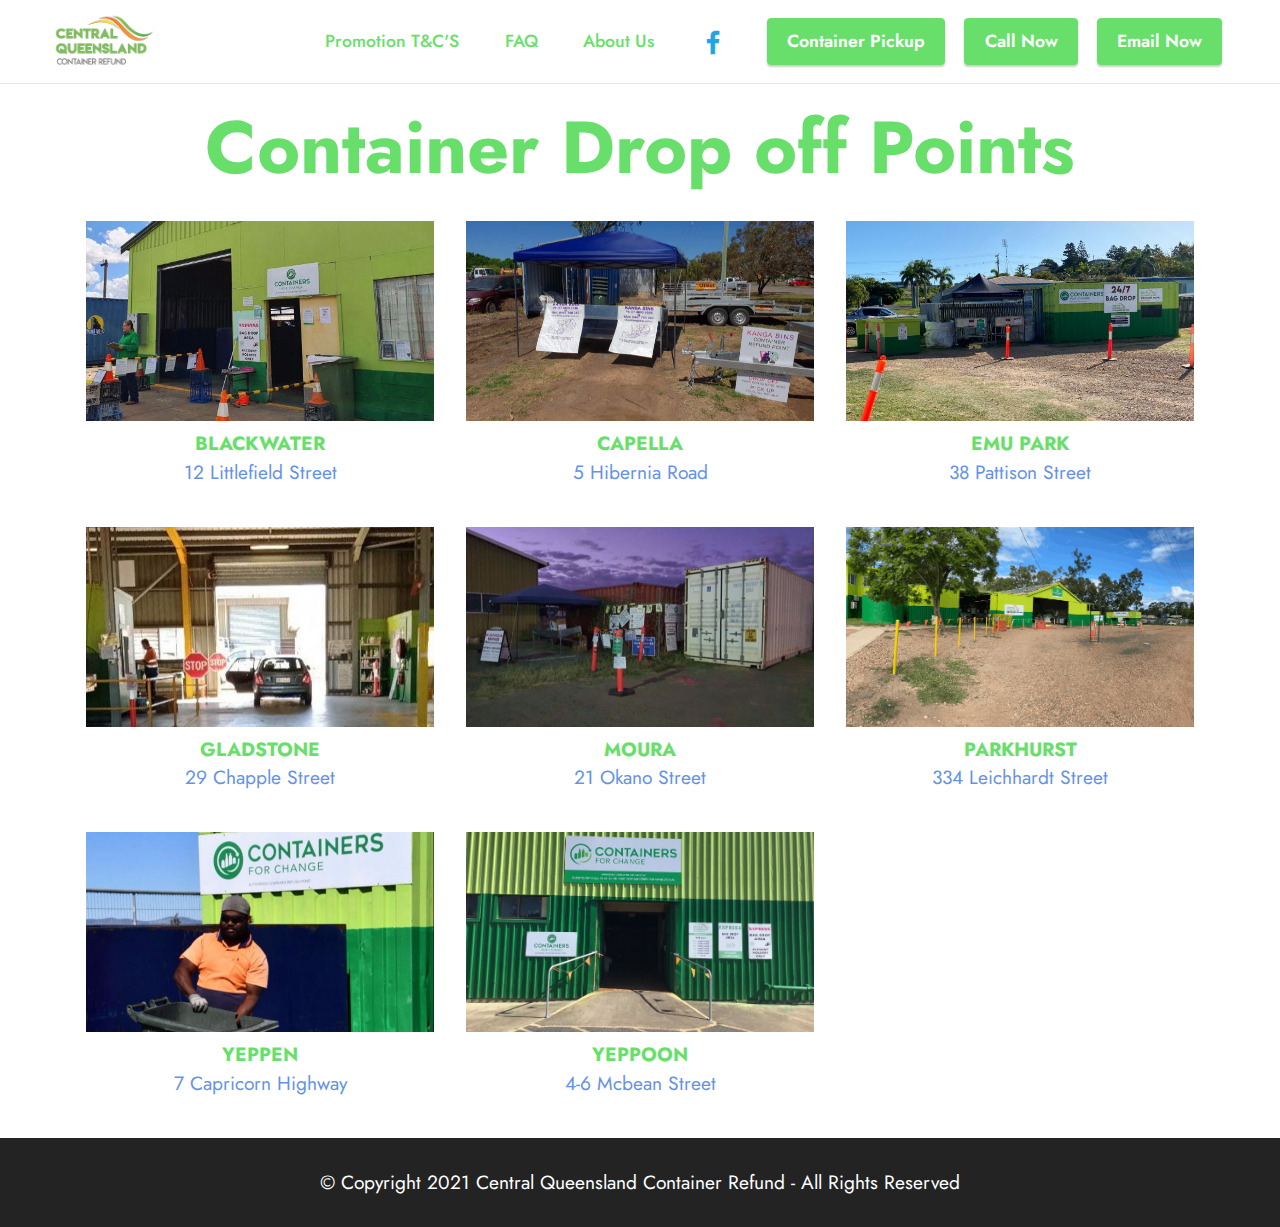
<file: index.html>
<!DOCTYPE html>
<html  >
<head>
  
  <meta charset="UTF-8">
  <meta http-equiv="X-UA-Compatible" content="IE=edge">
  
  <meta name="twitter:card" content="summary_large_image"/>
  <meta name="twitter:image:src" content="">
  <meta property="og:image" content="">
  <meta name="twitter:title" content="Home">
  <meta name="viewport" content="width=device-width, initial-scale=1, minimum-scale=1">
  <link rel="shortcut icon" href="assets/images/cqcr-logo-121x66.png" type="image/x-icon">
  <meta name="description" content="">
  
  
  <title>Home</title>
  <link rel="stylesheet" href="assets/web/assets/mobirise-icons2/mobirise2.css">
  <link rel="stylesheet" href="assets/bootstrap/css/bootstrap.min.css">
  <link rel="stylesheet" href="assets/bootstrap/css/bootstrap-grid.min.css">
  <link rel="stylesheet" href="assets/bootstrap/css/bootstrap-reboot.min.css">
  <link rel="stylesheet" href="assets/dropdown/css/style.css">
  <link rel="stylesheet" href="assets/socicon/css/styles.css">
  <link rel="stylesheet" href="assets/theme/css/style.css">
  <link rel="preload" href="https://fonts.googleapis.com/css?family=Jost:100,200,300,400,500,600,700,800,900,100i,200i,300i,400i,500i,600i,700i,800i,900i&display=swap" as="style" onload="this.onload=null;this.rel='stylesheet'">
  <noscript><link rel="stylesheet" href="https://fonts.googleapis.com/css?family=Jost:100,200,300,400,500,600,700,800,900,100i,200i,300i,400i,500i,600i,700i,800i,900i&display=swap"></noscript>
  <link rel="preload" as="style" href="assets/mobirise/css/mbr-additional.css"><link rel="stylesheet" href="assets/mobirise/css/mbr-additional.css" type="text/css">
  
  
  
  
</head>
<body>
  
  <section data-bs-version="5.1" class="menu cid-s48OLK6784" once="menu" id="menu1-h">
    
    <nav class="navbar navbar-dropdown navbar-fixed-top navbar-expand-lg">
        <div class="container-fluid">
            <div class="navbar-brand">
                <span class="navbar-logo">
                    <a href="index.html">
                        <img src="assets/images/cqcr-logo-121x66.png" alt="" style="height: 3.8rem;">
                    </a>
                </span>
                <span class="navbar-caption-wrap"><a class="navbar-caption text-success text-primary display-7" href="index.html"></a></span>
            </div>
            <button class="navbar-toggler" type="button" data-toggle="collapse" data-bs-toggle="collapse" data-target="#navbarSupportedContent" data-bs-target="#navbarSupportedContent" aria-controls="navbarNavAltMarkup" aria-expanded="false" aria-label="Toggle navigation">
                <div class="hamburger">
                    <span></span>
                    <span></span>
                    <span></span>
                    <span></span>
                </div>
            </button>
            <div class="collapse navbar-collapse" id="navbarSupportedContent">
                <ul class="navbar-nav nav-dropdown" data-app-modern-menu="true"><li class="nav-item"><a class="nav-link link text-success text-primary display-4" href="page13.html">Promotion T&amp;C'S</a></li><li class="nav-item"><a class="nav-link link text-success text-primary display-4" href="page2.html">FAQ</a></li>
                    <li class="nav-item"><a class="nav-link link text-success text-primary display-4" href="page1.html">About Us<br></a></li></ul>
                <div class="icons-menu">
                    <a class="iconfont-wrapper" href="https://www.facebook.com/centralqueenslandcontainerrefund" target="_blank">
                        <span class="p-2 mbr-iconfont socicon-facebook socicon"></span>
                    </a>
                    
                    
                    
                </div>
                <div class="navbar-buttons mbr-section-btn"><a class="btn btn-success display-4" href="https://share.hsforms.com/11Rwo7fbuSFWl30uOPgYI9Acisqj">Container Pickup</a> <a class="btn btn-success display-4" href="tel:4923 7435">Call Now</a> <a class="btn btn-success display-4" href="mailto:Infotech@kangabins.com.au">Email Now</a></div>
            </div>
        </div>
    </nav>

</section>

<section data-bs-version="5.1" class="gallery5 mbr-gallery cid-sIRsaLa6VS" id="gallery5-v">
    

    

    <div class="container">
        <div class="mbr-section-head">
            <h3 class="mbr-section-title mbr-fonts-style align-center m-0 display-1"><strong>Container Drop off Points</strong></h3>
            
        </div>
        <div class="row mbr-gallery mt-4">
            <div class="col-12 col-md-6 col-lg-4 item gallery-image active">
                <div class="item-wrapper" data-toggle="modal" data-bs-toggle="modal" data-target="#tcgGPQvCHz-modal" data-bs-target="#tcgGPQvCHz-modal">
                    <a href="page4.html"><img class="w-100" src="assets/images/blackwater-depot-564x336.jpg" alt="" data-slide-to="0" data-bs-slide-to="0" data-target="#lb-tcgGPQvCHz" data-bs-target="#lb-tcgGPQvCHz"></a>
                    <div class="icon-wrapper">
                        <span class="mobi-mbri mobi-mbri-search mbr-iconfont mbr-iconfont-btn"></span>
                    </div>
                </div>
                <h6 class="mbr-item-subtitle mbr-fonts-style align-center mb-2 mt-2 display-7"><strong>BLACKWATER</strong><br><a href="page4.html" class="text-primary">12 Littlefield Street</a></h6>
            </div><div class="col-12 col-md-6 col-lg-4 item gallery-image">
                <div class="item-wrapper" data-toggle="modal" data-bs-toggle="modal" data-target="#tcgGPQvCHz-modal" data-bs-target="#tcgGPQvCHz-modal">
                    <a href="page5.html"><img class="w-100" src="assets/images/capella-depot-675x391.jpg" alt="" data-slide-to="1" data-bs-slide-to="1" data-target="#lb-tcgGPQvCHz" data-bs-target="#lb-tcgGPQvCHz"></a>
                    <div class="icon-wrapper">
                        <span class="mobi-mbri mobi-mbri-search mbr-iconfont mbr-iconfont-btn"></span>
                    </div>
                </div>
                <h6 class="mbr-item-subtitle mbr-fonts-style align-center mb-2 mt-2 display-7"><strong>
                    CAPELLA</strong><br><a href="page5.html" class="text-primary">5 Hibernia Road</a></h6>
            </div><div class="col-12 col-md-6 col-lg-4 item gallery-image">
                <div class="item-wrapper" data-toggle="modal" data-bs-toggle="modal" data-target="#tcgGPQvCHz-modal" data-bs-target="#tcgGPQvCHz-modal">
                    <a href="page6.html"><img class="w-100" src="assets/images/emu-park-1-816x612.jpeg" alt="" data-slide-to="2" data-bs-slide-to="2" data-target="#lb-tcgGPQvCHz" data-bs-target="#lb-tcgGPQvCHz"></a>
                    <div class="icon-wrapper">
                        <span class="mobi-mbri mobi-mbri-search mbr-iconfont mbr-iconfont-btn"></span>
                    </div>
                </div>
                <h6 class="mbr-item-subtitle mbr-fonts-style align-center mb-2 mt-2 display-7"><strong>EMU PARK<br></strong><a href="page6.html" class="text-primary">38 Pattison Street</a></h6>
            </div><div class="col-12 col-md-6 col-lg-4 item gallery-image">
                <div class="item-wrapper" data-toggle="modal" data-bs-toggle="modal" data-target="#tcgGPQvCHz-modal" data-bs-target="#tcgGPQvCHz-modal">
                    <a href="page7.html"><img class="w-100" src="assets/images/gladstone-drive-through-468x765.jpeg" alt="" data-slide-to="3" data-bs-slide-to="3" data-target="#lb-tcgGPQvCHz" data-bs-target="#lb-tcgGPQvCHz"></a>
                    <div class="icon-wrapper">
                        <span class="mobi-mbri mobi-mbri-search mbr-iconfont mbr-iconfont-btn"></span>
                    </div>
                </div>
                <h6 class="mbr-item-subtitle mbr-fonts-style align-center mb-2 mt-2 display-7"><strong>GLADSTONE<br></strong><a href="page7.html" class="text-primary">29 Chapple Street</a></h6>
            </div><div class="col-12 col-md-6 col-lg-4 item gallery-image">
                <div class="item-wrapper" data-toggle="modal" data-bs-toggle="modal" data-target="#tcgGPQvCHz-modal" data-bs-target="#tcgGPQvCHz-modal">
                    <a href="page8.html"><img class="w-100" src="assets/images/moura-depot-671x394.jpg" alt="" data-slide-to="4" data-bs-slide-to="4" data-target="#lb-tcgGPQvCHz" data-bs-target="#lb-tcgGPQvCHz"></a>
                    <div class="icon-wrapper">
                        <span class="mobi-mbri mobi-mbri-search mbr-iconfont mbr-iconfont-btn"></span>
                    </div>
                </div>
                <h6 class="mbr-item-subtitle mbr-fonts-style align-center mb-2 mt-2 display-7"><strong>MOURA</strong><br><a href="page8.html" class="text-primary">21 Okano Street</a></h6>
            </div><div class="col-12 col-md-6 col-lg-4 item gallery-image">
                <div class="item-wrapper" data-toggle="modal" data-bs-toggle="modal" data-target="#tcgGPQvCHz-modal" data-bs-target="#tcgGPQvCHz-modal">
                    <a href="page9.html"><img class="w-100" src="assets/images/parkhurst-thumbnail-816x513.png" alt="" data-slide-to="5" data-bs-slide-to="5" data-target="#lb-tcgGPQvCHz" data-bs-target="#lb-tcgGPQvCHz"></a>
                    <div class="icon-wrapper">
                        <span class="mobi-mbri mobi-mbri-search mbr-iconfont mbr-iconfont-btn"></span>
                    </div>
                </div>
                <h6 class="mbr-item-subtitle mbr-fonts-style align-center mb-2 mt-2 display-7"><strong>PARKHURST</strong><br><a href="page9.html" class="text-primary">334 Leichhardt Street</a></h6>
            </div><div class="col-12 col-md-6 col-lg-4 item gallery-image">
                <div class="item-wrapper" data-toggle="modal" data-bs-toggle="modal" data-target="#tcgGPQvCHz-modal" data-bs-target="#tcgGPQvCHz-modal">
                    <a href="page11.html"><img class="w-100" src="assets/images/yeppen-depot-673x454.jpg" alt="" data-slide-to="6" data-bs-slide-to="6" data-target="#lb-tcgGPQvCHz" data-bs-target="#lb-tcgGPQvCHz"></a>
                    <div class="icon-wrapper">
                        <span class="mobi-mbri mobi-mbri-search mbr-iconfont mbr-iconfont-btn"></span>
                    </div>
                </div>
                <h6 class="mbr-item-subtitle mbr-fonts-style align-center mb-2 mt-2 display-7"><strong>YEPPEN</strong><br><a href="page11.html" class="text-primary">7 Capricorn Highway</a></h6>
            </div><div class="col-12 col-md-6 col-lg-4 item gallery-image">
                <div class="item-wrapper" data-toggle="modal" data-bs-toggle="modal" data-target="#tcgGPQvCHz-modal" data-bs-target="#tcgGPQvCHz-modal">
                    <a href="page12.html"><img class="w-100" src="assets/images/yeppoon-816x612.jpeg" alt="" data-slide-to="7" data-bs-slide-to="7" data-target="#lb-tcgGPQvCHz" data-bs-target="#lb-tcgGPQvCHz"></a>
                    <div class="icon-wrapper">
                        <span class="mobi-mbri mobi-mbri-search mbr-iconfont mbr-iconfont-btn"></span>
                    </div>
                </div>
                <h6 class="mbr-item-subtitle mbr-fonts-style align-center mb-2 mt-2 display-7"><strong>YEPPOON</strong><br><a href="page12.html" class="text-primary">4-6 Mcbean Street</a></h6>
            </div>
            
            
            
        </div>

        <div class="modal mbr-slider" tabindex="-1" role="dialog" aria-hidden="true" id="tcgGPQvCHz-modal">
            <div class="modal-dialog" role="document">
                <div class="modal-content">
                    <div class="modal-body">
                        <div class="carousel slide" id="lb-tcgGPQvCHz" data-interval="5000" data-bs-interval="5000">
                            <div class="carousel-inner">
                                <div class="carousel-item active">
                                    <img class="d-block w-100" src="assets/images/blackwater-depot-564x336.jpg" alt="">
                                </div><div class="carousel-item">
                                    <img class="d-block w-100" src="assets/images/capella-depot-675x391.jpg" alt="">
                                </div><div class="carousel-item">
                                    <img class="d-block w-100" src="assets/images/emu-park-1-816x612.jpeg" alt="">
                                </div><div class="carousel-item">
                                    <img class="d-block w-100" src="assets/images/gladstone-drive-through-468x765.jpeg" alt="">
                                </div><div class="carousel-item">
                                    <img class="d-block w-100" src="assets/images/moura-depot-671x394.jpg" alt="">
                                </div><div class="carousel-item">
                                    <img class="d-block w-100" src="assets/images/parkhurst-thumbnail-816x513.png" alt="">
                                </div><div class="carousel-item">
                                    <img class="d-block w-100" src="assets/images/yeppen-depot-673x454.jpg" alt="">
                                </div><div class="carousel-item">
                                    <img class="d-block w-100" src="assets/images/yeppoon-816x612.jpeg" alt="">
                                </div>
                                
                                
                                
                            </div>
                            <ol class="carousel-indicators">
                                <li data-slide-to="0" data-bs-slide-to="0" class="active" data-target="#lb-tcgGPQvCHz" data-bs-target="#lb-tcgGPQvCHz"></li><li data-slide-to="1" data-bs-slide-to="1" class="" data-target="#lb-tcgGPQvCHz" data-bs-target="#lb-tcgGPQvCHz"></li><li data-slide-to="2" data-bs-slide-to="2" class="" data-target="#lb-tcgGPQvCHz" data-bs-target="#lb-tcgGPQvCHz"></li><li data-slide-to="3" data-bs-slide-to="3" class="" data-target="#lb-tcgGPQvCHz" data-bs-target="#lb-tcgGPQvCHz"></li><li data-slide-to="4" data-bs-slide-to="4" class="" data-target="#lb-tcgGPQvCHz" data-bs-target="#lb-tcgGPQvCHz"></li><li data-slide-to="5" data-bs-slide-to="5" class="" data-target="#lb-tcgGPQvCHz" data-bs-target="#lb-tcgGPQvCHz"></li><li data-slide-to="6" data-bs-slide-to="6" class="" data-target="#lb-tcgGPQvCHz" data-bs-target="#lb-tcgGPQvCHz"></li><li data-slide-to="7" data-bs-slide-to="7" class="" data-target="#lb-tcgGPQvCHz" data-bs-target="#lb-tcgGPQvCHz"></li>
                                
                                
                                
                            </ol>
                            <a role="button" href="" class="close" data-dismiss="modal" data-bs-dismiss="modal" aria-label="Close">
                            </a>
                            <a class="carousel-control-prev carousel-control" role="button" data-slide="prev" data-bs-slide="prev" href="#lb-tcgGPQvCHz">
                                <span class="mobi-mbri mobi-mbri-arrow-prev" aria-hidden="true"></span>
                                <span class="sr-only visually-hidden">Previous</span>
                            </a>
                            <a class="carousel-control-next carousel-control" role="button" data-slide="next" data-bs-slide="next" href="#lb-tcgGPQvCHz">
                                <span class="mobi-mbri mobi-mbri-arrow-next" aria-hidden="true"></span>
                                <span class="sr-only visually-hidden">Next</span>
                            </a>
                        </div>
                    </div>
                </div>
            </div>
        </div>
    </div>
</section>

<section data-bs-version="5.1" class="footer7 cid-sKsWhwsxCc" once="footers" id="footer7-2s">

    

    

    <div class="container">
        <div class="media-container-row align-center mbr-white">
            <div class="col-12">
                <p class="mbr-text mb-0 mbr-fonts-style display-7">
                    © Copyright 2021 Central Queensland Container Refund - All Rights Reserved
                </p>
            </div>
        </div>
    </div>
</section>


<script src="assets/bootstrap/js/bootstrap.bundle.min.js"></script>
  <script src="assets/smoothscroll/smooth-scroll.js"></script>
  <script src="assets/ytplayer/index.js"></script>
  <script src="assets/dropdown/js/navbar-dropdown.js"></script>
  <script src="assets/theme/js/script.js"></script>
  
  
  
</body>
</html>
</file>
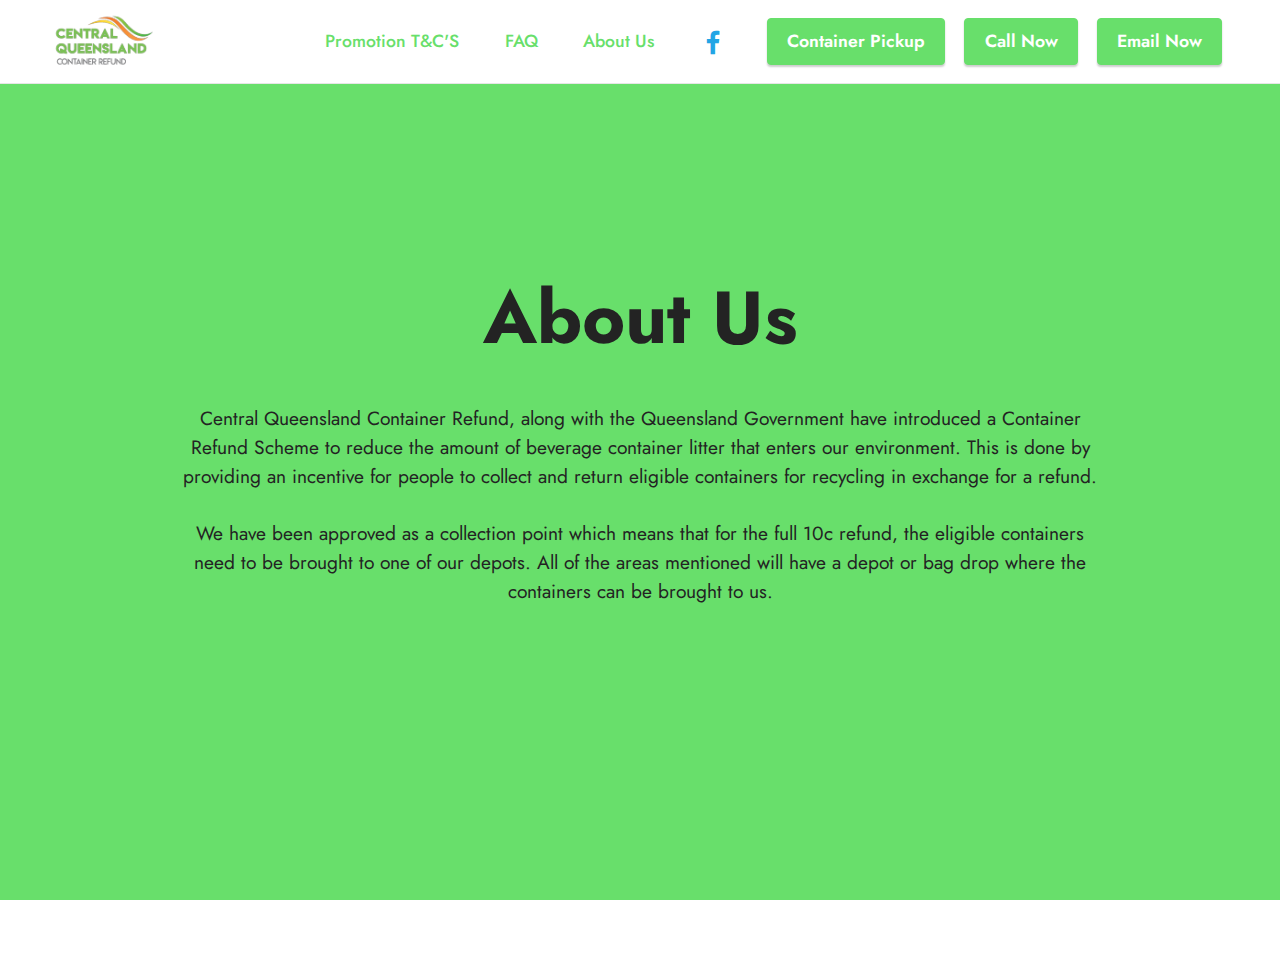
<file: page1.html>
<!DOCTYPE html>
<html  >
<head>
  
  <meta charset="UTF-8">
  <meta http-equiv="X-UA-Compatible" content="IE=edge">
  
  <meta name="twitter:card" content="summary_large_image"/>
  <meta name="twitter:image:src" content="">
  <meta property="og:image" content="">
  <meta name="twitter:title" content="About us">
  <meta name="viewport" content="width=device-width, initial-scale=1, minimum-scale=1">
  <link rel="shortcut icon" href="assets/images/cqcr-logo-121x66.png" type="image/x-icon">
  <meta name="description" content="">
  
  
  <title>About us</title>
  <link rel="stylesheet" href="assets/bootstrap/css/bootstrap.min.css">
  <link rel="stylesheet" href="assets/bootstrap/css/bootstrap-grid.min.css">
  <link rel="stylesheet" href="assets/bootstrap/css/bootstrap-reboot.min.css">
  <link rel="stylesheet" href="assets/dropdown/css/style.css">
  <link rel="stylesheet" href="assets/socicon/css/styles.css">
  <link rel="stylesheet" href="assets/theme/css/style.css">
  <link rel="preload" href="https://fonts.googleapis.com/css?family=Jost:100,200,300,400,500,600,700,800,900,100i,200i,300i,400i,500i,600i,700i,800i,900i&display=swap" as="style" onload="this.onload=null;this.rel='stylesheet'">
  <noscript><link rel="stylesheet" href="https://fonts.googleapis.com/css?family=Jost:100,200,300,400,500,600,700,800,900,100i,200i,300i,400i,500i,600i,700i,800i,900i&display=swap"></noscript>
  <link rel="preload" as="style" href="assets/mobirise/css/mbr-additional.css"><link rel="stylesheet" href="assets/mobirise/css/mbr-additional.css" type="text/css">
  
  
  
  
</head>
<body>
  
  <section data-bs-version="5.1" class="header13 cid-sIRwahR47E mbr-fullscreen" id="header13-15">

    

    

    <div class="align-center container">
        <div class="row justify-content-center">
            <div class="col-12 col-lg-10">
                <h1 class="mbr-section-title mbr-fonts-style mb-3 display-1"><strong>About Us</strong></h1>
                
                <p class="mbr-text mbr-fonts-style mb-3 display-7"><br>Central Queensland Container Refund, along with the Queensland Government have introduced a Container Refund Scheme to reduce the amount of beverage container litter that enters our environment. This is done by providing an incentive for people to collect and return eligible containers for recycling in exchange for a refund.
<br>
<br>We have been approved as a collection point which means that for the full 10c refund, the eligible containers need to be brought to one of our depots. All of the areas mentioned will have a depot or bag drop where the containers can be brought to us.</p>
                
                
            </div>
        </div>
    </div>
</section>

<section data-bs-version="5.1" class="menu cid-sIRvTmhQGt" once="menu" id="menu1-x">
    
    <nav class="navbar navbar-dropdown navbar-fixed-top navbar-expand-lg">
        <div class="container-fluid">
            <div class="navbar-brand">
                <span class="navbar-logo">
                    <a href="index.html">
                        <img src="assets/images/cqcr-logo-121x66.png" alt="" style="height: 3.8rem;">
                    </a>
                </span>
                <span class="navbar-caption-wrap"><a class="navbar-caption text-success text-primary display-7" href="index.html"></a></span>
            </div>
            <button class="navbar-toggler" type="button" data-toggle="collapse" data-bs-toggle="collapse" data-target="#navbarSupportedContent" data-bs-target="#navbarSupportedContent" aria-controls="navbarNavAltMarkup" aria-expanded="false" aria-label="Toggle navigation">
                <div class="hamburger">
                    <span></span>
                    <span></span>
                    <span></span>
                    <span></span>
                </div>
            </button>
            <div class="collapse navbar-collapse" id="navbarSupportedContent">
                <ul class="navbar-nav nav-dropdown" data-app-modern-menu="true"><li class="nav-item"><a class="nav-link link text-success text-primary display-4" href="page13.html">Promotion T&amp;C'S</a></li><li class="nav-item"><a class="nav-link link text-success text-primary display-4" href="page2.html">FAQ</a></li>
                    <li class="nav-item"><a class="nav-link link text-success text-primary display-4" href="page1.html">About Us<br></a></li></ul>
                <div class="icons-menu">
                    <a class="iconfont-wrapper" href="https://www.facebook.com/centralqueenslandcontainerrefund" target="_blank">
                        <span class="p-2 mbr-iconfont socicon-facebook socicon"></span>
                    </a>
                    
                    
                    
                </div>
                <div class="navbar-buttons mbr-section-btn"><a class="btn btn-success display-4" href="https://share.hsforms.com/11Rwo7fbuSFWl30uOPgYI9Acisqj">Container Pickup</a> <a class="btn btn-success display-4" href="tel:4923 7435">Call Now</a> <a class="btn btn-success display-4" href="mailto:Infotech@kangabins.com.au">Email Now</a></div>
            </div>
        </div>
    </nav>

</section>


<script src="assets/bootstrap/js/bootstrap.bundle.min.js"></script>
  <script src="assets/smoothscroll/smooth-scroll.js"></script>
  <script src="assets/ytplayer/index.js"></script>
  <script src="assets/dropdown/js/navbar-dropdown.js"></script>
  <script src="assets/theme/js/script.js"></script>
  
  
  
</body>
</html>
</file>
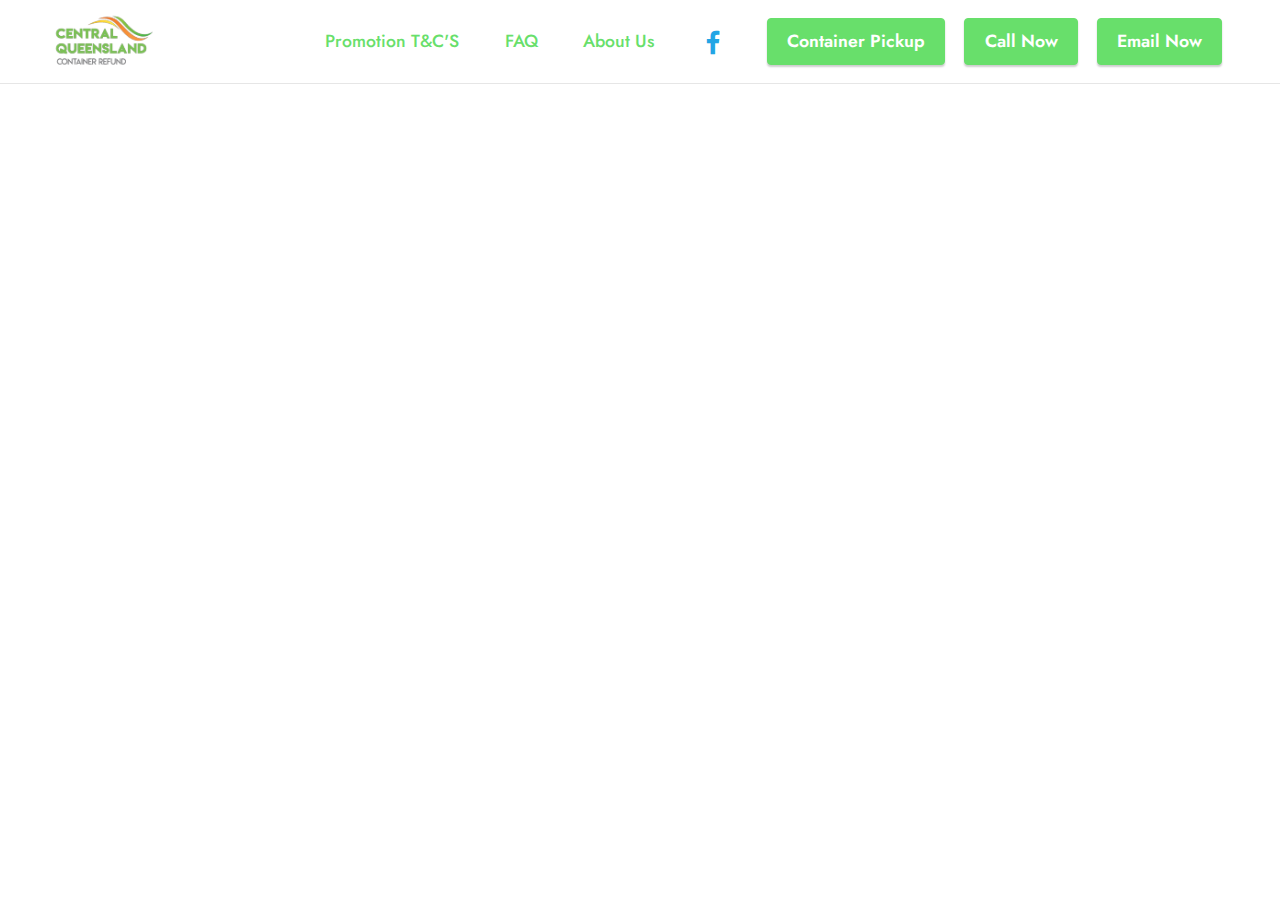
<file: page10.html>
<!DOCTYPE html>
<html  >
<head>
  
  <meta charset="UTF-8">
  <meta http-equiv="X-UA-Compatible" content="IE=edge">
  
  <meta name="twitter:card" content="summary_large_image"/>
  <meta name="twitter:image:src" content="">
  <meta property="og:image" content="">
  <meta name="twitter:title" content="Springsure">
  <meta name="viewport" content="width=device-width, initial-scale=1, minimum-scale=1">
  <link rel="shortcut icon" href="assets/images/cqcr-logo-121x66.png" type="image/x-icon">
  <meta name="description" content="">
  
  
  <title>Springsure</title>
  <link rel="stylesheet" href="assets/bootstrap/css/bootstrap.min.css">
  <link rel="stylesheet" href="assets/bootstrap/css/bootstrap-grid.min.css">
  <link rel="stylesheet" href="assets/bootstrap/css/bootstrap-reboot.min.css">
  <link rel="stylesheet" href="assets/dropdown/css/style.css">
  <link rel="stylesheet" href="assets/socicon/css/styles.css">
  <link rel="stylesheet" href="assets/theme/css/style.css">
  <link rel="preload" href="https://fonts.googleapis.com/css?family=Jost:100,200,300,400,500,600,700,800,900,100i,200i,300i,400i,500i,600i,700i,800i,900i&display=swap" as="style" onload="this.onload=null;this.rel='stylesheet'">
  <noscript><link rel="stylesheet" href="https://fonts.googleapis.com/css?family=Jost:100,200,300,400,500,600,700,800,900,100i,200i,300i,400i,500i,600i,700i,800i,900i&display=swap"></noscript>
  <link rel="preload" as="style" href="assets/mobirise/css/mbr-additional.css"><link rel="stylesheet" href="assets/mobirise/css/mbr-additional.css" type="text/css">
  
  
  
  
</head>
<body>
  
  <section data-bs-version="5.1" class="menu cid-sIRBnj73iD" once="menu" id="menu1-1u">
    
    <nav class="navbar navbar-dropdown navbar-fixed-top navbar-expand-lg">
        <div class="container-fluid">
            <div class="navbar-brand">
                <span class="navbar-logo">
                    <a href="index.html">
                        <img src="assets/images/cqcr-logo-121x66.png" alt="" style="height: 3.8rem;">
                    </a>
                </span>
                <span class="navbar-caption-wrap"><a class="navbar-caption text-success text-primary display-7" href="index.html"></a></span>
            </div>
            <button class="navbar-toggler" type="button" data-toggle="collapse" data-bs-toggle="collapse" data-target="#navbarSupportedContent" data-bs-target="#navbarSupportedContent" aria-controls="navbarNavAltMarkup" aria-expanded="false" aria-label="Toggle navigation">
                <div class="hamburger">
                    <span></span>
                    <span></span>
                    <span></span>
                    <span></span>
                </div>
            </button>
            <div class="collapse navbar-collapse" id="navbarSupportedContent">
                <ul class="navbar-nav nav-dropdown" data-app-modern-menu="true"><li class="nav-item"><a class="nav-link link text-success text-primary display-4" href="page13.html">Promotion T&amp;C'S</a></li><li class="nav-item"><a class="nav-link link text-success text-primary display-4" href="page2.html">FAQ</a></li>
                    <li class="nav-item"><a class="nav-link link text-success text-primary display-4" href="page1.html">About Us<br></a></li></ul>
                <div class="icons-menu">
                    <a class="iconfont-wrapper" href="https://www.facebook.com/centralqueenslandcontainerrefund" target="_blank">
                        <span class="p-2 mbr-iconfont socicon-facebook socicon"></span>
                    </a>
                    
                    
                    
                </div>
                <div class="navbar-buttons mbr-section-btn"><a class="btn btn-success display-4" href="https://share.hsforms.com/11Rwo7fbuSFWl30uOPgYI9Acisqj">Container Pickup</a> <a class="btn btn-success display-4" href="tel:4923 7435">Call Now</a> <a class="btn btn-success display-4" href="mailto:Infotech@kangabins.com.au">Email Now</a></div>
            </div>
        </div>
    </nav>

</section>

<section data-bs-version="5.1" class="map2 cid-sIRBnjEx5v" id="map2-1v">
    
    
    <div>
        
        <div class="google-map"></div>
    </div>
</section>


<script src="assets/bootstrap/js/bootstrap.bundle.min.js"></script>
  <script src="assets/smoothscroll/smooth-scroll.js"></script>
  <script src="assets/ytplayer/index.js"></script>
  <script src="assets/dropdown/js/navbar-dropdown.js"></script>
  <script src="assets/theme/js/script.js"></script>
  
  
  
</body>
</html>
</file>
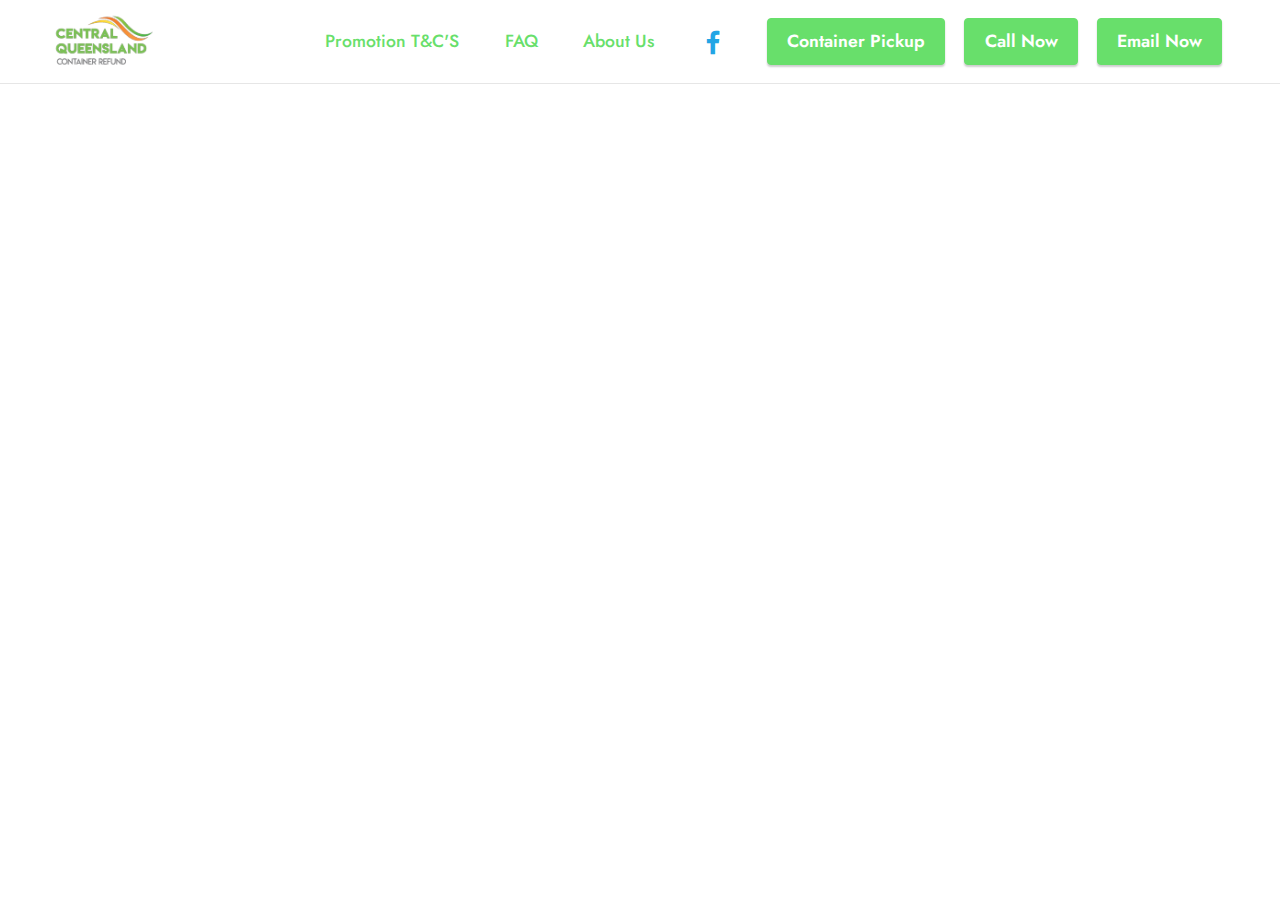
<file: page11.html>
<!DOCTYPE html>
<html  >
<head>
  
  <meta charset="UTF-8">
  <meta http-equiv="X-UA-Compatible" content="IE=edge">
  
  <meta name="twitter:card" content="summary_large_image"/>
  <meta name="twitter:image:src" content="">
  <meta property="og:image" content="">
  <meta name="twitter:title" content="Yeppen">
  <meta name="viewport" content="width=device-width, initial-scale=1, minimum-scale=1">
  <link rel="shortcut icon" href="assets/images/cqcr-logo-121x66.png" type="image/x-icon">
  <meta name="description" content="">
  
  
  <title>Yeppen</title>
  <link rel="stylesheet" href="assets/bootstrap/css/bootstrap.min.css">
  <link rel="stylesheet" href="assets/bootstrap/css/bootstrap-grid.min.css">
  <link rel="stylesheet" href="assets/bootstrap/css/bootstrap-reboot.min.css">
  <link rel="stylesheet" href="assets/dropdown/css/style.css">
  <link rel="stylesheet" href="assets/socicon/css/styles.css">
  <link rel="stylesheet" href="assets/theme/css/style.css">
  <link rel="preload" href="https://fonts.googleapis.com/css?family=Jost:100,200,300,400,500,600,700,800,900,100i,200i,300i,400i,500i,600i,700i,800i,900i&display=swap" as="style" onload="this.onload=null;this.rel='stylesheet'">
  <noscript><link rel="stylesheet" href="https://fonts.googleapis.com/css?family=Jost:100,200,300,400,500,600,700,800,900,100i,200i,300i,400i,500i,600i,700i,800i,900i&display=swap"></noscript>
  <link rel="preload" as="style" href="assets/mobirise/css/mbr-additional.css"><link rel="stylesheet" href="assets/mobirise/css/mbr-additional.css" type="text/css">
  
  
  
  
</head>
<body>
  
  <section data-bs-version="5.1" class="menu cid-sIRBsxAPBq" once="menu" id="menu1-1x">
    
    <nav class="navbar navbar-dropdown navbar-fixed-top navbar-expand-lg">
        <div class="container-fluid">
            <div class="navbar-brand">
                <span class="navbar-logo">
                    <a href="index.html">
                        <img src="assets/images/cqcr-logo-121x66.png" alt="" style="height: 3.8rem;">
                    </a>
                </span>
                <span class="navbar-caption-wrap"><a class="navbar-caption text-success text-primary display-7" href="index.html"></a></span>
            </div>
            <button class="navbar-toggler" type="button" data-toggle="collapse" data-bs-toggle="collapse" data-target="#navbarSupportedContent" data-bs-target="#navbarSupportedContent" aria-controls="navbarNavAltMarkup" aria-expanded="false" aria-label="Toggle navigation">
                <div class="hamburger">
                    <span></span>
                    <span></span>
                    <span></span>
                    <span></span>
                </div>
            </button>
            <div class="collapse navbar-collapse" id="navbarSupportedContent">
                <ul class="navbar-nav nav-dropdown" data-app-modern-menu="true"><li class="nav-item"><a class="nav-link link text-success text-primary display-4" href="page13.html">Promotion T&amp;C'S</a></li><li class="nav-item"><a class="nav-link link text-success text-primary display-4" href="page2.html">FAQ</a></li>
                    <li class="nav-item"><a class="nav-link link text-success text-primary display-4" href="page1.html">About Us<br></a></li></ul>
                <div class="icons-menu">
                    <a class="iconfont-wrapper" href="https://www.facebook.com/centralqueenslandcontainerrefund" target="_blank">
                        <span class="p-2 mbr-iconfont socicon-facebook socicon"></span>
                    </a>
                    
                    
                    
                </div>
                <div class="navbar-buttons mbr-section-btn"><a class="btn btn-success display-4" href="https://share.hsforms.com/11Rwo7fbuSFWl30uOPgYI9Acisqj">Container Pickup</a> <a class="btn btn-success display-4" href="tel:4923 7435">Call Now</a> <a class="btn btn-success display-4" href="mailto:Infotech@kangabins.com.au">Email Now</a></div>
            </div>
        </div>
    </nav>

</section>

<section data-bs-version="5.1" class="map2 cid-sIRBsy7ybH" id="map2-1y">
    
    
    <div>
        
        <div class="google-map"><iframe frameborder="0" style="border:0" src="https://www.google.com/maps/embed/v1/place?key=AIzaSyCZI5F_k6S1k46ujh0SNrapM89f7mJxd30&amp;q=YEPPEN7 Capricorn Highway" allowfullscreen=""></iframe></div>
    </div>
</section>


<script src="assets/bootstrap/js/bootstrap.bundle.min.js"></script>
  <script src="assets/smoothscroll/smooth-scroll.js"></script>
  <script src="assets/ytplayer/index.js"></script>
  <script src="assets/dropdown/js/navbar-dropdown.js"></script>
  <script src="assets/theme/js/script.js"></script>
  
  
  
</body>
</html>
</file>
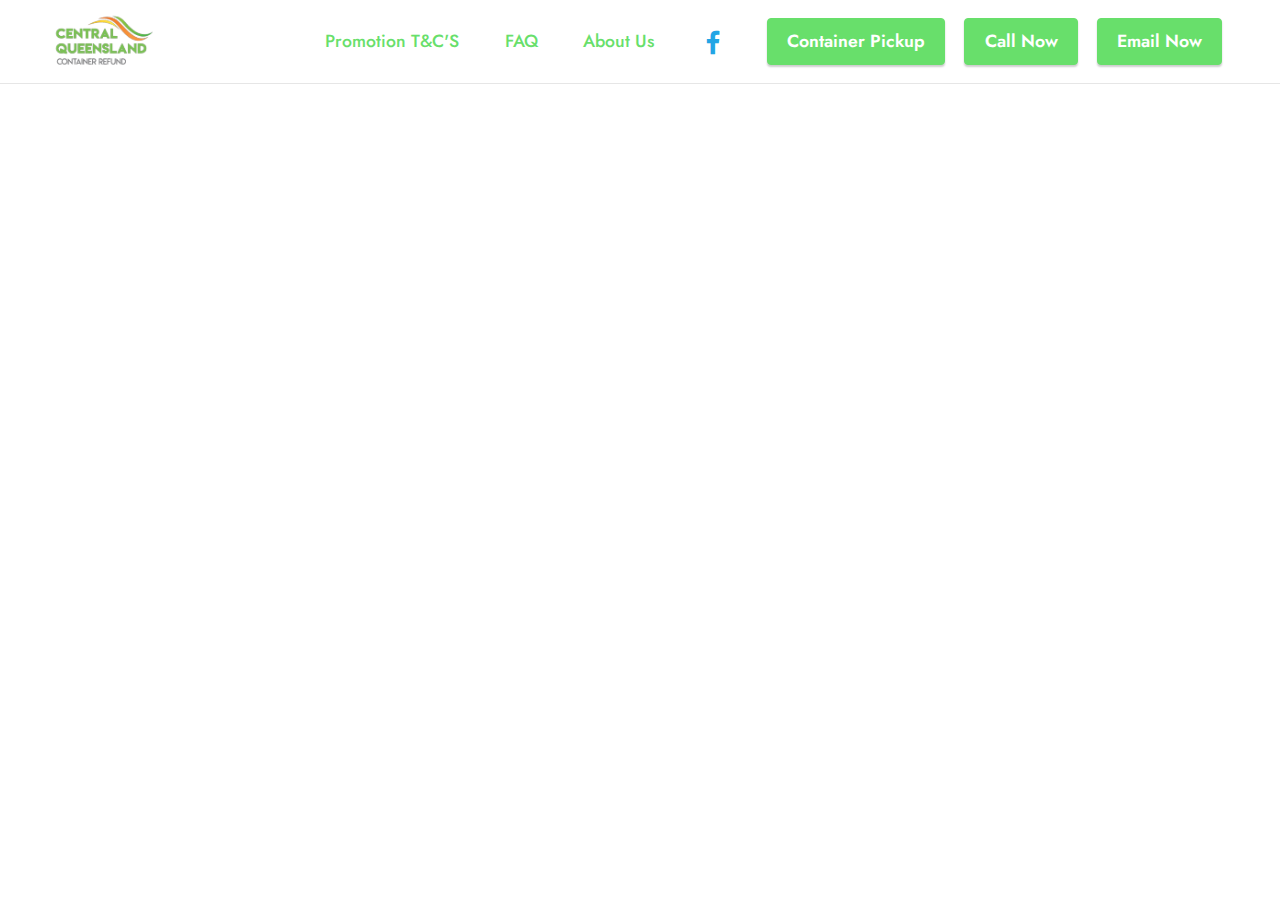
<file: page12.html>
<!DOCTYPE html>
<html  >
<head>
  
  <meta charset="UTF-8">
  <meta http-equiv="X-UA-Compatible" content="IE=edge">
  
  <meta name="twitter:card" content="summary_large_image"/>
  <meta name="twitter:image:src" content="">
  <meta property="og:image" content="">
  <meta name="twitter:title" content="Yeppoon">
  <meta name="viewport" content="width=device-width, initial-scale=1, minimum-scale=1">
  <link rel="shortcut icon" href="assets/images/cqcr-logo-121x66.png" type="image/x-icon">
  <meta name="description" content="">
  
  
  <title>Yeppoon</title>
  <link rel="stylesheet" href="assets/bootstrap/css/bootstrap.min.css">
  <link rel="stylesheet" href="assets/bootstrap/css/bootstrap-grid.min.css">
  <link rel="stylesheet" href="assets/bootstrap/css/bootstrap-reboot.min.css">
  <link rel="stylesheet" href="assets/dropdown/css/style.css">
  <link rel="stylesheet" href="assets/socicon/css/styles.css">
  <link rel="stylesheet" href="assets/theme/css/style.css">
  <link rel="preload" href="https://fonts.googleapis.com/css?family=Jost:100,200,300,400,500,600,700,800,900,100i,200i,300i,400i,500i,600i,700i,800i,900i&display=swap" as="style" onload="this.onload=null;this.rel='stylesheet'">
  <noscript><link rel="stylesheet" href="https://fonts.googleapis.com/css?family=Jost:100,200,300,400,500,600,700,800,900,100i,200i,300i,400i,500i,600i,700i,800i,900i&display=swap"></noscript>
  <link rel="preload" as="style" href="assets/mobirise/css/mbr-additional.css"><link rel="stylesheet" href="assets/mobirise/css/mbr-additional.css" type="text/css">
  
  
  
  
</head>
<body>
  
  <section data-bs-version="5.1" class="menu cid-sIRBDkeqIc" once="menu" id="menu1-20">
    
    <nav class="navbar navbar-dropdown navbar-fixed-top navbar-expand-lg">
        <div class="container-fluid">
            <div class="navbar-brand">
                <span class="navbar-logo">
                    <a href="index.html">
                        <img src="assets/images/cqcr-logo-121x66.png" alt="" style="height: 3.8rem;">
                    </a>
                </span>
                <span class="navbar-caption-wrap"><a class="navbar-caption text-success text-primary display-7" href="index.html"></a></span>
            </div>
            <button class="navbar-toggler" type="button" data-toggle="collapse" data-bs-toggle="collapse" data-target="#navbarSupportedContent" data-bs-target="#navbarSupportedContent" aria-controls="navbarNavAltMarkup" aria-expanded="false" aria-label="Toggle navigation">
                <div class="hamburger">
                    <span></span>
                    <span></span>
                    <span></span>
                    <span></span>
                </div>
            </button>
            <div class="collapse navbar-collapse" id="navbarSupportedContent">
                <ul class="navbar-nav nav-dropdown" data-app-modern-menu="true"><li class="nav-item"><a class="nav-link link text-success text-primary display-4" href="page13.html">Promotion T&amp;C'S</a></li><li class="nav-item"><a class="nav-link link text-success text-primary display-4" href="page2.html">FAQ</a></li>
                    <li class="nav-item"><a class="nav-link link text-success text-primary display-4" href="page1.html">About Us<br></a></li></ul>
                <div class="icons-menu">
                    <a class="iconfont-wrapper" href="https://www.facebook.com/centralqueenslandcontainerrefund" target="_blank">
                        <span class="p-2 mbr-iconfont socicon-facebook socicon"></span>
                    </a>
                    
                    
                    
                </div>
                <div class="navbar-buttons mbr-section-btn"><a class="btn btn-success display-4" href="https://share.hsforms.com/11Rwo7fbuSFWl30uOPgYI9Acisqj">Container Pickup</a> <a class="btn btn-success display-4" href="tel:4923 7435">Call Now</a> <a class="btn btn-success display-4" href="mailto:Infotech@kangabins.com.au">Email Now</a></div>
            </div>
        </div>
    </nav>

</section>

<section data-bs-version="5.1" class="map2 cid-sIRBDkL8hT" id="map2-21">
    
    
    <div>
        
        <div class="google-map"><iframe frameborder="0" style="border:0" src="https://www.google.com/maps/embed/v1/place?key=AIzaSyDk89J4FSunMF33ruMVWJaJht_Ro0kvoXs&amp;q=YEPPOON 4-6 Mcbean Street" allowfullscreen=""></iframe></div>
    </div>
</section>


<script src="assets/bootstrap/js/bootstrap.bundle.min.js"></script>
  <script src="assets/smoothscroll/smooth-scroll.js"></script>
  <script src="assets/ytplayer/index.js"></script>
  <script src="assets/dropdown/js/navbar-dropdown.js"></script>
  <script src="assets/theme/js/script.js"></script>
  
  
  
</body>
</html>
</file>
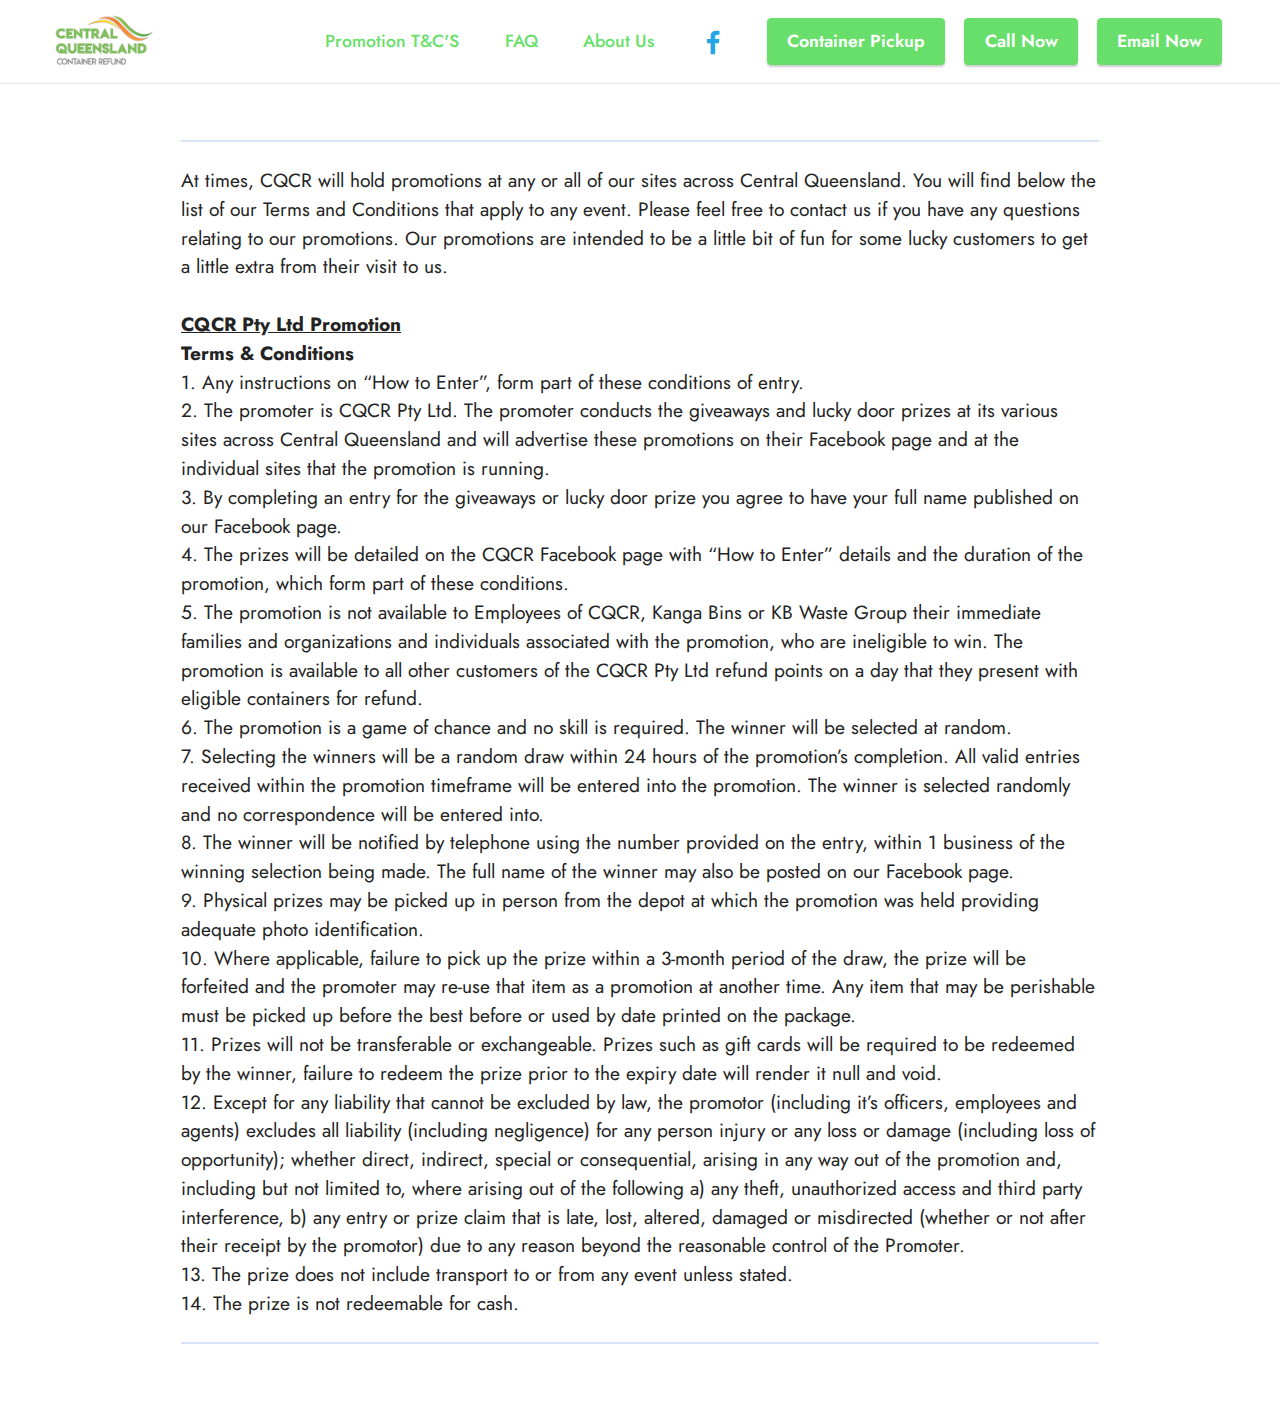
<file: page13.html>
<!DOCTYPE html>
<html  >
<head>
  
  <meta charset="UTF-8">
  <meta http-equiv="X-UA-Compatible" content="IE=edge">
  
  <meta name="twitter:card" content="summary_large_image"/>
  <meta name="twitter:image:src" content="">
  <meta property="og:image" content="">
  <meta name="twitter:title" content="T&amp;C's">
  <meta name="viewport" content="width=device-width, initial-scale=1, minimum-scale=1">
  <link rel="shortcut icon" href="assets/images/cqcr-logo-121x66.png" type="image/x-icon">
  <meta name="description" content="">
  
  
  <title>T&amp;C's</title>
  <link rel="stylesheet" href="assets/bootstrap/css/bootstrap.min.css">
  <link rel="stylesheet" href="assets/bootstrap/css/bootstrap-grid.min.css">
  <link rel="stylesheet" href="assets/bootstrap/css/bootstrap-reboot.min.css">
  <link rel="stylesheet" href="assets/dropdown/css/style.css">
  <link rel="stylesheet" href="assets/socicon/css/styles.css">
  <link rel="stylesheet" href="assets/theme/css/style.css">
  <link rel="preload" href="https://fonts.googleapis.com/css?family=Jost:100,200,300,400,500,600,700,800,900,100i,200i,300i,400i,500i,600i,700i,800i,900i&display=swap" as="style" onload="this.onload=null;this.rel='stylesheet'">
  <noscript><link rel="stylesheet" href="https://fonts.googleapis.com/css?family=Jost:100,200,300,400,500,600,700,800,900,100i,200i,300i,400i,500i,600i,700i,800i,900i&display=swap"></noscript>
  <link rel="preload" as="style" href="assets/mobirise/css/mbr-additional.css"><link rel="stylesheet" href="assets/mobirise/css/mbr-additional.css" type="text/css">
  
  
  
  
</head>
<body>
  
  <section data-bs-version="5.1" class="menu cid-t0MNmUCRhx" once="menu" id="menu1-37">
    
    <nav class="navbar navbar-dropdown navbar-fixed-top navbar-expand-lg">
        <div class="container-fluid">
            <div class="navbar-brand">
                <span class="navbar-logo">
                    <a href="index.html">
                        <img src="assets/images/cqcr-logo-121x66.png" alt="" style="height: 3.8rem;">
                    </a>
                </span>
                <span class="navbar-caption-wrap"><a class="navbar-caption text-success text-primary display-7" href="index.html"></a></span>
            </div>
            <button class="navbar-toggler" type="button" data-toggle="collapse" data-bs-toggle="collapse" data-target="#navbarSupportedContent" data-bs-target="#navbarSupportedContent" aria-controls="navbarNavAltMarkup" aria-expanded="false" aria-label="Toggle navigation">
                <div class="hamburger">
                    <span></span>
                    <span></span>
                    <span></span>
                    <span></span>
                </div>
            </button>
            <div class="collapse navbar-collapse" id="navbarSupportedContent">
                <ul class="navbar-nav nav-dropdown" data-app-modern-menu="true"><li class="nav-item"><a class="nav-link link text-success text-primary display-4" href="page13.html">Promotion T&amp;C'S</a></li><li class="nav-item"><a class="nav-link link text-success text-primary display-4" href="page2.html">FAQ</a></li>
                    <li class="nav-item"><a class="nav-link link text-success text-primary display-4" href="page1.html">About Us<br></a></li></ul>
                <div class="icons-menu">
                    <a class="iconfont-wrapper" href="https://www.facebook.com/centralqueenslandcontainerrefund" target="_blank">
                        <span class="p-2 mbr-iconfont socicon-facebook socicon"></span>
                    </a>
                    
                    
                    
                </div>
                <div class="navbar-buttons mbr-section-btn"><a class="btn btn-success display-4" href="https://share.hsforms.com/11Rwo7fbuSFWl30uOPgYI9Acisqj">Container Pickup</a> <a class="btn btn-success display-4" href="tel:4923 7435">Call Now</a> <a class="btn btn-success display-4" href="mailto:Infotech@kangabins.com.au">Email Now</a></div>
            </div>
        </div>
    </nav>

</section>

<section data-bs-version="5.1" class="content6 cid-t0MO4JSQrr" id="content6-3b">
    
    <div class="container">
        <div class="row justify-content-center">
            <div class="col-md-12 col-lg-10">
                <hr class="line">
                <p class="mbr-text align-center mbr-fonts-style my-4 display-7">At times, CQCR will hold promotions at any or all of our sites across Central Queensland. You will find below the list of our Terms and Conditions that apply to any event. Please feel free to contact us if you have any questions relating to our promotions. Our promotions are intended to be a little bit of fun for some lucky customers to get a little extra from their visit to us. 
<br>
<br><strong><u>CQCR Pty Ltd Promotion
</u></strong><br><strong>Terms &amp; Conditions
</strong><br>1.	Any instructions on “How to Enter”, form part of these conditions of entry. 
<br>2.	The promoter is CQCR Pty Ltd. The promoter conducts the giveaways and lucky door prizes at its various sites across Central Queensland and will advertise these promotions on their Facebook page and at the individual sites that the promotion is running. 
<br>3.	By completing an entry for the giveaways or lucky door prize you agree to have your full name published on our Facebook page. 
<br>4.	The prizes will be detailed on the CQCR Facebook page with “How to Enter” details and the duration of the promotion, which form part of these conditions. 
<br>5.	The promotion is not available to Employees of CQCR, Kanga Bins or KB Waste Group their immediate families and organizations and individuals associated with the promotion, who are ineligible to win. The promotion is available to all other customers of the CQCR Pty Ltd refund points on a day that they present with eligible containers for refund. 
<br>6.	The promotion is a game of chance and no skill is required. The winner will be selected at random. 
<br>7.	Selecting the winners will be a random draw within 24 hours of the promotion’s completion. All valid entries received within the promotion timeframe will be entered into the promotion. The winner is selected randomly and no correspondence will be entered into. 
<br>8.	The winner will be notified by telephone using the number provided on the entry, within 1 business of the winning selection being made. The full name of the winner may also be posted on our Facebook page. 
<br>9.	Physical prizes may be picked up in person from the depot at which the promotion was held providing adequate photo identification. 
<br>10.	Where applicable, failure to pick up the prize within a 3-month period of the draw, the prize will be forfeited and the promoter may re-use that item as a promotion at another time. Any item that may be perishable must be picked up before the best before or used by date printed on the package. 
<br>11.	Prizes will not be transferable or exchangeable. Prizes such as gift cards will be required to be redeemed by the winner, failure to redeem the prize prior to the expiry date will render it null and void. 
<br>12.	Except for any liability that cannot be excluded by law, the promotor (including it’s officers, employees and agents) excludes all liability (including negligence) for any person injury or any loss or damage (including loss of opportunity); whether direct, indirect, special or consequential, arising in any way out of the promotion and, including but not limited to, where arising out of the following a) any theft, unauthorized access and third party interference, b) any entry or prize claim that is late, lost, altered, damaged or misdirected (whether or not after their receipt by the promotor) due to any reason beyond the reasonable control of the Promoter. 
<br>13.	The prize does not include transport to or from any event unless stated. 
<br>14.	The prize is not redeemable for cash.&nbsp;&nbsp;<br></p>
                <hr class="line">
            </div>
        </div>
    </div>
</section>


<script src="assets/bootstrap/js/bootstrap.bundle.min.js"></script>
  <script src="assets/smoothscroll/smooth-scroll.js"></script>
  <script src="assets/ytplayer/index.js"></script>
  <script src="assets/dropdown/js/navbar-dropdown.js"></script>
  <script src="assets/theme/js/script.js"></script>
  
  
  
</body>
</html>
</file>
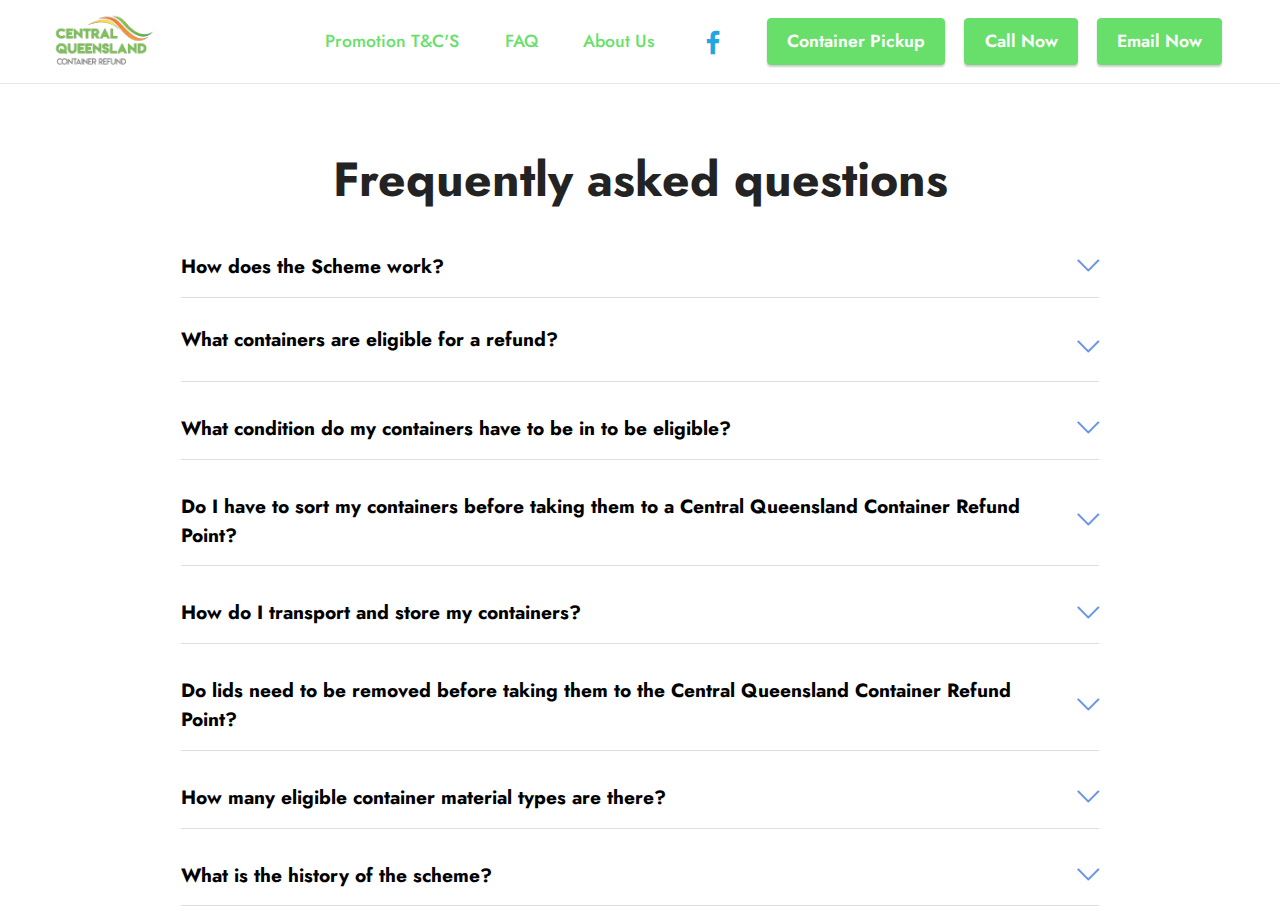
<file: page2.html>
<!DOCTYPE html>
<html  >
<head>
  
  <meta charset="UTF-8">
  <meta http-equiv="X-UA-Compatible" content="IE=edge">
  
  <meta name="twitter:card" content="summary_large_image"/>
  <meta name="twitter:image:src" content="">
  <meta property="og:image" content="">
  <meta name="twitter:title" content="Faq">
  <meta name="viewport" content="width=device-width, initial-scale=1, minimum-scale=1">
  <link rel="shortcut icon" href="assets/images/cqcr-logo-121x66.png" type="image/x-icon">
  <meta name="description" content="">
  
  
  <title>Faq</title>
  <link rel="stylesheet" href="assets/web/assets/mobirise-icons2/mobirise2.css">
  <link rel="stylesheet" href="assets/web/assets/mobirise-icons/mobirise-icons.css">
  <link rel="stylesheet" href="assets/bootstrap/css/bootstrap.min.css">
  <link rel="stylesheet" href="assets/bootstrap/css/bootstrap-grid.min.css">
  <link rel="stylesheet" href="assets/bootstrap/css/bootstrap-reboot.min.css">
  <link rel="stylesheet" href="assets/dropdown/css/style.css">
  <link rel="stylesheet" href="assets/socicon/css/styles.css">
  <link rel="stylesheet" href="assets/theme/css/style.css">
  <link rel="preload" href="https://fonts.googleapis.com/css?family=Jost:100,200,300,400,500,600,700,800,900,100i,200i,300i,400i,500i,600i,700i,800i,900i&display=swap" as="style" onload="this.onload=null;this.rel='stylesheet'">
  <noscript><link rel="stylesheet" href="https://fonts.googleapis.com/css?family=Jost:100,200,300,400,500,600,700,800,900,100i,200i,300i,400i,500i,600i,700i,800i,900i&display=swap"></noscript>
  <link rel="preload" as="style" href="assets/mobirise/css/mbr-additional.css"><link rel="stylesheet" href="assets/mobirise/css/mbr-additional.css" type="text/css">
  
  
  
  
</head>
<body>
  
  <section data-bs-version="5.1" class="menu cid-sIRvWhGQ5q" once="menu" id="menu1-10">
    
    <nav class="navbar navbar-dropdown navbar-fixed-top navbar-expand-lg">
        <div class="container-fluid">
            <div class="navbar-brand">
                <span class="navbar-logo">
                    <a href="index.html">
                        <img src="assets/images/cqcr-logo-121x66.png" alt="" style="height: 3.8rem;">
                    </a>
                </span>
                <span class="navbar-caption-wrap"><a class="navbar-caption text-success text-primary display-7" href="index.html"></a></span>
            </div>
            <button class="navbar-toggler" type="button" data-toggle="collapse" data-bs-toggle="collapse" data-target="#navbarSupportedContent" data-bs-target="#navbarSupportedContent" aria-controls="navbarNavAltMarkup" aria-expanded="false" aria-label="Toggle navigation">
                <div class="hamburger">
                    <span></span>
                    <span></span>
                    <span></span>
                    <span></span>
                </div>
            </button>
            <div class="collapse navbar-collapse" id="navbarSupportedContent">
                <ul class="navbar-nav nav-dropdown" data-app-modern-menu="true"><li class="nav-item"><a class="nav-link link text-success text-primary display-4" href="page13.html">Promotion T&amp;C'S</a></li><li class="nav-item"><a class="nav-link link text-success text-primary display-4" href="page2.html">FAQ</a></li>
                    <li class="nav-item"><a class="nav-link link text-success text-primary display-4" href="page1.html">About Us<br></a></li></ul>
                <div class="icons-menu">
                    <a class="iconfont-wrapper" href="https://www.facebook.com/centralqueenslandcontainerrefund" target="_blank">
                        <span class="p-2 mbr-iconfont socicon-facebook socicon"></span>
                    </a>
                    
                    
                    
                </div>
                <div class="navbar-buttons mbr-section-btn"><a class="btn btn-success display-4" href="https://share.hsforms.com/11Rwo7fbuSFWl30uOPgYI9Acisqj">Container Pickup</a> <a class="btn btn-success display-4" href="tel:4923 7435">Call Now</a> <a class="btn btn-success display-4" href="mailto:Infotech@kangabins.com.au">Email Now</a></div>
            </div>
        </div>
    </nav>

</section>

<section data-bs-version="5.1" class="content17 cid-sIRx9dBQ1v" id="content17-16">

    

    
    
    <div class="container">
        
            <div class="row justify-content-center">
                <div class="col-12 col-md-10">
                    <div class="section-head align-center mb-4">
                        <h3 class="mbr-section-title mb-0 mbr-fonts-style display-2"><p><strong>Frequently asked questions</strong></p></h3>
                        
                    </div>
                    
                    <div id="bootstrap-toggle" class="toggle-panel accordionStyles tab-content">
                        <div class="card mb-3">
                            <div class="card-header" role="tab" id="headingOne">
                                <a role="button" class="collapsed panel-title text-black" data-toggle="collapse" data-bs-toggle="collapse" data-core="" href="#collapse1_6" aria-expanded="false" aria-controls="collapse1">
                                    <h6 class="panel-title-edit mbr-fonts-style mb-0 display-7"><strong>How does the Scheme work?</strong></h6>
                                    <span class="sign mbr-iconfont mbri-arrow-down"></span>
                                </a>
                            </div>
                            <div id="collapse1_6" class="panel-collapse noScroll collapse" role="tabpanel" aria-labelledby="headingOne">
                                <div class="panel-body">
                                    <p class="mbr-fonts-style panel-text display-7">• Members of the public will be able to exchange eligible empty containers at a Central Queensland Container Refund Point for a 10 cent refund.
<br>• Containers can be returned by individuals, organisations and businesses.
<br>• Any number of containers can be returned at one time. Refund types available are cash, account or paypal.
<br>• You can setup an account by going to: containersforchange.com.au and at the top right hand side here is a sign up button. We are encouraging accounts to be set up in order to make for a speedier process. It basically means that instead of having to wait in line for us to process the containers, we can register your bag drop with your Scheme ID and the account holders name, then later under video surveillance. We can count the containers and have your bank account credited.
<br>• Some deposits have limits of up to 500 containers per person, per day at our Moura, Yeppen and Emu Park, sites. This is in place to shorten the wait time for all customers.</p>
                                </div>
                            </div>
                        </div>
                        <div class="card mb-3">
                            <div class="card-header" role="tab" id="headingTwo">
                                <a role="button" class="collapsed panel-title text-black" data-toggle="collapse" data-bs-toggle="collapse" data-core="" href="#collapse2_6" aria-expanded="false" aria-controls="collapse2">
                                    <h6 class="panel-title-edit mbr-fonts-style mb-0 display-7"><p><strong>What containers are eligible for a refund</strong><strong>?</strong></p></h6>
                                    <span class="sign mbr-iconfont mbri-arrow-down"></span>
                                </a>

                            </div>
                            <div id="collapse2_6" class="panel-collapse noScroll collapse" role="tabpanel" aria-labelledby="headingTwo">
                                <div class="panel-body">
                                    <p class="mbr-fonts-style panel-text display-7">So why are some beverage containers not eligible for a refund? The container refund scheme aims to reduce the amount of beverage container litter in the environment. The containers that are eligible for a refund are those that are most commonly consumed away from home and make up the majority of container litter in the environment. For example, excluded containers that have held plain milk or wine are commonly consumed in the home, and can still be recycled either through existing kerbside collection or drop-off services. If you are unsure if it is eligible still bring it down and we will let you know.</p>
                                </div>
                            </div>
                        </div>
                        <div class="card mb-3">
                            <div class="card-header" role="tab" id="headingThree">
                                <a role="button" class="collapsed panel-title text-black" data-toggle="collapse" data-bs-toggle="collapse" data-core="" href="#collapse3_6" aria-expanded="false" aria-controls="collapse3">
                                    <h6 class="panel-title-edit mbr-fonts-style mb-0 display-7"><strong>What condition do my containers have to be in to be eligible?</strong></h6>
                                    <span class="sign mbr-iconfont mbri-arrow-down"></span>
                                </a>
                            </div>
                            <div id="collapse3_6" class="panel-collapse noScroll collapse" role="tabpanel" aria-labelledby="headingThree">
                                <div class="panel-body">
                                    <p class="mbr-fonts-style panel-text display-7">Containers must be empty. You don’t necessarily have to rinse each container but it will help you store them cleanly before returning them. Caps should also be removed from bottles. Strong preference is for containers not to be crushed. These can then be returned to a Central Queensland Container Refund Point, providing that they can be recognised as being an eligible container. In order to help guarantee recognition, it may be beneficial to refrain from crushing the containers. For safety reasons, glass bottles need to be whole and intact.<br></p>
                                </div>
                            </div>
                        </div>
                        <div class="card mb-3">
                            <div class="card-header" role="tab" id="headingThree">
                                <a role="button" class="collapsed panel-title text-black" data-toggle="collapse" data-bs-toggle="collapse" data-core="" href="#collapse4_6" aria-expanded="false" aria-controls="collapse4">
                                    <h6 class="panel-title-edit mbr-fonts-style mb-0 display-7"><strong>Do I have to sort my containers before taking them to a Central Queensland Container Refund Point?</strong></h6>
                                    <span class="sign mbr-iconfont mbri-arrow-down"></span>
                                </a>
                            </div>
                            <div id="collapse4_6" class="panel-collapse noScroll collapse" role="tabpanel" aria-labelledby="headingThree">
                                <div class="panel-body">
                                    <p class="mbr-fonts-style panel-text display-7">
                                       There is no obligation for you to sort containers before taking them to a Central Queensland Container Refund Point although there may be some time-saving benefits if you do. Sorting and counting your containers into the various material types such as the different plastics, glass, aluminium and cartons and making a written note of the number of each container type may save time.</p>
                                </div>
                            </div>
                        </div>
                        <div class="card mb-3">
                            <div class="card-header" role="tab" id="headingThree">
                                <a role="button" class="collapsed panel-title text-black" data-toggle="collapse" data-bs-toggle="collapse" data-core="" href="#collapse5_6" aria-expanded="false" aria-controls="collapse5">
                                   <h6 class="panel-title-edit mbr-fonts-style mb-0 display-7"><strong>How do I transport and store my containers?</strong></h6>
                                        <span class="mbr-iconfont mobi-mbri-arrow-down mobi-mbri"></span>
                                </a>
                            </div>
                            <div id="collapse5_6" class="panel-collapse noScroll collapse" role="tabpanel" aria-labelledby="headingThree">
                                <div class="panel-body">
                                    <p class="mbr-fonts-style panel-text display-7">Eligible containers can be brought to a Central Queensland Container Refund depot in bags, boxes, utes, almost any reasonable method. Chaff bags available for a $2 refundable deposit.<br></p>
                                </div>
                            </div>
                        </div>
                        <div class="card mb-3">
                            <div class="card-header" role="tab" id="headingThree">
                                <a role="button" class="collapsed panel-title text-black" data-toggle="collapse" data-bs-toggle="collapse" data-core="" href="#collapse6_6" aria-expanded="false" aria-controls="collapse6">
                                    <h6 class="panel-title-edit mbr-fonts-style mb-0 display-7"><strong>Do lids need to be removed before taking them to the Central Queensland Container Refund Point?</strong></h6>
                                    <span class="mbr-iconfont mobi-mbri-arrow-down mobi-mbri"></span>
                                </a>
                            </div>
                            <div id="collapse6_6" class="panel-collapse noScroll collapse" role="tabpanel" aria-labelledby="headingThree">
                                <div class="panel-body">
                                    <p class="mbr-fonts-style panel-text display-7">
                                       Lids should be removed from beverage containers before taking them to a Central Queensland Container Refund Point. Plastic tops are usually made from a different plastic than the bottle and are labelled as a contaminant. Separating the plastics reduces the level of ‘contamination’ which makes for better recycling outcomes. Removing the lids will help with the crushing of containers at processing facilities Leaving lids on containers can cause problems with transport and storage.</p>
                                </div>
                            </div>
                        </div>
                    </div>
                </div>
            </div>
        </div>
</section>

<section data-bs-version="5.1" class="content16 cid-sIRyibk0Da" id="content16-17">

    

    
    <div class="container">
        <div class="row justify-content-center">
            <div class="col-12 col-md-10">
                
                <div id="bootstrap-accordion_7" class="panel-group accordionStyles accordion" role="tablist" aria-multiselectable="true">
                    <div class="card mb-3">
                        <div class="card-header" role="tab" id="headingOne">
                            <a role="button" class="panel-title collapsed" data-toggle="collapse" data-bs-toggle="collapse" data-core="" href="#collapse1_7" aria-expanded="false" aria-controls="collapse1">
                                <h6 class="panel-title-edit mbr-fonts-style mb-0 display-7"><strong>How many eligible container material types are there?</strong></h6>
                                <span class="sign mbr-iconfont mbri-arrow-down"></span>
                            </a>
                        </div>
                        <div id="collapse1_7" class="panel-collapse noScroll collapse" role="tabpanel" aria-labelledby="headingOne" data-parent="#accordion" data-bs-parent="#bootstrap-accordion_7">
                            <div class="panel-body">
                                <p class="mbr-fonts-style panel-text display-4">There are seven main categories of eligible container materials. These are:
<br>
<br>• Glass
<br>• Polyethylene terephthalate (PET)
<br>• High-density polyethylene (HDPE)
<br>• Aluminium
<br>• Steel
<br>• Liquid paper board
<br>• Other plastics.
<br>
<br>Visit the Containers for Change website: <a href="http://www.containersforchange.com.au" class="text-primary">www.containersforchange.com.au</a></p>
                            </div>
                        </div>
                    </div>
                    <div class="card mb-3">
                        <div class="card-header" role="tab" id="headingOne">
                            <a role="button" class="panel-title collapsed" data-toggle="collapse" data-bs-toggle="collapse" data-core="" href="#collapse2_7" aria-expanded="false" aria-controls="collapse2">
                                <h6 class="panel-title-edit mbr-fonts-style mb-0 display-7"><strong>What is the history of the scheme?</strong></h6>
                                <span class="sign mbr-iconfont mbri-arrow-down"></span>
                            </a>
                        </div>
                        <div id="collapse2_7" class="panel-collapse noScroll collapse" role="tabpanel" aria-labelledby="headingOne" data-parent="#accordion" data-bs-parent="#bootstrap-accordion_7">
                            <div class="panel-body">
                                <p class="mbr-fonts-style panel-text display-4">
                                    The Scheme has been running in South Australia for 40 years and started in Queensland on the 1st of November 2018. Any eligible beverage containers can be returned to a Central Queensland Container Refund point in exchange for a 10 cent refund.</p>
                            </div>
                        </div>
                    </div>
                    
                    
                    
                    
                </div>
            </div>
        </div>
    </div>
</section>


<script src="assets/bootstrap/js/bootstrap.bundle.min.js"></script>
  <script src="assets/smoothscroll/smooth-scroll.js"></script>
  <script src="assets/ytplayer/index.js"></script>
  <script src="assets/dropdown/js/navbar-dropdown.js"></script>
  <script src="assets/mbr-switch-arrow/mbr-switch-arrow.js"></script>
  <script src="assets/theme/js/script.js"></script>
  
  
  
</body>
</html>
</file>
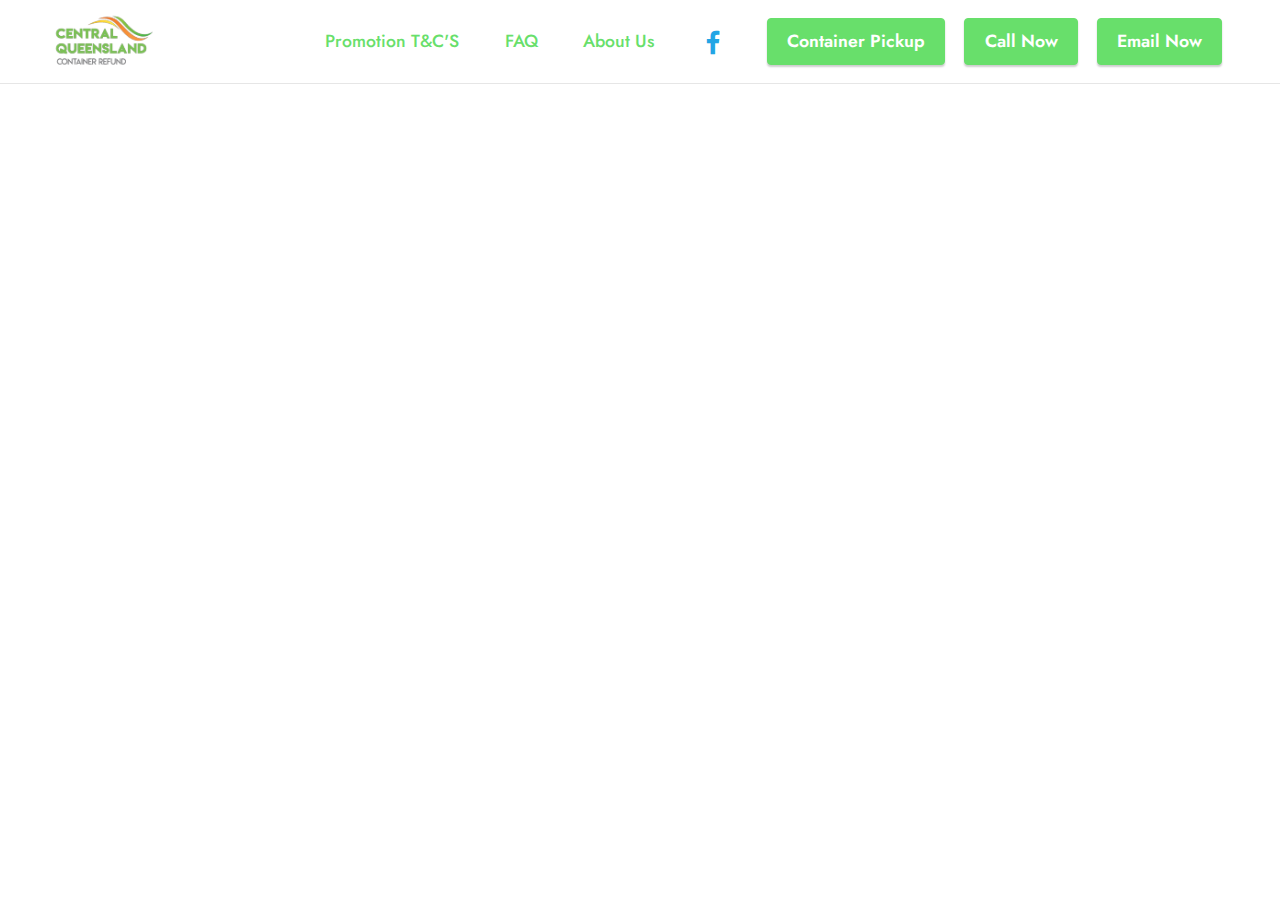
<file: page4.html>
<!DOCTYPE html>
<html  >
<head>
  
  <meta charset="UTF-8">
  <meta http-equiv="X-UA-Compatible" content="IE=edge">
  
  <meta name="twitter:card" content="summary_large_image"/>
  <meta name="twitter:image:src" content="">
  <meta property="og:image" content="">
  <meta name="twitter:title" content="Blackwater">
  <meta name="viewport" content="width=device-width, initial-scale=1, minimum-scale=1">
  <link rel="shortcut icon" href="assets/images/cqcr-logo-121x66.png" type="image/x-icon">
  <meta name="description" content="">
  
  
  <title>Blackwater</title>
  <link rel="stylesheet" href="assets/bootstrap/css/bootstrap.min.css">
  <link rel="stylesheet" href="assets/bootstrap/css/bootstrap-grid.min.css">
  <link rel="stylesheet" href="assets/bootstrap/css/bootstrap-reboot.min.css">
  <link rel="stylesheet" href="assets/dropdown/css/style.css">
  <link rel="stylesheet" href="assets/socicon/css/styles.css">
  <link rel="stylesheet" href="assets/theme/css/style.css">
  <link rel="preload" href="https://fonts.googleapis.com/css?family=Jost:100,200,300,400,500,600,700,800,900,100i,200i,300i,400i,500i,600i,700i,800i,900i&display=swap" as="style" onload="this.onload=null;this.rel='stylesheet'">
  <noscript><link rel="stylesheet" href="https://fonts.googleapis.com/css?family=Jost:100,200,300,400,500,600,700,800,900,100i,200i,300i,400i,500i,600i,700i,800i,900i&display=swap"></noscript>
  <link rel="preload" as="style" href="assets/mobirise/css/mbr-additional.css"><link rel="stylesheet" href="assets/mobirise/css/mbr-additional.css" type="text/css">
  
  
  
  
</head>
<body>
  
  <section data-bs-version="5.1" class="menu cid-sIRAcp9mvH" once="menu" id="menu1-1a">
    
    <nav class="navbar navbar-dropdown navbar-fixed-top navbar-expand-lg">
        <div class="container-fluid">
            <div class="navbar-brand">
                <span class="navbar-logo">
                    <a href="index.html">
                        <img src="assets/images/cqcr-logo-121x66.png" alt="" style="height: 3.8rem;">
                    </a>
                </span>
                <span class="navbar-caption-wrap"><a class="navbar-caption text-success text-primary display-7" href="index.html"></a></span>
            </div>
            <button class="navbar-toggler" type="button" data-toggle="collapse" data-bs-toggle="collapse" data-target="#navbarSupportedContent" data-bs-target="#navbarSupportedContent" aria-controls="navbarNavAltMarkup" aria-expanded="false" aria-label="Toggle navigation">
                <div class="hamburger">
                    <span></span>
                    <span></span>
                    <span></span>
                    <span></span>
                </div>
            </button>
            <div class="collapse navbar-collapse" id="navbarSupportedContent">
                <ul class="navbar-nav nav-dropdown" data-app-modern-menu="true"><li class="nav-item"><a class="nav-link link text-success text-primary display-4" href="page13.html">Promotion T&amp;C'S</a></li><li class="nav-item"><a class="nav-link link text-success text-primary display-4" href="page2.html">FAQ</a></li>
                    <li class="nav-item"><a class="nav-link link text-success text-primary display-4" href="page1.html">About Us<br></a></li></ul>
                <div class="icons-menu">
                    <a class="iconfont-wrapper" href="https://www.facebook.com/centralqueenslandcontainerrefund" target="_blank">
                        <span class="p-2 mbr-iconfont socicon-facebook socicon"></span>
                    </a>
                    
                    
                    
                </div>
                <div class="navbar-buttons mbr-section-btn"><a class="btn btn-success display-4" href="https://share.hsforms.com/11Rwo7fbuSFWl30uOPgYI9Acisqj">Container Pickup</a> <a class="btn btn-success display-4" href="tel:4923 7435">Call Now</a> <a class="btn btn-success display-4" href="mailto:Infotech@kangabins.com.au">Email Now</a></div>
            </div>
        </div>
    </nav>

</section>

<section data-bs-version="5.1" class="map1 cid-sKm97gVJkL" id="map1-2p">
    
    
    <div class="container">
        
        <div class="google-map"></div>
    </div>
</section>


<script src="assets/bootstrap/js/bootstrap.bundle.min.js"></script>
  <script src="assets/smoothscroll/smooth-scroll.js"></script>
  <script src="assets/ytplayer/index.js"></script>
  <script src="assets/dropdown/js/navbar-dropdown.js"></script>
  <script src="assets/theme/js/script.js"></script>
  
  
  
</body>
</html>
</file>
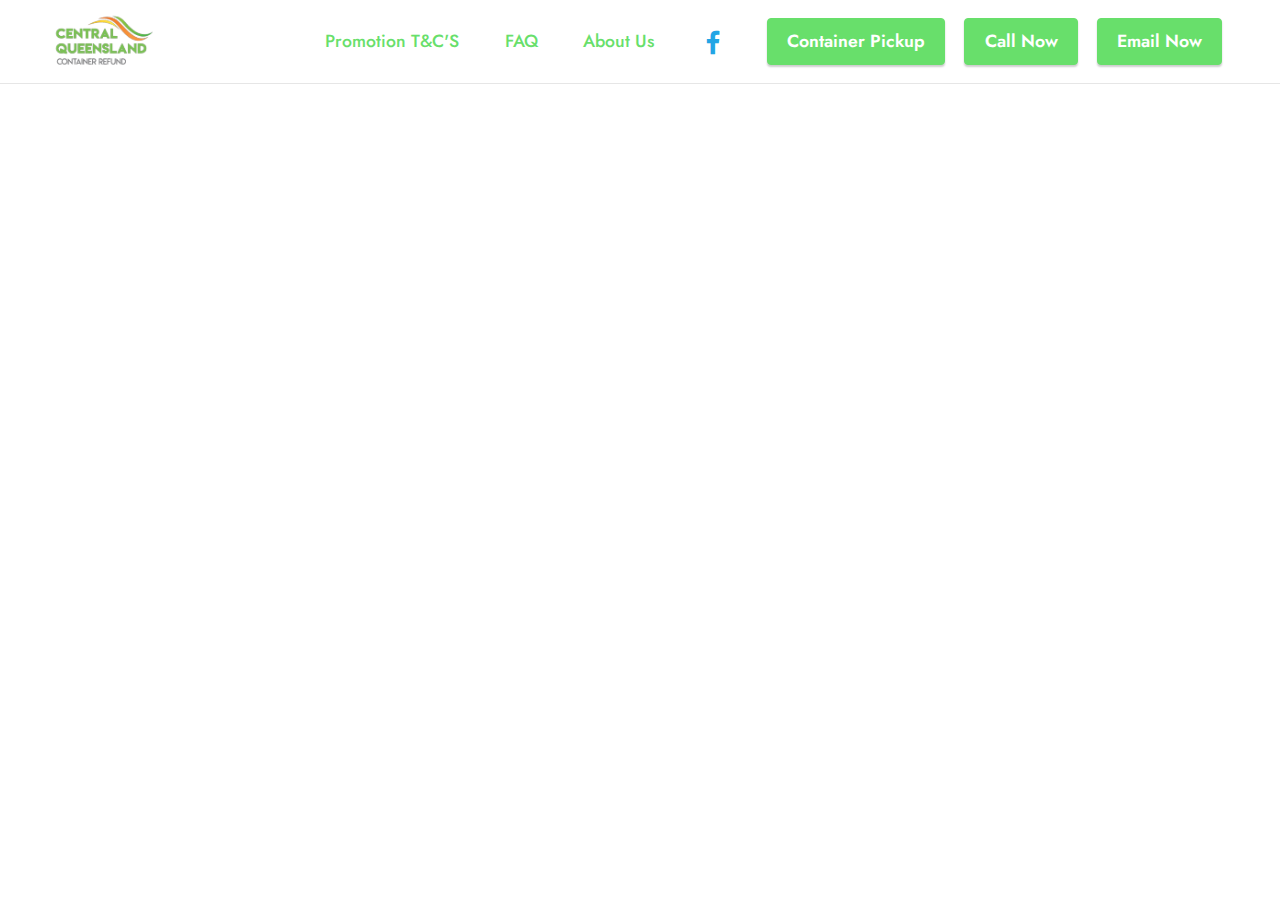
<file: page5.html>
<!DOCTYPE html>
<html  >
<head>
  
  <meta charset="UTF-8">
  <meta http-equiv="X-UA-Compatible" content="IE=edge">
  
  <meta name="twitter:card" content="summary_large_image"/>
  <meta name="twitter:image:src" content="">
  <meta property="og:image" content="">
  <meta name="twitter:title" content="Capella">
  <meta name="viewport" content="width=device-width, initial-scale=1, minimum-scale=1">
  <link rel="shortcut icon" href="assets/images/cqcr-logo-121x66.png" type="image/x-icon">
  <meta name="description" content="">
  
  
  <title>Capella</title>
  <link rel="stylesheet" href="assets/bootstrap/css/bootstrap.min.css">
  <link rel="stylesheet" href="assets/bootstrap/css/bootstrap-grid.min.css">
  <link rel="stylesheet" href="assets/bootstrap/css/bootstrap-reboot.min.css">
  <link rel="stylesheet" href="assets/dropdown/css/style.css">
  <link rel="stylesheet" href="assets/socicon/css/styles.css">
  <link rel="stylesheet" href="assets/theme/css/style.css">
  <link rel="preload" href="https://fonts.googleapis.com/css?family=Jost:100,200,300,400,500,600,700,800,900,100i,200i,300i,400i,500i,600i,700i,800i,900i&display=swap" as="style" onload="this.onload=null;this.rel='stylesheet'">
  <noscript><link rel="stylesheet" href="https://fonts.googleapis.com/css?family=Jost:100,200,300,400,500,600,700,800,900,100i,200i,300i,400i,500i,600i,700i,800i,900i&display=swap"></noscript>
  <link rel="preload" as="style" href="assets/mobirise/css/mbr-additional.css"><link rel="stylesheet" href="assets/mobirise/css/mbr-additional.css" type="text/css">
  
  
  
  
</head>
<body>
  
  <section data-bs-version="5.1" class="menu cid-sIRAEOw10I" once="menu" id="menu1-1f">
    
    <nav class="navbar navbar-dropdown navbar-fixed-top navbar-expand-lg">
        <div class="container-fluid">
            <div class="navbar-brand">
                <span class="navbar-logo">
                    <a href="index.html">
                        <img src="assets/images/cqcr-logo-121x66.png" alt="" style="height: 3.8rem;">
                    </a>
                </span>
                <span class="navbar-caption-wrap"><a class="navbar-caption text-success text-primary display-7" href="index.html"></a></span>
            </div>
            <button class="navbar-toggler" type="button" data-toggle="collapse" data-bs-toggle="collapse" data-target="#navbarSupportedContent" data-bs-target="#navbarSupportedContent" aria-controls="navbarNavAltMarkup" aria-expanded="false" aria-label="Toggle navigation">
                <div class="hamburger">
                    <span></span>
                    <span></span>
                    <span></span>
                    <span></span>
                </div>
            </button>
            <div class="collapse navbar-collapse" id="navbarSupportedContent">
                <ul class="navbar-nav nav-dropdown" data-app-modern-menu="true"><li class="nav-item"><a class="nav-link link text-success text-primary display-4" href="page13.html">Promotion T&amp;C'S</a></li><li class="nav-item"><a class="nav-link link text-success text-primary display-4" href="page2.html">FAQ</a></li>
                    <li class="nav-item"><a class="nav-link link text-success text-primary display-4" href="page1.html">About Us<br></a></li></ul>
                <div class="icons-menu">
                    <a class="iconfont-wrapper" href="https://www.facebook.com/centralqueenslandcontainerrefund" target="_blank">
                        <span class="p-2 mbr-iconfont socicon-facebook socicon"></span>
                    </a>
                    
                    
                    
                </div>
                <div class="navbar-buttons mbr-section-btn"><a class="btn btn-success display-4" href="https://share.hsforms.com/11Rwo7fbuSFWl30uOPgYI9Acisqj">Container Pickup</a> <a class="btn btn-success display-4" href="tel:4923 7435">Call Now</a> <a class="btn btn-success display-4" href="mailto:Infotech@kangabins.com.au">Email Now</a></div>
            </div>
        </div>
    </nav>

</section>

<section data-bs-version="5.1" class="map2 cid-sIRAEPoeb1" id="map2-1g">
    
    
    <div>
        
        <div class="google-map"></div>
    </div>
</section>


<script src="assets/bootstrap/js/bootstrap.bundle.min.js"></script>
  <script src="assets/smoothscroll/smooth-scroll.js"></script>
  <script src="assets/ytplayer/index.js"></script>
  <script src="assets/dropdown/js/navbar-dropdown.js"></script>
  <script src="assets/theme/js/script.js"></script>
  
  
  
</body>
</html>
</file>
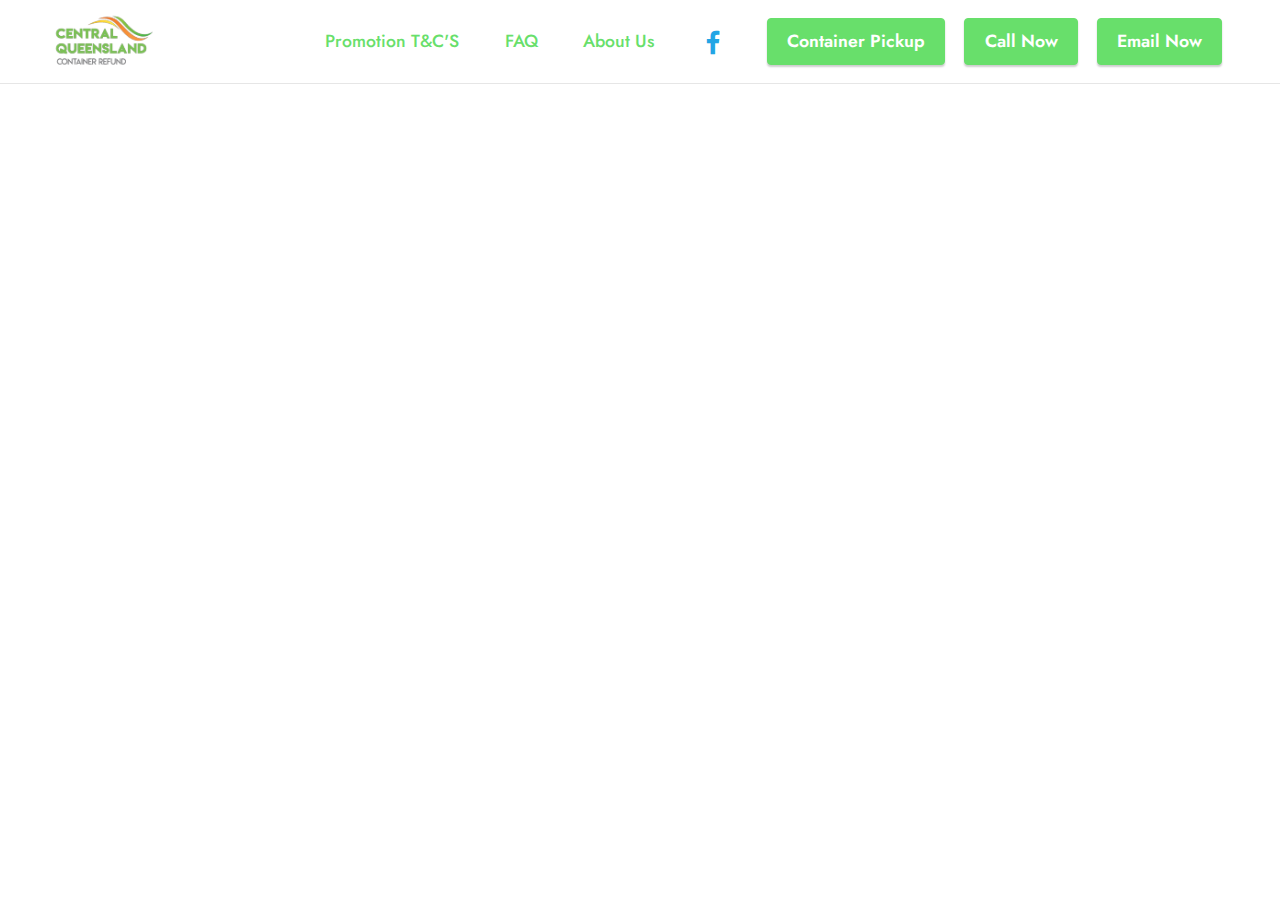
<file: page6.html>
<!DOCTYPE html>
<html  >
<head>
  
  <meta charset="UTF-8">
  <meta http-equiv="X-UA-Compatible" content="IE=edge">
  
  <meta name="twitter:card" content="summary_large_image"/>
  <meta name="twitter:image:src" content="">
  <meta property="og:image" content="">
  <meta name="twitter:title" content="Emu Park">
  <meta name="viewport" content="width=device-width, initial-scale=1, minimum-scale=1">
  <link rel="shortcut icon" href="assets/images/cqcr-logo-121x66.png" type="image/x-icon">
  <meta name="description" content="">
  
  
  <title>Emu Park</title>
  <link rel="stylesheet" href="assets/bootstrap/css/bootstrap.min.css">
  <link rel="stylesheet" href="assets/bootstrap/css/bootstrap-grid.min.css">
  <link rel="stylesheet" href="assets/bootstrap/css/bootstrap-reboot.min.css">
  <link rel="stylesheet" href="assets/dropdown/css/style.css">
  <link rel="stylesheet" href="assets/socicon/css/styles.css">
  <link rel="stylesheet" href="assets/theme/css/style.css">
  <link rel="preload" href="https://fonts.googleapis.com/css?family=Jost:100,200,300,400,500,600,700,800,900,100i,200i,300i,400i,500i,600i,700i,800i,900i&display=swap" as="style" onload="this.onload=null;this.rel='stylesheet'">
  <noscript><link rel="stylesheet" href="https://fonts.googleapis.com/css?family=Jost:100,200,300,400,500,600,700,800,900,100i,200i,300i,400i,500i,600i,700i,800i,900i&display=swap"></noscript>
  <link rel="preload" as="style" href="assets/mobirise/css/mbr-additional.css"><link rel="stylesheet" href="assets/mobirise/css/mbr-additional.css" type="text/css">
  
  
  
  
</head>
<body>
  
  <section data-bs-version="5.1" class="menu cid-sIRAQsCV1d" once="menu" id="menu1-1i">
    
    <nav class="navbar navbar-dropdown navbar-fixed-top navbar-expand-lg">
        <div class="container-fluid">
            <div class="navbar-brand">
                <span class="navbar-logo">
                    <a href="index.html">
                        <img src="assets/images/cqcr-logo-121x66.png" alt="" style="height: 3.8rem;">
                    </a>
                </span>
                <span class="navbar-caption-wrap"><a class="navbar-caption text-success text-primary display-7" href="index.html"></a></span>
            </div>
            <button class="navbar-toggler" type="button" data-toggle="collapse" data-bs-toggle="collapse" data-target="#navbarSupportedContent" data-bs-target="#navbarSupportedContent" aria-controls="navbarNavAltMarkup" aria-expanded="false" aria-label="Toggle navigation">
                <div class="hamburger">
                    <span></span>
                    <span></span>
                    <span></span>
                    <span></span>
                </div>
            </button>
            <div class="collapse navbar-collapse" id="navbarSupportedContent">
                <ul class="navbar-nav nav-dropdown" data-app-modern-menu="true"><li class="nav-item"><a class="nav-link link text-success text-primary display-4" href="page13.html">Promotion T&amp;C'S</a></li><li class="nav-item"><a class="nav-link link text-success text-primary display-4" href="page2.html">FAQ</a></li>
                    <li class="nav-item"><a class="nav-link link text-success text-primary display-4" href="page1.html">About Us<br></a></li></ul>
                <div class="icons-menu">
                    <a class="iconfont-wrapper" href="https://www.facebook.com/centralqueenslandcontainerrefund" target="_blank">
                        <span class="p-2 mbr-iconfont socicon-facebook socicon"></span>
                    </a>
                    
                    
                    
                </div>
                <div class="navbar-buttons mbr-section-btn"><a class="btn btn-success display-4" href="https://share.hsforms.com/11Rwo7fbuSFWl30uOPgYI9Acisqj">Container Pickup</a> <a class="btn btn-success display-4" href="tel:4923 7435">Call Now</a> <a class="btn btn-success display-4" href="mailto:Infotech@kangabins.com.au">Email Now</a></div>
            </div>
        </div>
    </nav>

</section>

<section data-bs-version="5.1" class="map2 cid-sIRAQtljRs" id="map2-1j">
    
    
    <div>
        
        <div class="google-map"></div>
    </div>
</section>


<script src="assets/bootstrap/js/bootstrap.bundle.min.js"></script>
  <script src="assets/smoothscroll/smooth-scroll.js"></script>
  <script src="assets/ytplayer/index.js"></script>
  <script src="assets/dropdown/js/navbar-dropdown.js"></script>
  <script src="assets/theme/js/script.js"></script>
  
  
  
</body>
</html>
</file>
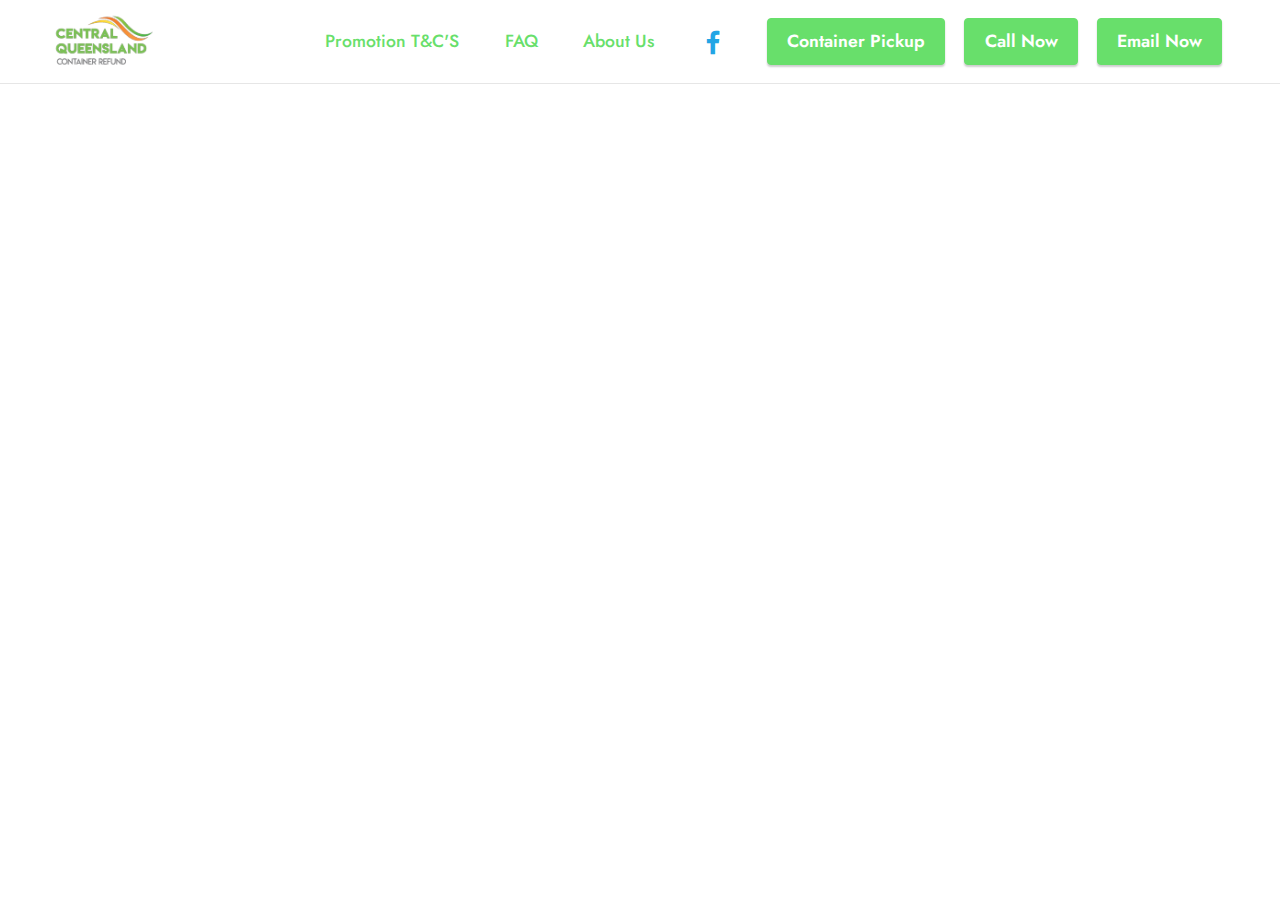
<file: page7.html>
<!DOCTYPE html>
<html  >
<head>
  
  <meta charset="UTF-8">
  <meta http-equiv="X-UA-Compatible" content="IE=edge">
  
  <meta name="twitter:card" content="summary_large_image"/>
  <meta name="twitter:image:src" content="">
  <meta property="og:image" content="">
  <meta name="twitter:title" content="Gladstone">
  <meta name="viewport" content="width=device-width, initial-scale=1, minimum-scale=1">
  <link rel="shortcut icon" href="assets/images/cqcr-logo-121x66.png" type="image/x-icon">
  <meta name="description" content="">
  
  
  <title>Gladstone</title>
  <link rel="stylesheet" href="assets/bootstrap/css/bootstrap.min.css">
  <link rel="stylesheet" href="assets/bootstrap/css/bootstrap-grid.min.css">
  <link rel="stylesheet" href="assets/bootstrap/css/bootstrap-reboot.min.css">
  <link rel="stylesheet" href="assets/dropdown/css/style.css">
  <link rel="stylesheet" href="assets/socicon/css/styles.css">
  <link rel="stylesheet" href="assets/theme/css/style.css">
  <link rel="preload" href="https://fonts.googleapis.com/css?family=Jost:100,200,300,400,500,600,700,800,900,100i,200i,300i,400i,500i,600i,700i,800i,900i&display=swap" as="style" onload="this.onload=null;this.rel='stylesheet'">
  <noscript><link rel="stylesheet" href="https://fonts.googleapis.com/css?family=Jost:100,200,300,400,500,600,700,800,900,100i,200i,300i,400i,500i,600i,700i,800i,900i&display=swap"></noscript>
  <link rel="preload" as="style" href="assets/mobirise/css/mbr-additional.css"><link rel="stylesheet" href="assets/mobirise/css/mbr-additional.css" type="text/css">
  
  
  
  
</head>
<body>
  
  <section data-bs-version="5.1" class="menu cid-sIRAXGpw2p" once="menu" id="menu1-1l">
    
    <nav class="navbar navbar-dropdown navbar-fixed-top navbar-expand-lg">
        <div class="container-fluid">
            <div class="navbar-brand">
                <span class="navbar-logo">
                    <a href="index.html">
                        <img src="assets/images/cqcr-logo-121x66.png" alt="" style="height: 3.8rem;">
                    </a>
                </span>
                <span class="navbar-caption-wrap"><a class="navbar-caption text-success text-primary display-7" href="index.html"></a></span>
            </div>
            <button class="navbar-toggler" type="button" data-toggle="collapse" data-bs-toggle="collapse" data-target="#navbarSupportedContent" data-bs-target="#navbarSupportedContent" aria-controls="navbarNavAltMarkup" aria-expanded="false" aria-label="Toggle navigation">
                <div class="hamburger">
                    <span></span>
                    <span></span>
                    <span></span>
                    <span></span>
                </div>
            </button>
            <div class="collapse navbar-collapse" id="navbarSupportedContent">
                <ul class="navbar-nav nav-dropdown" data-app-modern-menu="true"><li class="nav-item"><a class="nav-link link text-success text-primary display-4" href="page13.html">Promotion T&amp;C'S</a></li><li class="nav-item"><a class="nav-link link text-success text-primary display-4" href="page2.html">FAQ</a></li>
                    <li class="nav-item"><a class="nav-link link text-success text-primary display-4" href="page1.html">About Us<br></a></li></ul>
                <div class="icons-menu">
                    <a class="iconfont-wrapper" href="https://www.facebook.com/centralqueenslandcontainerrefund" target="_blank">
                        <span class="p-2 mbr-iconfont socicon-facebook socicon"></span>
                    </a>
                    
                    
                    
                </div>
                <div class="navbar-buttons mbr-section-btn"><a class="btn btn-success display-4" href="https://share.hsforms.com/11Rwo7fbuSFWl30uOPgYI9Acisqj">Container Pickup</a> <a class="btn btn-success display-4" href="tel:4923 7435">Call Now</a> <a class="btn btn-success display-4" href="mailto:Infotech@kangabins.com.au">Email Now</a></div>
            </div>
        </div>
    </nav>

</section>

<section data-bs-version="5.1" class="map2 cid-sIRAXGWDi1" id="map2-1m">
    
    
    <div>
        
        <div class="google-map"></div>
    </div>
</section>


<script src="assets/bootstrap/js/bootstrap.bundle.min.js"></script>
  <script src="assets/smoothscroll/smooth-scroll.js"></script>
  <script src="assets/ytplayer/index.js"></script>
  <script src="assets/dropdown/js/navbar-dropdown.js"></script>
  <script src="assets/theme/js/script.js"></script>
  
  
  
</body>
</html>
</file>
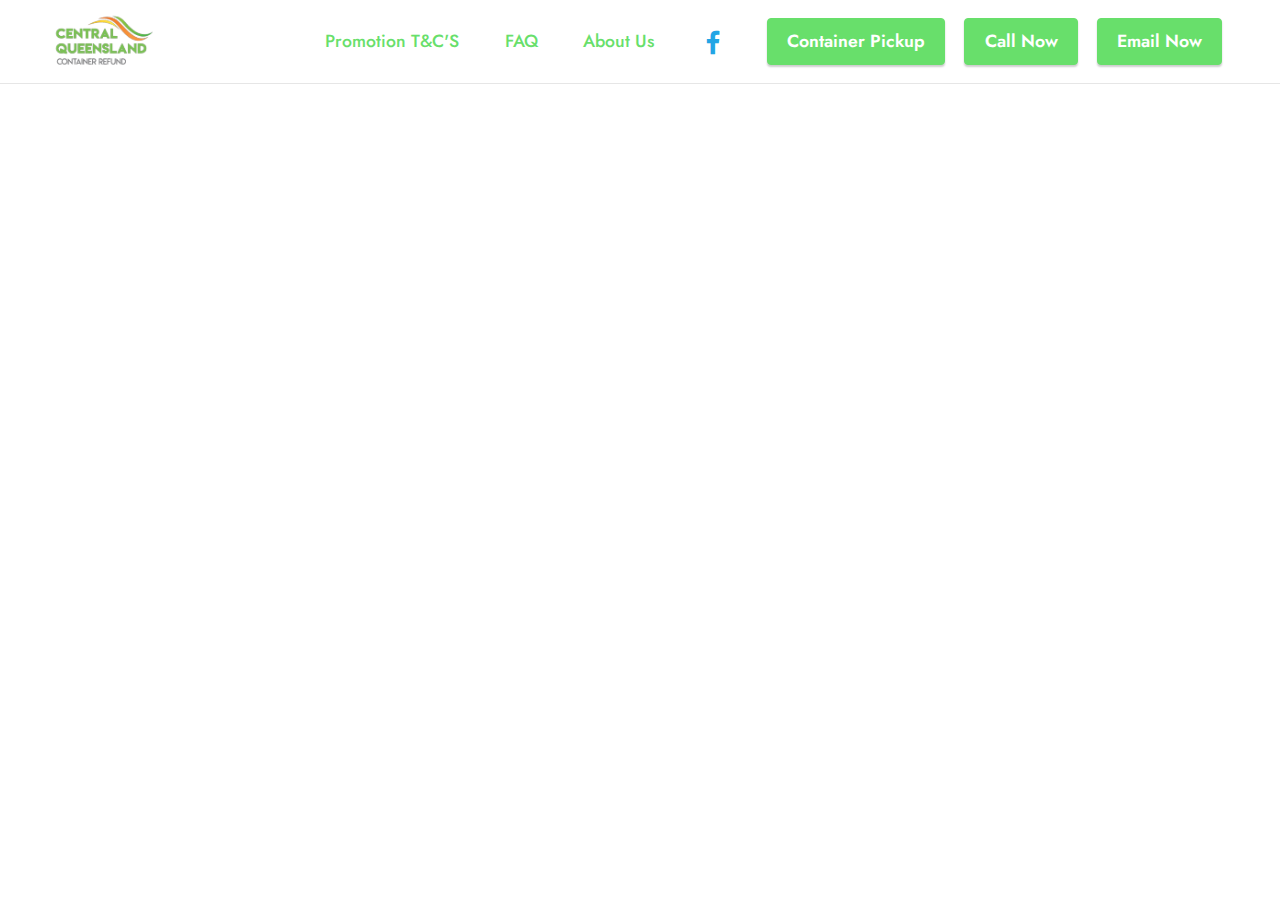
<file: page8.html>
<!DOCTYPE html>
<html  >
<head>
  
  <meta charset="UTF-8">
  <meta http-equiv="X-UA-Compatible" content="IE=edge">
  
  <meta name="twitter:card" content="summary_large_image"/>
  <meta name="twitter:image:src" content="">
  <meta property="og:image" content="">
  <meta name="twitter:title" content="Moura">
  <meta name="viewport" content="width=device-width, initial-scale=1, minimum-scale=1">
  <link rel="shortcut icon" href="assets/images/cqcr-logo-121x66.png" type="image/x-icon">
  <meta name="description" content="">
  
  
  <title>Moura</title>
  <link rel="stylesheet" href="assets/bootstrap/css/bootstrap.min.css">
  <link rel="stylesheet" href="assets/bootstrap/css/bootstrap-grid.min.css">
  <link rel="stylesheet" href="assets/bootstrap/css/bootstrap-reboot.min.css">
  <link rel="stylesheet" href="assets/dropdown/css/style.css">
  <link rel="stylesheet" href="assets/socicon/css/styles.css">
  <link rel="stylesheet" href="assets/theme/css/style.css">
  <link rel="preload" href="https://fonts.googleapis.com/css?family=Jost:100,200,300,400,500,600,700,800,900,100i,200i,300i,400i,500i,600i,700i,800i,900i&display=swap" as="style" onload="this.onload=null;this.rel='stylesheet'">
  <noscript><link rel="stylesheet" href="https://fonts.googleapis.com/css?family=Jost:100,200,300,400,500,600,700,800,900,100i,200i,300i,400i,500i,600i,700i,800i,900i&display=swap"></noscript>
  <link rel="preload" as="style" href="assets/mobirise/css/mbr-additional.css"><link rel="stylesheet" href="assets/mobirise/css/mbr-additional.css" type="text/css">
  
  
  
  
</head>
<body>
  
  <section data-bs-version="5.1" class="menu cid-sIRB4kNZEs" once="menu" id="menu1-1o">
    
    <nav class="navbar navbar-dropdown navbar-fixed-top navbar-expand-lg">
        <div class="container-fluid">
            <div class="navbar-brand">
                <span class="navbar-logo">
                    <a href="index.html">
                        <img src="assets/images/cqcr-logo-121x66.png" alt="" style="height: 3.8rem;">
                    </a>
                </span>
                <span class="navbar-caption-wrap"><a class="navbar-caption text-success text-primary display-7" href="index.html"></a></span>
            </div>
            <button class="navbar-toggler" type="button" data-toggle="collapse" data-bs-toggle="collapse" data-target="#navbarSupportedContent" data-bs-target="#navbarSupportedContent" aria-controls="navbarNavAltMarkup" aria-expanded="false" aria-label="Toggle navigation">
                <div class="hamburger">
                    <span></span>
                    <span></span>
                    <span></span>
                    <span></span>
                </div>
            </button>
            <div class="collapse navbar-collapse" id="navbarSupportedContent">
                <ul class="navbar-nav nav-dropdown" data-app-modern-menu="true"><li class="nav-item"><a class="nav-link link text-success text-primary display-4" href="page13.html">Promotion T&amp;C'S</a></li><li class="nav-item"><a class="nav-link link text-success text-primary display-4" href="page2.html">FAQ</a></li>
                    <li class="nav-item"><a class="nav-link link text-success text-primary display-4" href="page1.html">About Us<br></a></li></ul>
                <div class="icons-menu">
                    <a class="iconfont-wrapper" href="https://www.facebook.com/centralqueenslandcontainerrefund" target="_blank">
                        <span class="p-2 mbr-iconfont socicon-facebook socicon"></span>
                    </a>
                    
                    
                    
                </div>
                <div class="navbar-buttons mbr-section-btn"><a class="btn btn-success display-4" href="https://share.hsforms.com/11Rwo7fbuSFWl30uOPgYI9Acisqj">Container Pickup</a> <a class="btn btn-success display-4" href="tel:4923 7435">Call Now</a> <a class="btn btn-success display-4" href="mailto:Infotech@kangabins.com.au">Email Now</a></div>
            </div>
        </div>
    </nav>

</section>

<section data-bs-version="5.1" class="map2 cid-sIRB4lmVJB" id="map2-1p">
    
    
    <div>
        
        <div class="google-map"></div>
    </div>
</section>


<script src="assets/bootstrap/js/bootstrap.bundle.min.js"></script>
  <script src="assets/smoothscroll/smooth-scroll.js"></script>
  <script src="assets/ytplayer/index.js"></script>
  <script src="assets/dropdown/js/navbar-dropdown.js"></script>
  <script src="assets/theme/js/script.js"></script>
  
  
  
</body>
</html>
</file>
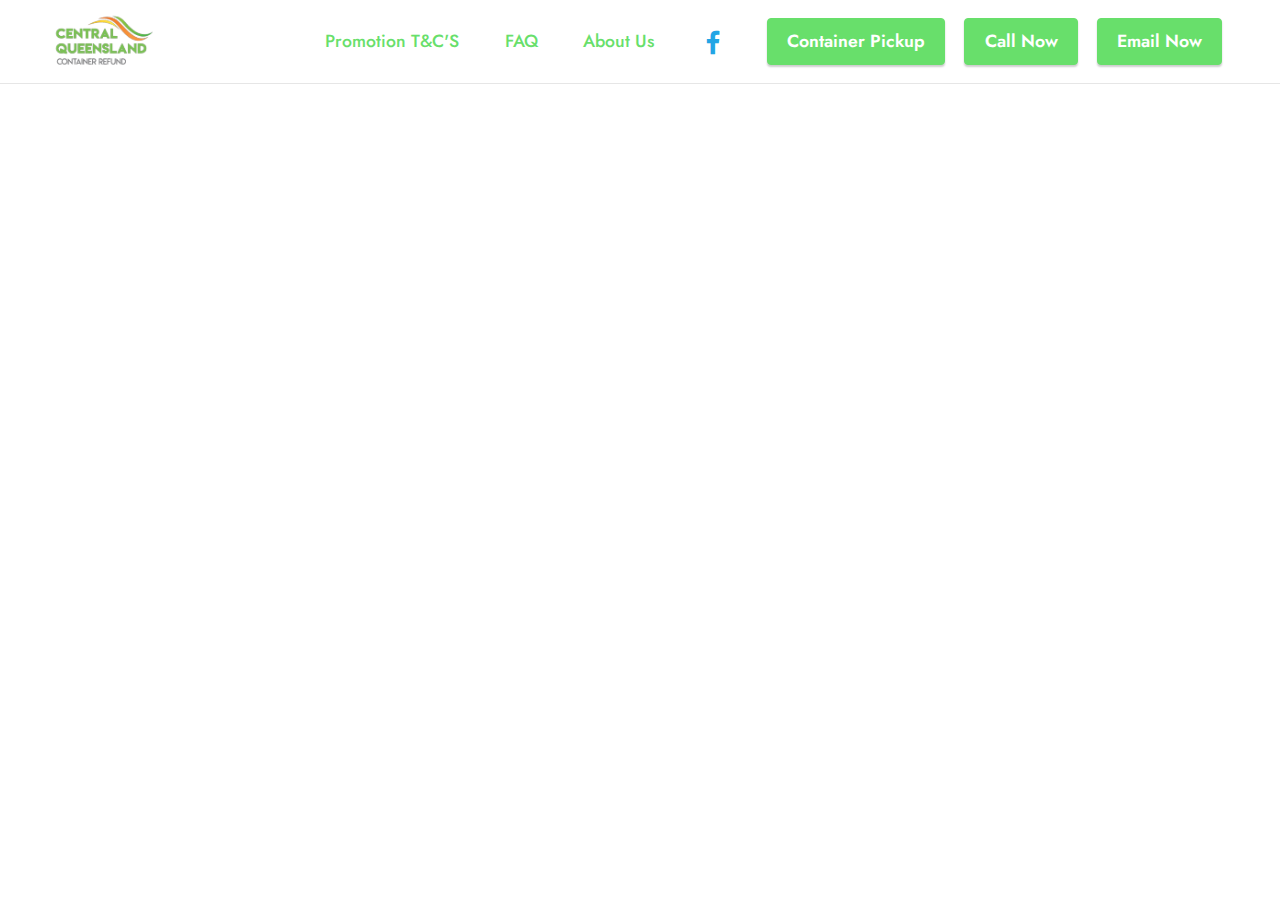
<file: page9.html>
<!DOCTYPE html>
<html  >
<head>
  
  <meta charset="UTF-8">
  <meta http-equiv="X-UA-Compatible" content="IE=edge">
  
  <meta name="twitter:card" content="summary_large_image"/>
  <meta name="twitter:image:src" content="">
  <meta property="og:image" content="">
  <meta name="twitter:title" content="Parkhurst">
  <meta name="viewport" content="width=device-width, initial-scale=1, minimum-scale=1">
  <link rel="shortcut icon" href="assets/images/cqcr-logo-121x66.png" type="image/x-icon">
  <meta name="description" content="">
  
  
  <title>Parkhurst</title>
  <link rel="stylesheet" href="assets/bootstrap/css/bootstrap.min.css">
  <link rel="stylesheet" href="assets/bootstrap/css/bootstrap-grid.min.css">
  <link rel="stylesheet" href="assets/bootstrap/css/bootstrap-reboot.min.css">
  <link rel="stylesheet" href="assets/dropdown/css/style.css">
  <link rel="stylesheet" href="assets/socicon/css/styles.css">
  <link rel="stylesheet" href="assets/theme/css/style.css">
  <link rel="preload" href="https://fonts.googleapis.com/css?family=Jost:100,200,300,400,500,600,700,800,900,100i,200i,300i,400i,500i,600i,700i,800i,900i&display=swap" as="style" onload="this.onload=null;this.rel='stylesheet'">
  <noscript><link rel="stylesheet" href="https://fonts.googleapis.com/css?family=Jost:100,200,300,400,500,600,700,800,900,100i,200i,300i,400i,500i,600i,700i,800i,900i&display=swap"></noscript>
  <link rel="preload" as="style" href="assets/mobirise/css/mbr-additional.css"><link rel="stylesheet" href="assets/mobirise/css/mbr-additional.css" type="text/css">
  
  
  
  
</head>
<body>
  
  <section data-bs-version="5.1" class="menu cid-sIRBfrUxr1" once="menu" id="menu1-1r">
    
    <nav class="navbar navbar-dropdown navbar-fixed-top navbar-expand-lg">
        <div class="container-fluid">
            <div class="navbar-brand">
                <span class="navbar-logo">
                    <a href="index.html">
                        <img src="assets/images/cqcr-logo-121x66.png" alt="" style="height: 3.8rem;">
                    </a>
                </span>
                <span class="navbar-caption-wrap"><a class="navbar-caption text-success text-primary display-7" href="index.html"></a></span>
            </div>
            <button class="navbar-toggler" type="button" data-toggle="collapse" data-bs-toggle="collapse" data-target="#navbarSupportedContent" data-bs-target="#navbarSupportedContent" aria-controls="navbarNavAltMarkup" aria-expanded="false" aria-label="Toggle navigation">
                <div class="hamburger">
                    <span></span>
                    <span></span>
                    <span></span>
                    <span></span>
                </div>
            </button>
            <div class="collapse navbar-collapse" id="navbarSupportedContent">
                <ul class="navbar-nav nav-dropdown" data-app-modern-menu="true"><li class="nav-item"><a class="nav-link link text-success text-primary display-4" href="page13.html">Promotion T&amp;C'S</a></li><li class="nav-item"><a class="nav-link link text-success text-primary display-4" href="page2.html">FAQ</a></li>
                    <li class="nav-item"><a class="nav-link link text-success text-primary display-4" href="page1.html">About Us<br></a></li></ul>
                <div class="icons-menu">
                    <a class="iconfont-wrapper" href="https://www.facebook.com/centralqueenslandcontainerrefund" target="_blank">
                        <span class="p-2 mbr-iconfont socicon-facebook socicon"></span>
                    </a>
                    
                    
                    
                </div>
                <div class="navbar-buttons mbr-section-btn"><a class="btn btn-success display-4" href="https://share.hsforms.com/11Rwo7fbuSFWl30uOPgYI9Acisqj">Container Pickup</a> <a class="btn btn-success display-4" href="tel:4923 7435">Call Now</a> <a class="btn btn-success display-4" href="mailto:Infotech@kangabins.com.au">Email Now</a></div>
            </div>
        </div>
    </nav>

</section>

<section data-bs-version="5.1" class="map2 cid-sIRBfsr5Bu" id="map2-1s">
    
    
    <div>
        
        <div class="google-map"></div>
    </div>
</section>


<script src="assets/bootstrap/js/bootstrap.bundle.min.js"></script>
  <script src="assets/smoothscroll/smooth-scroll.js"></script>
  <script src="assets/ytplayer/index.js"></script>
  <script src="assets/dropdown/js/navbar-dropdown.js"></script>
  <script src="assets/theme/js/script.js"></script>
  
  
  
</body>
</html>
</file>
<file: assets/web/assets/mobirise-icons2/mobirise2.css>
@font-face {
  font-family: 'Moririse2';
  font-display: swap;
  src:  url('mobirise2.eot?f2bix4');
  src:  url('mobirise2.eot?f2bix4#iefix') format('embedded-opentype'),
    url('mobirise2.ttf?f2bix4') format('truetype'),
    url('mobirise2.woff?f2bix4') format('woff'),
    url('mobirise2.svg?f2bix4#mobirise2') format('svg');
  font-weight: normal;
  font-style: normal;
}

[class^="mobi-"], [class*=" mobi-"] {
  /* use !important to prevent issues with browser extensions that change fonts */
  font-family: 'Moririse2' !important;
  speak: none;
  font-style: normal;
  font-weight: normal;
  font-variant: normal;
  text-transform: none;
  line-height: 1;

  /* Better Font Rendering =========== */
  -webkit-font-smoothing: antialiased;
  -moz-osx-font-smoothing: grayscale;
}

.mobi-mbri-add-submenu:before {
  content: "\e900";
}
.mobi-mbri-alert:before {
  content: "\e901";
}
.mobi-mbri-align-center:before {
  content: "\e902";
}
.mobi-mbri-align-justify:before {
  content: "\e903";
}
.mobi-mbri-align-left:before {
  content: "\e904";
}
.mobi-mbri-align-right:before {
  content: "\e905";
}
.mobi-mbri-android:before {
  content: "\e906";
}
.mobi-mbri-apple:before {
  content: "\e907";
}
.mobi-mbri-arrow-down:before {
  content: "\e908";
}
.mobi-mbri-arrow-next:before {
  content: "\e909";
}
.mobi-mbri-arrow-prev:before {
  content: "\e90a";
}
.mobi-mbri-arrow-up:before {
  content: "\e90b";
}
.mobi-mbri-bold:before {
  content: "\e90c";
}
.mobi-mbri-bookmark:before {
  content: "\e90d";
}
.mobi-mbri-bootstrap:before {
  content: "\e90e";
}
.mobi-mbri-briefcase:before {
  content: "\e90f";
}
.mobi-mbri-browse:before {
  content: "\e910";
}
.mobi-mbri-bulleted-list:before {
  content: "\e911";
}
.mobi-mbri-calendar:before {
  content: "\e912";
}
.mobi-mbri-camera:before {
  content: "\e913";
}
.mobi-mbri-cart-add:before {
  content: "\e914";
}
.mobi-mbri-cart-full:before {
  content: "\e915";
}
.mobi-mbri-cash:before {
  content: "\e916";
}
.mobi-mbri-change-style:before {
  content: "\e917";
}
.mobi-mbri-chat:before {
  content: "\e918";
}
.mobi-mbri-clock:before {
  content: "\e919";
}
.mobi-mbri-close:before {
  content: "\e91a";
}
.mobi-mbri-cloud:before {
  content: "\e91b";
}
.mobi-mbri-code:before {
  content: "\e91c";
}
.mobi-mbri-contact-form:before {
  content: "\e91d";
}
.mobi-mbri-credit-card:before {
  content: "\e91e";
}
.mobi-mbri-cursor-click:before {
  content: "\e91f";
}
.mobi-mbri-cust-feedback:before {
  content: "\e920";
}
.mobi-mbri-database:before {
  content: "\e921";
}
.mobi-mbri-delivery:before {
  content: "\e922";
}
.mobi-mbri-desktop:before {
  content: "\e923";
}
.mobi-mbri-devices:before {
  content: "\e924";
}
.mobi-mbri-down:before {
  content: "\e925";
}
.mobi-mbri-download-2:before {
  content: "\e926";
}
.mobi-mbri-download:before {
  content: "\e927";
}
.mobi-mbri-drag-n-drop-2:before {
  content: "\e928";
}
.mobi-mbri-drag-n-drop:before {
  content: "\e929";
}
.mobi-mbri-edit-2:before {
  content: "\e92a";
}
.mobi-mbri-edit:before {
  content: "\e92b";
}
.mobi-mbri-error:before {
  content: "\e92c";
}
.mobi-mbri-extension:before {
  content: "\e92d";
}
.mobi-mbri-features:before {
  content: "\e92e";
}
.mobi-mbri-file:before {
  content: "\e92f";
}
.mobi-mbri-flag:before {
  content: "\e930";
}
.mobi-mbri-folder:before {
  content: "\e931";
}
.mobi-mbri-gift:before {
  content: "\e932";
}
.mobi-mbri-github:before {
  content: "\e933";
}
.mobi-mbri-globe-2:before {
  content: "\e934";
}
.mobi-mbri-globe:before {
  content: "\e935";
}
.mobi-mbri-growing-chart:before {
  content: "\e936";
}
.mobi-mbri-hearth:before {
  content: "\e937";
}
.mobi-mbri-help:before {
  content: "\e938";
}
.mobi-mbri-home:before {
  content: "\e939";
}
.mobi-mbri-hot-cup:before {
  content: "\e93a";
}
.mobi-mbri-idea:before {
  content: "\e93b";
}
.mobi-mbri-image-gallery:before {
  content: "\e93c";
}
.mobi-mbri-image-slider:before {
  content: "\e93d";
}
.mobi-mbri-info:before {
  content: "\e93e";
}
.mobi-mbri-italic:before {
  content: "\e93f";
}
.mobi-mbri-key:before {
  content: "\e940";
}
.mobi-mbri-laptop:before {
  content: "\e941";
}
.mobi-mbri-layers:before {
  content: "\e942";
}
.mobi-mbri-left-right:before {
  content: "\e943";
}
.mobi-mbri-left:before {
  content: "\e944";
}
.mobi-mbri-letter:before {
  content: "\e945";
}
.mobi-mbri-like:before {
  content: "\e946";
}
.mobi-mbri-link:before {
  content: "\e947";
}
.mobi-mbri-lock:before {
  content: "\e948";
}
.mobi-mbri-login:before {
  content: "\e949";
}
.mobi-mbri-logout:before {
  content: "\e94a";
}
.mobi-mbri-magic-stick:before {
  content: "\e94b";
}
.mobi-mbri-map-pin:before {
  content: "\e94c";
}
.mobi-mbri-menu:before {
  content: "\e94d";
}
.mobi-mbri-mobile-2:before {
  content: "\e94e";
}
.mobi-mbri-mobile-horizontal:before {
  content: "\e94f";
}
.mobi-mbri-mobile:before {
  content: "\e950";
}
.mobi-mbri-mobirise:before {
  content: "\e951";
}
.mobi-mbri-more-horizontal:before {
  content: "\e952";
}
.mobi-mbri-more-vertical:before {
  content: "\e953";
}
.mobi-mbri-music:before {
  content: "\e954";
}
.mobi-mbri-new-file:before {
  content: "\e955";
}
.mobi-mbri-numbered-list:before {
  content: "\e956";
}
.mobi-mbri-opened-folder:before {
  content: "\e957";
}
.mobi-mbri-pages:before {
  content: "\e958";
}
.mobi-mbri-paper-plane:before {
  content: "\e959";
}
.mobi-mbri-paperclip:before {
  content: "\e95a";
}
.mobi-mbri-phone:before {
  content: "\e95b";
}
.mobi-mbri-photo:before {
  content: "\e95c";
}
.mobi-mbri-photos:before {
  content: "\e95d";
}
.mobi-mbri-pin:before {
  content: "\e95e";
}
.mobi-mbri-play:before {
  content: "\e95f";
}
.mobi-mbri-plus:before {
  content: "\e960";
}
.mobi-mbri-preview:before {
  content: "\e961";
}
.mobi-mbri-print:before {
  content: "\e962";
}
.mobi-mbri-protect:before {
  content: "\e963";
}
.mobi-mbri-question:before {
  content: "\e964";
}
.mobi-mbri-quote-left:before {
  content: "\e965";
}
.mobi-mbri-quote-right:before {
  content: "\e966";
}
.mobi-mbri-redo:before {
  content: "\e967";
}
.mobi-mbri-refresh:before {
  content: "\e968";
}
.mobi-mbri-responsive-2:before {
  content: "\e969";
}
.mobi-mbri-responsive:before {
  content: "\e96a";
}
.mobi-mbri-right:before {
  content: "\e96b";
}
.mobi-mbri-rocket:before {
  content: "\e96c";
}
.mobi-mbri-sad-face:before {
  content: "\e96d";
}
.mobi-mbri-sale:before {
  content: "\e96e";
}
.mobi-mbri-save:before {
  content: "\e96f";
}
.mobi-mbri-search:before {
  content: "\e970";
}
.mobi-mbri-setting-2:before {
  content: "\e971";
}
.mobi-mbri-setting-3:before {
  content: "\e972";
}
.mobi-mbri-setting:before {
  content: "\e973";
}
.mobi-mbri-share:before {
  content: "\e974";
}
.mobi-mbri-shopping-bag:before {
  content: "\e975";
}
.mobi-mbri-shopping-basket:before {
  content: "\e976";
}
.mobi-mbri-shopping-cart:before {
  content: "\e977";
}
.mobi-mbri-sites:before {
  content: "\e978";
}
.mobi-mbri-smile-face:before {
  content: "\e979";
}
.mobi-mbri-speed:before {
  content: "\e97a";
}
.mobi-mbri-star:before {
  content: "\e97b";
}
.mobi-mbri-success:before {
  content: "\e97c";
}
.mobi-mbri-sun:before {
  content: "\e97d";
}
.mobi-mbri-sun2:before {
  content: "\e97e";
}
.mobi-mbri-tablet-vertical:before {
  content: "\e97f";
}
.mobi-mbri-tablet:before {
  content: "\e980";
}
.mobi-mbri-target:before {
  content: "\e981";
}
.mobi-mbri-timer:before {
  content: "\e982";
}
.mobi-mbri-to-ftp:before {
  content: "\e983";
}
.mobi-mbri-to-local-drive:before {
  content: "\e984";
}
.mobi-mbri-touch-swipe:before {
  content: "\e985";
}
.mobi-mbri-touch:before {
  content: "\e986";
}
.mobi-mbri-trash:before {
  content: "\e987";
}
.mobi-mbri-underline:before {
  content: "\e988";
}
.mobi-mbri-undo:before {
  content: "\e989";
}
.mobi-mbri-unlink:before {
  content: "\e98a";
}
.mobi-mbri-unlock:before {
  content: "\e98b";
}
.mobi-mbri-up-down:before {
  content: "\e98c";
}
.mobi-mbri-up:before {
  content: "\e98d";
}
.mobi-mbri-update:before {
  content: "\e98e";
}
.mobi-mbri-upload-2:before {
  content: "\e98f";
}
.mobi-mbri-upload:before {
  content: "\e990";
}
.mobi-mbri-user-2:before {
  content: "\e991";
}
.mobi-mbri-user:before {
  content: "\e992";
}
.mobi-mbri-users:before {
  content: "\e993";
}
.mobi-mbri-video-play:before {
  content: "\e994";
}
.mobi-mbri-video:before {
  content: "\e995";
}
.mobi-mbri-watch:before {
  content: "\e996";
}
.mobi-mbri-website-theme-2:before {
  content: "\e997";
}
.mobi-mbri-website-theme:before {
  content: "\e998";
}
.mobi-mbri-wifi:before {
  content: "\e999";
}
.mobi-mbri-windows:before {
  content: "\e99a";
}
.mobi-mbri-zoom-in:before {
  content: "\e99b";
}
.mobi-mbri-zoom-out:before {
  content: "\e99c";
}
</file>
<file: assets/dropdown/css/style.css>
.navbar-dropdown {
  left: 0;
  padding: 0;
  position: absolute;
  right: 0;
  top: 0;
  transition: all 0.45s ease;
  z-index: 1030;
  background: #282828; }
  .navbar-dropdown .navbar-logo {
    margin-right: 0.8rem;
    transition: margin 0.3s ease-in-out;
    vertical-align: middle; }
    .navbar-dropdown .navbar-logo img {
      height: 3.125rem;
      transition: all 0.3s ease-in-out; }
    .navbar-dropdown .navbar-logo.mbr-iconfont {
      font-size: 3.125rem;
      line-height: 3.125rem; }
  .navbar-dropdown .navbar-caption {
    font-weight: 700;
    white-space: normal;
    vertical-align: -4px;
    line-height: 3.125rem !important; }
    .navbar-dropdown .navbar-caption, .navbar-dropdown .navbar-caption:hover {
      color: inherit;
      text-decoration: none; }
  .navbar-dropdown .mbr-iconfont + .navbar-caption {
    vertical-align: -1px; }
  .navbar-dropdown.navbar-fixed-top {
    position: fixed; }
  .navbar-dropdown .navbar-brand span {
    vertical-align: -4px; }
  .navbar-dropdown.bg-color.transparent {
    background: none; }
  .navbar-dropdown.navbar-short .navbar-brand {
    padding: 0.625rem 0; }
    .navbar-dropdown.navbar-short .navbar-brand span {
      vertical-align: -1px; }
  .navbar-dropdown.navbar-short .navbar-caption {
    line-height: 2.375rem !important;
    vertical-align: -2px; }
  .navbar-dropdown.navbar-short .navbar-logo {
    margin-right: 0.5rem; }
    .navbar-dropdown.navbar-short .navbar-logo img {
      height: 2.375rem; }
    .navbar-dropdown.navbar-short .navbar-logo.mbr-iconfont {
      font-size: 2.375rem;
      line-height: 2.375rem; }
  .navbar-dropdown.navbar-short .mbr-table-cell {
    height: 3.625rem; }
  .navbar-dropdown .navbar-close {
    left: 0.6875rem;
    position: fixed;
    top: 0.75rem;
    z-index: 1000; }
  .navbar-dropdown .hamburger-icon {
    content: "";
    display: inline-block;
    vertical-align: middle;
    width: 16px;
    -webkit-box-shadow: 0 -6px 0 1px #282828,0 0 0 1px #282828,0 6px 0 1px #282828;
    -moz-box-shadow: 0 -6px 0 1px #282828,0 0 0 1px #282828,0 6px 0 1px #282828;
    box-shadow: 0 -6px 0 1px #282828,0 0 0 1px #282828,0 6px 0 1px #282828; }

.dropdown-menu .dropdown-toggle[data-toggle="dropdown-submenu"]::after {
  border-bottom: 0.35em solid transparent;
  border-left: 0.35em solid;
  border-right: 0;
  border-top: 0.35em solid transparent;
  margin-left: 0.3rem; }

.dropdown-menu .dropdown-item:focus {
  outline: 0; }

.nav-dropdown {
  font-size: 0.75rem;
  font-weight: 500;
  height: auto !important; }
  .nav-dropdown .nav-btn {
    padding-left: 1rem; }
  .nav-dropdown .link {
    margin: .667em 1.667em;
    font-weight: 500;
    padding: 0;
    transition: color .2s ease-in-out; }
    .nav-dropdown .link.dropdown-toggle {
      margin-right: 2.583em; }
      .nav-dropdown .link.dropdown-toggle::after {
        margin-left: .25rem;
        border-top: 0.35em solid;
        border-right: 0.35em solid transparent;
        border-left: 0.35em solid transparent;
        border-bottom: 0; }
      .nav-dropdown .link.dropdown-toggle[aria-expanded="true"] {
        margin: 0;
        padding: 0.667em 3.263em  0.667em 1.667em; }
  .nav-dropdown .link::after,
  .nav-dropdown .dropdown-item::after {
    color: inherit; }
  .nav-dropdown .btn {
    font-size: 0.75rem;
    font-weight: 700;
    letter-spacing: 0;
    margin-bottom: 0;
    padding-left: 1.25rem;
    padding-right: 1.25rem; }
  .nav-dropdown .dropdown-menu {
    border-radius: 0;
    border: 0;
    left: 0;
    margin: 0;
    padding-bottom: 1.25rem;
    padding-top: 1.25rem;
    position: relative; }
  .nav-dropdown .dropdown-submenu {
    margin-left: 0.125rem;
    top: 0; }
  .nav-dropdown .dropdown-item {
    font-weight: 500;
    line-height: 2;
    padding: 0.3846em 4.615em 0.3846em 1.5385em;
    position: relative;
    transition: color .2s ease-in-out, background-color .2s ease-in-out; }
    .nav-dropdown .dropdown-item::after {
      margin-top: -0.3077em;
      position: absolute;
      right: 1.1538em;
      top: 50%; }
    .nav-dropdown .dropdown-item:focus, .nav-dropdown .dropdown-item:hover {
      background: none; }

@media (max-width: 767px) {
  .nav-dropdown.navbar-toggleable-sm {
    bottom: 0;
    display: none;
    left: 0;
    overflow-x: hidden;
    position: fixed;
    top: 0;
    transform: translateX(-100%);
    -ms-transform: translateX(-100%);
    -webkit-transform: translateX(-100%);
    width: 18.75rem;
    z-index: 999; } }
.nav-dropdown.navbar-toggleable-xl {
  bottom: 0;
  display: none;
  left: 0;
  overflow-x: hidden;
  position: fixed;
  top: 0;
  transform: translateX(-100%);
  -ms-transform: translateX(-100%);
  -webkit-transform: translateX(-100%);
  width: 18.75rem;
  z-index: 999; }

.nav-dropdown-sm {
  display: block !important;
  overflow-x: hidden;
  overflow: auto;
  padding-top: 3.875rem; }
  .nav-dropdown-sm::after {
    content: "";
    display: block;
    height: 3rem;
    width: 100%; }
  .nav-dropdown-sm.collapse.in ~ .navbar-close {
    display: block !important; }
  .nav-dropdown-sm.collapsing, .nav-dropdown-sm.collapse.in {
    transform: translateX(0);
    -ms-transform: translateX(0);
    -webkit-transform: translateX(0);
    transition: all 0.25s ease-out;
    -webkit-transition: all 0.25s ease-out;
    background: #282828; }
  .nav-dropdown-sm.collapsing[aria-expanded="false"] {
    transform: translateX(-100%);
    -ms-transform: translateX(-100%);
    -webkit-transform: translateX(-100%); }
  .nav-dropdown-sm .nav-item {
    display: block;
    margin-left: 0 !important;
    padding-left: 0; }
  .nav-dropdown-sm .link,
  .nav-dropdown-sm .dropdown-item {
    border-top: 1px dotted rgba(255, 255, 255, 0.1);
    font-size: 0.8125rem;
    line-height: 1.6;
    margin: 0 !important;
    padding: 0.875rem 2.4rem 0.875rem 1.5625rem !important;
    position: relative;
    white-space: normal; }
    .nav-dropdown-sm .link:focus, .nav-dropdown-sm .link:hover,
    .nav-dropdown-sm .dropdown-item:focus,
    .nav-dropdown-sm .dropdown-item:hover {
      background: rgba(0, 0, 0, 0.2) !important;
      color: #c0a375; }
  .nav-dropdown-sm .nav-btn {
    position: relative;
    padding: 1.5625rem 1.5625rem 0 1.5625rem; }
    .nav-dropdown-sm .nav-btn::before {
      border-top: 1px dotted rgba(255, 255, 255, 0.1);
      content: "";
      left: 0;
      position: absolute;
      top: 0;
      width: 100%; }
    .nav-dropdown-sm .nav-btn + .nav-btn {
      padding-top: 0.625rem; }
      .nav-dropdown-sm .nav-btn + .nav-btn::before {
        display: none; }
  .nav-dropdown-sm .btn {
    padding: 0.625rem 0; }
  .nav-dropdown-sm .dropdown-toggle[data-toggle="dropdown-submenu"]::after {
    margin-left: .25rem;
    border-top: 0.35em solid;
    border-right: 0.35em solid transparent;
    border-left: 0.35em solid transparent;
    border-bottom: 0; }
  .nav-dropdown-sm .dropdown-toggle[data-toggle="dropdown-submenu"][aria-expanded="true"]::after {
    border-top: 0;
    border-right: 0.35em solid transparent;
    border-left: 0.35em solid transparent;
    border-bottom: 0.35em solid; }
  .nav-dropdown-sm .dropdown-menu {
    margin: 0;
    padding: 0;
    position: relative;
    top: 0;
    left: 0;
    width: 100%;
    border: 0;
    float: none;
    border-radius: 0;
    background: none; }
  .nav-dropdown-sm .dropdown-submenu {
    left: 100%;
    margin-left: 0.125rem;
    margin-top: -1.25rem;
    top: 0; }

.navbar-toggleable-sm .nav-dropdown .dropdown-menu {
  position: absolute; }

.navbar-toggleable-sm .nav-dropdown .dropdown-submenu {
  left: 100%;
  margin-left: 0.125rem;
  margin-top: -1.25rem;
  top: 0; }

.navbar-toggleable-sm.opened .nav-dropdown .dropdown-menu {
  position: relative; }

.navbar-toggleable-sm.opened .nav-dropdown .dropdown-submenu {
  left: 0;
  margin-left: 00rem;
  margin-top: 0rem;
  top: 0; }

.is-builder .nav-dropdown.collapsing {
  transition: none !important; }
</file>
<file: assets/socicon/css/styles.css>
@charset "UTF-8";

@font-face {
  font-family: 'Socicon';
  src:  url('../fonts/socicon.eot');
  src:  url('../fonts/socicon.eot?#iefix') format('embedded-opentype'),
    url('../fonts/socicon.woff2') format('woff2'),
    url('../fonts/socicon.ttf') format('truetype'),
    url('../fonts/socicon.woff') format('woff'),
    url('../fonts/socicon.svg#socicon') format('svg');
  font-weight: normal;
  font-style: normal;
  font-display: swap;
}

[data-icon]:before {
  font-family: "socicon" !important;
  content: attr(data-icon);
  font-style: normal !important;
  font-weight: normal !important;
  font-variant: normal !important;
  text-transform: none !important;
  speak: none;
  line-height: 1;
  -webkit-font-smoothing: antialiased;
  -moz-osx-font-smoothing: grayscale;
}

[class^="socicon-"], [class*=" socicon-"] {
  /* use !important to prevent issues with browser extensions that change fonts */
  font-family: 'Socicon' !important;
  speak: none;
  font-style: normal;
  font-weight: normal;
  font-variant: normal;
  text-transform: none;
  line-height: 1;

  /* Better Font Rendering =========== */
  -webkit-font-smoothing: antialiased;
  -moz-osx-font-smoothing: grayscale;
}

.socicon-eitaa:before {
  content: "\e97c";
}
.socicon-soroush:before {
  content: "\e97d";
}
.socicon-bale:before {
  content: "\e97e";
}
.socicon-zazzle:before {
  content: "\e97b";
}
.socicon-society6:before {
  content: "\e97a";
}
.socicon-redbubble:before {
  content: "\e979";
}
.socicon-avvo:before {
  content: "\e978";
}
.socicon-stitcher:before {
  content: "\e977";
}
.socicon-googlehangouts:before {
  content: "\e974";
}
.socicon-dlive:before {
  content: "\e975";
}
.socicon-vsco:before {
  content: "\e976";
}
.socicon-flipboard:before {
  content: "\e973";
}
.socicon-ubuntu:before {
  content: "\e958";
}
.socicon-artstation:before {
  content: "\e959";
}
.socicon-invision:before {
  content: "\e95a";
}
.socicon-torial:before {
  content: "\e95b";
}
.socicon-collectorz:before {
  content: "\e95c";
}
.socicon-seenthis:before {
  content: "\e95d";
}
.socicon-googleplaymusic:before {
  content: "\e95e";
}
.socicon-debian:before {
  content: "\e95f";
}
.socicon-filmfreeway:before {
  content: "\e960";
}
.socicon-gnome:before {
  content: "\e961";
}
.socicon-itchio:before {
  content: "\e962";
}
.socicon-jamendo:before {
  content: "\e963";
}
.socicon-mix:before {
  content: "\e964";
}
.socicon-sharepoint:before {
  content: "\e965";
}
.socicon-tinder:before {
  content: "\e966";
}
.socicon-windguru:before {
  content: "\e967";
}
.socicon-cdbaby:before {
  content: "\e968";
}
.socicon-elementaryos:before {
  content: "\e969";
}
.socicon-stage32:before {
  content: "\e96a";
}
.socicon-tiktok:before {
  content: "\e96b";
}
.socicon-gitter:before {
  content: "\e96c";
}
.socicon-letterboxd:before {
  content: "\e96d";
}
.socicon-threema:before {
  content: "\e96e";
}
.socicon-splice:before {
  content: "\e96f";
}
.socicon-metapop:before {
  content: "\e970";
}
.socicon-naver:before {
  content: "\e971";
}
.socicon-remote:before {
  content: "\e972";
}
.socicon-internet:before {
  content: "\e957";
}
.socicon-moddb:before {
  content: "\e94b";
}
.socicon-indiedb:before {
  content: "\e94c";
}
.socicon-traxsource:before {
  content: "\e94d";
}
.socicon-gamefor:before {
  content: "\e94e";
}
.socicon-pixiv:before {
  content: "\e94f";
}
.socicon-myanimelist:before {
  content: "\e950";
}
.socicon-blackberry:before {
  content: "\e951";
}
.socicon-wickr:before {
  content: "\e952";
}
.socicon-spip:before {
  content: "\e953";
}
.socicon-napster:before {
  content: "\e954";
}
.socicon-beatport:before {
  content: "\e955";
}
.socicon-hackerone:before {
  content: "\e956";
}
.socicon-hackernews:before {
  content: "\e946";
}
.socicon-smashwords:before {
  content: "\e947";
}
.socicon-kobo:before {
  content: "\e948";
}
.socicon-bookbub:before {
  content: "\e949";
}
.socicon-mailru:before {
  content: "\e94a";
}
.socicon-gitlab:before {
  content: "\e945";
}
.socicon-instructables:before {
  content: "\e944";
}
.socicon-portfolio:before {
  content: "\e943";
}
.socicon-codered:before {
  content: "\e940";
}
.socicon-origin:before {
  content: "\e941";
}
.socicon-nextdoor:before {
  content: "\e942";
}
.socicon-udemy:before {
  content: "\e93f";
}
.socicon-livemaster:before {
  content: "\e93e";
}
.socicon-crunchbase:before {
  content: "\e93b";
}
.socicon-homefy:before {
  content: "\e93c";
}
.socicon-calendly:before {
  content: "\e93d";
}
.socicon-realtor:before {
  content: "\e90f";
}
.socicon-tidal:before {
  content: "\e910";
}
.socicon-qobuz:before {
  content: "\e911";
}
.socicon-natgeo:before {
  content: "\e912";
}
.socicon-mastodon:before {
  content: "\e913";
}
.socicon-unsplash:before {
  content: "\e914";
}
.socicon-homeadvisor:before {
  content: "\e915";
}
.socicon-angieslist:before {
  content: "\e916";
}
.socicon-codepen:before {
  content: "\e917";
}
.socicon-slack:before {
  content: "\e918";
}
.socicon-openaigym:before {
  content: "\e919";
}
.socicon-logmein:before {
  content: "\e91a";
}
.socicon-fiverr:before {
  content: "\e91b";
}
.socicon-gotomeeting:before {
  content: "\e91c";
}
.socicon-aliexpress:before {
  content: "\e91d";
}
.socicon-guru:before {
  content: "\e91e";
}
.socicon-appstore:before {
  content: "\e91f";
}
.socicon-homes:before {
  content: "\e920";
}
.socicon-zoom:before {
  content: "\e921";
}
.socicon-alibaba:before {
  content: "\e922";
}
.socicon-craigslist:before {
  content: "\e923";
}
.socicon-wix:before {
  content: "\e924";
}
.socicon-redfin:before {
  content: "\e925";
}
.socicon-googlecalendar:before {
  content: "\e926";
}
.socicon-shopify:before {
  content: "\e927";
}
.socicon-freelancer:before {
  content: "\e928";
}
.socicon-seedrs:before {
  content: "\e929";
}
.socicon-bing:before {
  content: "\e92a";
}
.socicon-doodle:before {
  content: "\e92b";
}
.socicon-bonanza:before {
  content: "\e92c";
}
.socicon-squarespace:before {
  content: "\e92d";
}
.socicon-toptal:before {
  content: "\e92e";
}
.socicon-gust:before {
  content: "\e92f";
}
.socicon-ask:before {
  content: "\e930";
}
.socicon-trulia:before {
  content: "\e931";
}
.socicon-loomly:before {
  content: "\e932";
}
.socicon-ghost:before {
  content: "\e933";
}
.socicon-upwork:before {
  content: "\e934";
}
.socicon-fundable:before {
  content: "\e935";
}
.socicon-booking:before {
  content: "\e936";
}
.socicon-googlemaps:before {
  content: "\e937";
}
.socicon-zillow:before {
  content: "\e938";
}
.socicon-niconico:before {
  content: "\e939";
}
.socicon-toneden:before {
  content: "\e93a";
}
.socicon-augment:before {
  content: "\e908";
}
.socicon-bitbucket:before {
  content: "\e909";
}
.socicon-fyuse:before {
  content: "\e90a";
}
.socicon-yt-gaming:before {
  content: "\e90b";
}
.socicon-sketchfab:before {
  content: "\e90c";
}
.socicon-mobcrush:before {
  content: "\e90d";
}
.socicon-microsoft:before {
  content: "\e90e";
}
.socicon-pandora:before {
  content: "\e907";
}
.socicon-messenger:before {
  content: "\e906";
}
.socicon-gamewisp:before {
  content: "\e905";
}
.socicon-bloglovin:before {
  content: "\e904";
}
.socicon-tunein:before {
  content: "\e903";
}
.socicon-gamejolt:before {
  content: "\e901";
}
.socicon-trello:before {
  content: "\e902";
}
.socicon-spreadshirt:before {
  content: "\e900";
}
.socicon-500px:before {
  content: "\e000";
}
.socicon-8tracks:before {
  content: "\e001";
}
.socicon-airbnb:before {
  content: "\e002";
}
.socicon-alliance:before {
  content: "\e003";
}
.socicon-amazon:before {
  content: "\e004";
}
.socicon-amplement:before {
  content: "\e005";
}
.socicon-android:before {
  content: "\e006";
}
.socicon-angellist:before {
  content: "\e007";
}
.socicon-apple:before {
  content: "\e008";
}
.socicon-appnet:before {
  content: "\e009";
}
.socicon-baidu:before {
  content: "\e00a";
}
.socicon-bandcamp:before {
  content: "\e00b";
}
.socicon-battlenet:before {
  content: "\e00c";
}
.socicon-mixer:before {
  content: "\e00d";
}
.socicon-bebee:before {
  content: "\e00e";
}
.socicon-bebo:before {
  content: "\e00f";
}
.socicon-behance:before {
  content: "\e010";
}
.socicon-blizzard:before {
  content: "\e011";
}
.socicon-blogger:before {
  content: "\e012";
}
.socicon-buffer:before {
  content: "\e013";
}
.socicon-chrome:before {
  content: "\e014";
}
.socicon-coderwall:before {
  content: "\e015";
}
.socicon-curse:before {
  content: "\e016";
}
.socicon-dailymotion:before {
  content: "\e017";
}
.socicon-deezer:before {
  content: "\e018";
}
.socicon-delicious:before {
  content: "\e019";
}
.socicon-deviantart:before {
  content: "\e01a";
}
.socicon-diablo:before {
  content: "\e01b";
}
.socicon-digg:before {
  content: "\e01c";
}
.socicon-discord:before {
  content: "\e01d";
}
.socicon-disqus:before {
  content: "\e01e";
}
.socicon-douban:before {
  content: "\e01f";
}
.socicon-draugiem:before {
  content: "\e020";
}
.socicon-dribbble:before {
  content: "\e021";
}
.socicon-drupal:before {
  content: "\e022";
}
.socicon-ebay:before {
  content: "\e023";
}
.socicon-ello:before {
  content: "\e024";
}
.socicon-endomodo:before {
  content: "\e025";
}
.socicon-envato:before {
  content: "\e026";
}
.socicon-etsy:before {
  content: "\e027";
}
.socicon-facebook:before {
  content: "\e028";
}
.socicon-feedburner:before {
  content: "\e029";
}
.socicon-filmweb:before {
  content: "\e02a";
}
.socicon-firefox:before {
  content: "\e02b";
}
.socicon-flattr:before {
  content: "\e02c";
}
.socicon-flickr:before {
  content: "\e02d";
}
.socicon-formulr:before {
  content: "\e02e";
}
.socicon-forrst:before {
  content: "\e02f";
}
.socicon-foursquare:before {
  content: "\e030";
}
.socicon-friendfeed:before {
  content: "\e031";
}
.socicon-github:before {
  content: "\e032";
}
.socicon-goodreads:before {
  content: "\e033";
}
.socicon-google:before {
  content: "\e034";
}
.socicon-googlescholar:before {
  content: "\e035";
}
.socicon-googlegroups:before {
  content: "\e036";
}
.socicon-googlephotos:before {
  content: "\e037";
}
.socicon-googleplus:before {
  content: "\e038";
}
.socicon-grooveshark:before {
  content: "\e039";
}
.socicon-hackerrank:before {
  content: "\e03a";
}
.socicon-hearthstone:before {
  content: "\e03b";
}
.socicon-hellocoton:before {
  content: "\e03c";
}
.socicon-heroes:before {
  content: "\e03d";
}
.socicon-smashcast:before {
  content: "\e03e";
}
.socicon-horde:before {
  content: "\e03f";
}
.socicon-houzz:before {
  content: "\e040";
}
.socicon-icq:before {
  content: "\e041";
}
.socicon-identica:before {
  content: "\e042";
}
.socicon-imdb:before {
  content: "\e043";
}
.socicon-instagram:before {
  content: "\e044";
}
.socicon-issuu:before {
  content: "\e045";
}
.socicon-istock:before {
  content: "\e046";
}
.socicon-itunes:before {
  content: "\e047";
}
.socicon-keybase:before {
  content: "\e048";
}
.socicon-lanyrd:before {
  content: "\e049";
}
.socicon-lastfm:before {
  content: "\e04a";
}
.socicon-line:before {
  content: "\e04b";
}
.socicon-linkedin:before {
  content: "\e04c";
}
.socicon-livejournal:before {
  content: "\e04d";
}
.socicon-lyft:before {
  content: "\e04e";
}
.socicon-macos:before {
  content: "\e04f";
}
.socicon-mail:before {
  content: "\e050";
}
.socicon-medium:before {
  content: "\e051";
}
.socicon-meetup:before {
  content: "\e052";
}
.socicon-mixcloud:before {
  content: "\e053";
}
.socicon-modelmayhem:before {
  content: "\e054";
}
.socicon-mumble:before {
  content: "\e055";
}
.socicon-myspace:before {
  content: "\e056";
}
.socicon-newsvine:before {
  content: "\e057";
}
.socicon-nintendo:before {
  content: "\e058";
}
.socicon-npm:before {
  content: "\e059";
}
.socicon-odnoklassniki:before {
  content: "\e05a";
}
.socicon-openid:before {
  content: "\e05b";
}
.socicon-opera:before {
  content: "\e05c";
}
.socicon-outlook:before {
  content: "\e05d";
}
.socicon-overwatch:before {
  content: "\e05e";
}
.socicon-patreon:before {
  content: "\e05f";
}
.socicon-paypal:before {
  content: "\e060";
}
.socicon-periscope:before {
  content: "\e061";
}
.socicon-persona:before {
  content: "\e062";
}
.socicon-pinterest:before {
  content: "\e063";
}
.socicon-play:before {
  content: "\e064";
}
.socicon-player:before {
  content: "\e065";
}
.socicon-playstation:before {
  content: "\e066";
}
.socicon-pocket:before {
  content: "\e067";
}
.socicon-qq:before {
  content: "\e068";
}
.socicon-quora:before {
  content: "\e069";
}
.socicon-raidcall:before {
  content: "\e06a";
}
.socicon-ravelry:before {
  content: "\e06b";
}
.socicon-reddit:before {
  content: "\e06c";
}
.socicon-renren:before {
  content: "\e06d";
}
.socicon-researchgate:before {
  content: "\e06e";
}
.socicon-residentadvisor:before {
  content: "\e06f";
}
.socicon-reverbnation:before {
  content: "\e070";
}
.socicon-rss:before {
  content: "\e071";
}
.socicon-sharethis:before {
  content: "\e072";
}
.socicon-skype:before {
  content: "\e073";
}
.socicon-slideshare:before {
  content: "\e074";
}
.socicon-smugmug:before {
  content: "\e075";
}
.socicon-snapchat:before {
  content: "\e076";
}
.socicon-songkick:before {
  content: "\e077";
}
.socicon-soundcloud:before {
  content: "\e078";
}
.socicon-spotify:before {
  content: "\e079";
}
.socicon-stackexchange:before {
  content: "\e07a";
}
.socicon-stackoverflow:before {
  content: "\e07b";
}
.socicon-starcraft:before {
  content: "\e07c";
}
.socicon-stayfriends:before {
  content: "\e07d";
}
.socicon-steam:before {
  content: "\e07e";
}
.socicon-storehouse:before {
  content: "\e07f";
}
.socicon-strava:before {
  content: "\e080";
}
.socicon-streamjar:before {
  content: "\e081";
}
.socicon-stumbleupon:before {
  content: "\e082";
}
.socicon-swarm:before {
  content: "\e083";
}
.socicon-teamspeak:before {
  content: "\e084";
}
.socicon-teamviewer:before {
  content: "\e085";
}
.socicon-technorati:before {
  content: "\e086";
}
.socicon-telegram:before {
  content: "\e087";
}
.socicon-tripadvisor:before {
  content: "\e088";
}
.socicon-tripit:before {
  content: "\e089";
}
.socicon-triplej:before {
  content: "\e08a";
}
.socicon-tumblr:before {
  content: "\e08b";
}
.socicon-twitch:before {
  content: "\e08c";
}
.socicon-twitter:before {
  content: "\e08d";
}
.socicon-uber:before {
  content: "\e08e";
}
.socicon-ventrilo:before {
  content: "\e08f";
}
.socicon-viadeo:before {
  content: "\e090";
}
.socicon-viber:before {
  content: "\e091";
}
.socicon-viewbug:before {
  content: "\e092";
}
.socicon-vimeo:before {
  content: "\e093";
}
.socicon-vine:before {
  content: "\e094";
}
.socicon-vkontakte:before {
  content: "\e095";
}
.socicon-warcraft:before {
  content: "\e096";
}
.socicon-wechat:before {
  content: "\e097";
}
.socicon-weibo:before {
  content: "\e098";
}
.socicon-whatsapp:before {
  content: "\e099";
}
.socicon-wikipedia:before {
  content: "\e09a";
}
.socicon-windows:before {
  content: "\e09b";
}
.socicon-wordpress:before {
  content: "\e09c";
}
.socicon-wykop:before {
  content: "\e09d";
}
.socicon-xbox:before {
  content: "\e09e";
}
.socicon-xing:before {
  content: "\e09f";
}
.socicon-yahoo:before {
  content: "\e0a0";
}
.socicon-yammer:before {
  content: "\e0a1";
}
.socicon-yandex:before {
  content: "\e0a2";
}
.socicon-yelp:before {
  content: "\e0a3";
}
.socicon-younow:before {
  content: "\e0a4";
}
.socicon-youtube:before {
  content: "\e0a5";
}
.socicon-zapier:before {
  content: "\e0a6";
}
.socicon-zerply:before {
  content: "\e0a7";
}
.socicon-zomato:before {
  content: "\e0a8";
}
.socicon-zynga:before {
  content: "\e0a9";
}
</file>
<file: assets/theme/css/style.css>
@charset "UTF-8";
section {
  background-color: #ffffff;
}

body {
  font-style: normal;
  line-height: 1.5;
  font-weight: 400;
  color: #232323;
  position: relative;
}

button {
  background-color: transparent;
  border-color: transparent;
}

section,
.container,
.container-fluid {
  position: relative;
  word-wrap: break-word;
}

a.mbr-iconfont:hover {
  text-decoration: none;
}

.article .lead p,
.article .lead ul,
.article .lead ol,
.article .lead pre,
.article .lead blockquote {
  margin-bottom: 0;
}

a {
  font-style: normal;
  font-weight: 400;
  cursor: pointer;
}
a, a:hover {
  text-decoration: none;
}

.mbr-section-title {
  font-style: normal;
  line-height: 1.3;
}

.mbr-section-subtitle {
  line-height: 1.3;
}

.mbr-text {
  font-style: normal;
  line-height: 1.7;
}

h1,
h2,
h3,
h4,
h5,
h6,
.display-1,
.display-2,
.display-4,
.display-5,
.display-7,
span,
p,
a {
  line-height: 1;
  word-break: break-word;
  word-wrap: break-word;
  font-weight: 400;
}

b,
strong {
  font-weight: bold;
}

input:-webkit-autofill, input:-webkit-autofill:hover, input:-webkit-autofill:focus, input:-webkit-autofill:active {
  transition-delay: 9999s;
  -webkit-transition-property: background-color, color;
  transition-property: background-color, color;
}

textarea[type=hidden] {
  display: none;
}

section {
  background-position: 50% 50%;
  background-repeat: no-repeat;
  background-size: cover;
}
section .mbr-background-video,
section .mbr-background-video-preview {
  position: absolute;
  bottom: 0;
  left: 0;
  right: 0;
  top: 0;
}

.hidden {
  visibility: hidden;
}

.mbr-z-index20 {
  z-index: 20;
}

/*! Base colors */
.mbr-white {
  color: #ffffff;
}

.mbr-black {
  color: #111111;
}

.mbr-bg-white {
  background-color: #ffffff;
}

.mbr-bg-black {
  background-color: #000000;
}

/*! Text-aligns */
.align-left {
  text-align: left;
}

.align-center {
  text-align: center;
}

.align-right {
  text-align: right;
}

/*! Font-weight  */
.mbr-light {
  font-weight: 300;
}

.mbr-regular {
  font-weight: 400;
}

.mbr-semibold {
  font-weight: 500;
}

.mbr-bold {
  font-weight: 700;
}

/*! Media  */
.media-content {
  flex-basis: 100%;
}

.media-container-row {
  display: flex;
  flex-direction: row;
  flex-wrap: wrap;
  justify-content: center;
  align-content: center;
  align-items: start;
}
.media-container-row .media-size-item {
  width: 400px;
}

.media-container-column {
  display: flex;
  flex-direction: column;
  flex-wrap: wrap;
  justify-content: center;
  align-content: center;
  align-items: stretch;
}
.media-container-column > * {
  width: 100%;
}

@media (min-width: 992px) {
  .media-container-row {
    flex-wrap: nowrap;
  }
}
figure {
  margin-bottom: 0;
  overflow: hidden;
}

figure[mbr-media-size] {
  transition: width 0.1s;
}

img,
iframe {
  display: block;
  width: 100%;
}

.card {
  background-color: transparent;
  border: none;
}

.card-box {
  width: 100%;
}

.card-img {
  text-align: center;
  flex-shrink: 0;
  -webkit-flex-shrink: 0;
}

.media {
  max-width: 100%;
  margin: 0 auto;
}

.mbr-figure {
  align-self: center;
}

.media-container > div {
  max-width: 100%;
}

.mbr-figure img,
.card-img img {
  width: 100%;
}

@media (max-width: 991px) {
  .media-size-item {
    width: auto !important;
  }

  .media {
    width: auto;
  }

  .mbr-figure {
    width: 100% !important;
  }
}
/*! Buttons */
.mbr-section-btn {
  margin-left: -0.6rem;
  margin-right: -0.6rem;
  font-size: 0;
}

.btn {
  font-weight: 600;
  border-width: 1px;
  font-style: normal;
  margin: 0.6rem 0.6rem;
  white-space: normal;
  transition: all 0.2s ease-in-out;
  display: inline-flex;
  align-items: center;
  justify-content: center;
  word-break: break-word;
}

.btn-sm {
  font-weight: 600;
  letter-spacing: 0px;
  transition: all 0.3s ease-in-out;
}

.btn-md {
  font-weight: 600;
  letter-spacing: 0px;
  transition: all 0.3s ease-in-out;
}

.btn-lg {
  font-weight: 600;
  letter-spacing: 0px;
  transition: all 0.3s ease-in-out;
}

.btn-form {
  margin: 0;
}
.btn-form:hover {
  cursor: pointer;
}

nav .mbr-section-btn {
  margin-left: 0rem;
  margin-right: 0rem;
}

/*! Btn icon margin */
.btn .mbr-iconfont,
.btn.btn-sm .mbr-iconfont {
  order: 1;
  cursor: pointer;
  margin-left: 0.5rem;
  vertical-align: sub;
}

.btn.btn-md .mbr-iconfont,
.btn.btn-md .mbr-iconfont {
  margin-left: 0.8rem;
}

.mbr-regular {
  font-weight: 400;
}

.mbr-semibold {
  font-weight: 500;
}

.mbr-bold {
  font-weight: 700;
}

[type=submit] {
  -webkit-appearance: none;
}

/*! Full-screen */
.mbr-fullscreen .mbr-overlay {
  min-height: 100vh;
}

.mbr-fullscreen {
  display: flex;
  display: -moz-flex;
  display: -ms-flex;
  display: -o-flex;
  align-items: center;
  min-height: 100vh;
  padding-top: 3rem;
  padding-bottom: 3rem;
}

/*! Map */
.map {
  height: 25rem;
  position: relative;
}
.map iframe {
  width: 100%;
  height: 100%;
}

/*! Scroll to top arrow */
.mbr-arrow-up {
  bottom: 25px;
  right: 90px;
  position: fixed;
  text-align: right;
  z-index: 5000;
  color: #ffffff;
  font-size: 22px;
}

.mbr-arrow-up a {
  background: rgba(0, 0, 0, 0.2);
  border-radius: 50%;
  color: #fff;
  display: inline-block;
  height: 60px;
  width: 60px;
  border: 2px solid #fff;
  outline-style: none !important;
  position: relative;
  text-decoration: none;
  transition: all 0.3s ease-in-out;
  cursor: pointer;
  text-align: center;
}
.mbr-arrow-up a:hover {
  background-color: rgba(0, 0, 0, 0.4);
}
.mbr-arrow-up a i {
  line-height: 60px;
}

.mbr-arrow-up-icon {
  display: block;
  color: #fff;
}

.mbr-arrow-up-icon::before {
  content: "›";
  display: inline-block;
  font-family: serif;
  font-size: 22px;
  line-height: 1;
  font-style: normal;
  position: relative;
  top: 6px;
  left: -4px;
  transform: rotate(-90deg);
}

/*! Arrow Down */
.mbr-arrow {
  position: absolute;
  bottom: 45px;
  left: 50%;
  width: 60px;
  height: 60px;
  cursor: pointer;
  background-color: rgba(80, 80, 80, 0.5);
  border-radius: 50%;
  transform: translateX(-50%);
}
@media (max-width: 767px) {
  .mbr-arrow {
    display: none;
  }
}
.mbr-arrow > a {
  display: inline-block;
  text-decoration: none;
  outline-style: none;
  -webkit-animation: arrowdown 1.7s ease-in-out infinite;
          animation: arrowdown 1.7s ease-in-out infinite;
  color: #ffffff;
}
.mbr-arrow > a > i {
  position: absolute;
  top: -2px;
  left: 15px;
  font-size: 2rem;
}

#scrollToTop a i::before {
  content: "";
  position: absolute;
  display: block;
  border-bottom: 2.5px solid #fff;
  border-left: 2.5px solid #fff;
  width: 27.8%;
  height: 27.8%;
  left: 50%;
  top: 51%;
  transform: translateY(-30%) translateX(-50%) rotate(135deg);
}

@keyframes arrowdown {
  0% {
    transform: translateY(0px);
  }
  50% {
    transform: translateY(-5px);
  }
  100% {
    transform: translateY(0px);
  }
}
@-webkit-keyframes arrowdown {
  0% {
    transform: translateY(0px);
  }
  50% {
    transform: translateY(-5px);
  }
  100% {
    transform: translateY(0px);
  }
}
@media (max-width: 500px) {
  .mbr-arrow-up {
    left: 0;
    right: 0;
    text-align: center;
  }
}
/*Gradients animation*/
@keyframes gradient-animation {
  from {
    background-position: 0% 100%;
    -webkit-animation-timing-function: ease-in-out;
            animation-timing-function: ease-in-out;
  }
  to {
    background-position: 100% 0%;
    -webkit-animation-timing-function: ease-in-out;
            animation-timing-function: ease-in-out;
  }
}
@-webkit-keyframes gradient-animation {
  from {
    background-position: 0% 100%;
    -webkit-animation-timing-function: ease-in-out;
            animation-timing-function: ease-in-out;
  }
  to {
    background-position: 100% 0%;
    -webkit-animation-timing-function: ease-in-out;
            animation-timing-function: ease-in-out;
  }
}
.bg-gradient {
  background-size: 200% 200%;
  animation: gradient-animation 5s infinite alternate;
  -webkit-animation: gradient-animation 5s infinite alternate;
}

.menu .navbar-brand {
  display: -webkit-flex;
}
.menu .navbar-brand span {
  display: flex;
  display: -webkit-flex;
}
.menu .navbar-brand .navbar-caption-wrap {
  display: -webkit-flex;
}
.menu .navbar-brand .navbar-logo img {
  display: -webkit-flex;
  width: auto;
}
@media (min-width: 768px) and (max-width: 991px) {
  .menu .navbar-toggleable-sm .navbar-nav {
    display: -ms-flexbox;
  }
}
@media (max-width: 991px) {
  .menu .navbar-collapse {
    max-height: 93.5vh;
  }
  .menu .navbar-collapse.show {
    overflow: auto;
  }
}
@media (min-width: 992px) {
  .menu .navbar-nav.nav-dropdown {
    display: -webkit-flex;
  }
  .menu .navbar-toggleable-sm .navbar-collapse {
    display: -webkit-flex !important;
  }
  .menu .collapsed .navbar-collapse {
    max-height: 93.5vh;
  }
  .menu .collapsed .navbar-collapse.show {
    overflow: auto;
  }
}
@media (max-width: 767px) {
  .menu .navbar-collapse {
    max-height: 80vh;
  }
}

.nav-link .mbr-iconfont {
  margin-right: 0.5rem;
}

.navbar {
  display: -webkit-flex;
  -webkit-flex-wrap: wrap;
  -webkit-align-items: center;
  -webkit-justify-content: space-between;
}

.navbar-collapse {
  -webkit-flex-basis: 100%;
  -webkit-flex-grow: 1;
  -webkit-align-items: center;
}

.nav-dropdown .link {
  padding: 0.667em 1.667em !important;
  margin: 0 !important;
}

.nav {
  display: -webkit-flex;
  -webkit-flex-wrap: wrap;
}

.row {
  display: -webkit-flex;
  -webkit-flex-wrap: wrap;
}

.justify-content-center {
  -webkit-justify-content: center;
}

.form-inline {
  display: -webkit-flex;
}

.card-wrapper {
  -webkit-flex: 1;
}

.carousel-control {
  z-index: 10;
  display: -webkit-flex;
}

.carousel-controls {
  display: -webkit-flex;
}

.media {
  display: -webkit-flex;
}

.form-group:focus {
  outline: none;
}

.jq-selectbox__select {
  padding: 7px 0;
  position: relative;
}

.jq-selectbox__dropdown {
  overflow: hidden;
  border-radius: 10px;
  position: absolute;
  top: 100%;
  left: 0 !important;
  width: 100% !important;
}

.jq-selectbox__trigger-arrow {
  right: 0;
  transform: translateY(-50%);
}

.jq-selectbox li {
  padding: 1.07em 0.5em;
}

input[type=range] {
  padding-left: 0 !important;
  padding-right: 0 !important;
}

.modal-dialog,
.modal-content {
  height: 100%;
}

.modal-dialog .carousel-inner {
  height: calc(100vh - 1.75rem);
}
@media (max-width: 575px) {
  .modal-dialog .carousel-inner {
    height: calc(100vh - 1rem);
  }
}

.carousel-item {
  text-align: center;
}

.carousel-item img {
  margin: auto;
}

.navbar-toggler {
  align-self: flex-start;
  padding: 0.25rem 0.75rem;
  font-size: 1.25rem;
  line-height: 1;
  background: transparent;
  border: 1px solid transparent;
  border-radius: 0.25rem;
}

.navbar-toggler:focus,
.navbar-toggler:hover {
  text-decoration: none;
  box-shadow: none;
}

.navbar-toggler-icon {
  display: inline-block;
  width: 1.5em;
  height: 1.5em;
  vertical-align: middle;
  content: "";
  background: no-repeat center center;
  background-size: 100% 100%;
}

.navbar-toggler-left {
  position: absolute;
  left: 1rem;
}

.navbar-toggler-right {
  position: absolute;
  right: 1rem;
}

.card-img {
  width: auto;
}

.menu .navbar.collapsed:not(.beta-menu) {
  flex-direction: column;
}

.carousel-item.active,
.carousel-item-next,
.carousel-item-prev {
  display: flex;
}

.note-air-layout .dropup .dropdown-menu,
.note-air-layout .navbar-fixed-bottom .dropdown .dropdown-menu {
  bottom: initial !important;
}

html,
body {
  height: auto;
  min-height: 100vh;
}

.dropup .dropdown-toggle::after {
  display: none;
}

.form-asterisk {
  font-family: initial;
  position: absolute;
  top: -2px;
  font-weight: normal;
}

.form-control-label {
  position: relative;
  cursor: pointer;
  margin-bottom: 0.357em;
  padding: 0;
}

.alert {
  color: #ffffff;
  border-radius: 0;
  border: 0;
  font-size: 1.1rem;
  line-height: 1.5;
  margin-bottom: 1.875rem;
  padding: 1.25rem;
  position: relative;
  text-align: center;
}
.alert.alert-form::after {
  background-color: inherit;
  bottom: -7px;
  content: "";
  display: block;
  height: 14px;
  left: 50%;
  margin-left: -7px;
  position: absolute;
  transform: rotate(45deg);
  width: 14px;
}

.form-control {
  background-color: #ffffff;
  background-clip: border-box;
  color: #232323;
  line-height: 1rem !important;
  height: auto;
  padding: 0.6rem 1.2rem;
  transition: border-color 0.25s ease 0s;
  border: 1px solid transparent !important;
  border-radius: 4px;
  box-shadow: rgba(0, 0, 0, 0.07) 0px 1px 1px 0px, rgba(0, 0, 0, 0.07) 0px 1px 3px 0px, rgba(0, 0, 0, 0.03) 0px 0px 0px 1px;
}
.form-active .form-control:invalid {
  border-color: red;
}

form .row {
  margin-left: -0.6rem;
  margin-right: -0.6rem;
}
form .row [class*=col] {
  padding-left: 0.6rem;
  padding-right: 0.6rem;
}

form .mbr-section-btn {
  margin: 0;
  padding-left: 0.6rem;
  padding-right: 0.6rem;
}

form .btn {
  display: flex;
  padding: 0.6rem 1.2rem;
  margin: 0;
}

form .form-check-input {
  margin-top: 0.5;
}

textarea.form-control {
  line-height: 1.5rem !important;
}

.form-group {
  margin-bottom: 1.2rem;
}

.form-control,
form .btn {
  min-height: 48px;
}

.gdpr-block label span.textGDPR input[name=gdpr] {
  top: 7px;
}

.form-control:focus {
  box-shadow: none;
}

:focus {
  outline: none;
}

.mbr-overlay {
  background-color: #000;
  bottom: 0;
  left: 0;
  opacity: 0.5;
  position: absolute;
  right: 0;
  top: 0;
  z-index: 0;
  pointer-events: none;
}

blockquote {
  font-style: italic;
  padding: 3rem;
  font-size: 1.09rem;
  position: relative;
  border-left: 3px solid;
}

ul,
ol,
pre,
blockquote {
  margin-bottom: 2.3125rem;
}

.mt-4 {
  margin-top: 2rem !important;
}

.mb-4 {
  margin-bottom: 2rem !important;
}

@media (min-width: 992px) {
  .container {
    padding-left: 16px;
    padding-right: 16px;
  }

  .row {
    margin-left: -16px;
    margin-right: -16px;
  }
  .row > [class*=col] {
    padding-left: 16px;
    padding-right: 16px;
  }
}
@media (min-width: 768px) {
  .container-fluid {
    padding-left: 32px;
    padding-right: 32px;
  }
}
@media (min-width: 768px) and (max-width: 991px) {
  .mbr-container {
    padding-left: 32px;
    padding-right: 32px;
  }
}
@media (max-width: 767px) {
  .mbr-container {
    padding-left: 16px;
    padding-right: 16px;
  }
}
.card-wrapper,
.item-wrapper {
  overflow: hidden;
}

.app-video-wrapper > img {
  opacity: 1;
}

.item {
  position: relative;
}

.dropdown-menu .dropdown-menu {
  left: 100%;
}

.dropdown-item + .dropdown-menu {
  display: none;
}

.dropdown-item:hover + .dropdown-menu,
.dropdown-menu:hover {
  display: block;
}

@media (min-aspect-ratio: 16/9) {
  .mbr-video-foreground {
    height: 300% !important;
    top: -100% !important;
  }
}
@media (max-aspect-ratio: 16/9) {
  .mbr-video-foreground {
    width: 300% !important;
    left: -100% !important;
  }
}
</file>
<file: assets/mobirise/css/mbr-additional.css>
body {
  font-family: Jost;
}
.display-1 {
  font-family: 'Jost', sans-serif;
  font-size: 4.6rem;
  line-height: 1.1;
}
.display-1 > .mbr-iconfont {
  font-size: 5.75rem;
}
.display-2 {
  font-family: 'Jost', sans-serif;
  font-size: 3rem;
  line-height: 1.1;
}
.display-2 > .mbr-iconfont {
  font-size: 3.75rem;
}
.display-4 {
  font-family: 'Jost', sans-serif;
  font-size: 1.1rem;
  line-height: 1.5;
}
.display-4 > .mbr-iconfont {
  font-size: 1.375rem;
}
.display-5 {
  font-family: 'Jost', sans-serif;
  font-size: 2.2rem;
  line-height: 1.5;
}
.display-5 > .mbr-iconfont {
  font-size: 2.75rem;
}
.display-7 {
  font-family: 'Jost', sans-serif;
  font-size: 1.2rem;
  line-height: 1.5;
}
.display-7 > .mbr-iconfont {
  font-size: 1.5rem;
}
/* ---- Fluid typography for mobile devices ---- */
/* 1.4 - font scale ratio ( bootstrap == 1.42857 ) */
/* 100vw - current viewport width */
/* (48 - 20)  48 == 48rem == 768px, 20 == 20rem == 320px(minimal supported viewport) */
/* 0.65 - min scale variable, may vary */
@media (max-width: 992px) {
  .display-1 {
    font-size: 3.68rem;
  }
}
@media (max-width: 768px) {
  .display-1 {
    font-size: 3.22rem;
    font-size: calc( 2.26rem + (4.6 - 2.26) * ((100vw - 20rem) / (48 - 20)));
    line-height: calc( 1.1 * (2.26rem + (4.6 - 2.26) * ((100vw - 20rem) / (48 - 20))));
  }
  .display-2 {
    font-size: 2.4rem;
    font-size: calc( 1.7rem + (3 - 1.7) * ((100vw - 20rem) / (48 - 20)));
    line-height: calc( 1.3 * (1.7rem + (3 - 1.7) * ((100vw - 20rem) / (48 - 20))));
  }
  .display-4 {
    font-size: 0.88rem;
    font-size: calc( 1.0350000000000001rem + (1.1 - 1.0350000000000001) * ((100vw - 20rem) / (48 - 20)));
    line-height: calc( 1.4 * (1.0350000000000001rem + (1.1 - 1.0350000000000001) * ((100vw - 20rem) / (48 - 20))));
  }
  .display-5 {
    font-size: 1.76rem;
    font-size: calc( 1.42rem + (2.2 - 1.42) * ((100vw - 20rem) / (48 - 20)));
    line-height: calc( 1.4 * (1.42rem + (2.2 - 1.42) * ((100vw - 20rem) / (48 - 20))));
  }
  .display-7 {
    font-size: 0.96rem;
    font-size: calc( 1.07rem + (1.2 - 1.07) * ((100vw - 20rem) / (48 - 20)));
    line-height: calc( 1.4 * (1.07rem + (1.2 - 1.07) * ((100vw - 20rem) / (48 - 20))));
  }
}
/* Buttons */
.btn {
  padding: 0.6rem 1.2rem;
  border-radius: 4px;
}
.btn-sm {
  padding: 0.6rem 1.2rem;
  border-radius: 4px;
}
.btn-md {
  padding: 0.6rem 1.2rem;
  border-radius: 4px;
}
.btn-lg {
  padding: 1rem 2.6rem;
  border-radius: 4px;
}
.bg-primary {
  background-color: #6592e6 !important;
}
.bg-success {
  background-color: #68df6b !important;
}
.bg-info {
  background-color: #47b5ed !important;
}
.bg-warning {
  background-color: #ffe161 !important;
}
.bg-danger {
  background-color: #ff9966 !important;
}
.btn-primary,
.btn-primary:active {
  background-color: #6592e6 !important;
  border-color: #6592e6 !important;
  color: #ffffff !important;
  box-shadow: 0 2px 2px 0 rgba(0, 0, 0, 0.2);
}
.btn-primary:hover,
.btn-primary:focus,
.btn-primary.focus,
.btn-primary.active {
  color: #ffffff !important;
  background-color: #2260d2 !important;
  border-color: #2260d2 !important;
  box-shadow: 0 2px 5px 0 rgba(0, 0, 0, 0.2);
}
.btn-primary.disabled,
.btn-primary:disabled {
  color: #ffffff !important;
  background-color: #2260d2 !important;
  border-color: #2260d2 !important;
}
.btn-secondary,
.btn-secondary:active {
  background-color: #ff6666 !important;
  border-color: #ff6666 !important;
  color: #ffffff !important;
  box-shadow: 0 2px 2px 0 rgba(0, 0, 0, 0.2);
}
.btn-secondary:hover,
.btn-secondary:focus,
.btn-secondary.focus,
.btn-secondary.active {
  color: #ffffff !important;
  background-color: #ff0f0f !important;
  border-color: #ff0f0f !important;
  box-shadow: 0 2px 5px 0 rgba(0, 0, 0, 0.2);
}
.btn-secondary.disabled,
.btn-secondary:disabled {
  color: #ffffff !important;
  background-color: #ff0f0f !important;
  border-color: #ff0f0f !important;
}
.btn-info,
.btn-info:active {
  background-color: #47b5ed !important;
  border-color: #47b5ed !important;
  color: #ffffff !important;
  box-shadow: 0 2px 2px 0 rgba(0, 0, 0, 0.2);
}
.btn-info:hover,
.btn-info:focus,
.btn-info.focus,
.btn-info.active {
  color: #ffffff !important;
  background-color: #148cca !important;
  border-color: #148cca !important;
  box-shadow: 0 2px 5px 0 rgba(0, 0, 0, 0.2);
}
.btn-info.disabled,
.btn-info:disabled {
  color: #ffffff !important;
  background-color: #148cca !important;
  border-color: #148cca !important;
}
.btn-success,
.btn-success:active {
  background-color: #68df6b !important;
  border-color: #68df6b !important;
  color: #ffffff !important;
  box-shadow: 0 2px 2px 0 rgba(0, 0, 0, 0.2);
}
.btn-success:hover,
.btn-success:focus,
.btn-success.focus,
.btn-success.active {
  color: #ffffff !important;
  background-color: #2ac62e !important;
  border-color: #2ac62e !important;
  box-shadow: 0 2px 5px 0 rgba(0, 0, 0, 0.2);
}
.btn-success.disabled,
.btn-success:disabled {
  color: #ffffff !important;
  background-color: #2ac62e !important;
  border-color: #2ac62e !important;
}
.btn-warning,
.btn-warning:active {
  background-color: #ffe161 !important;
  border-color: #ffe161 !important;
  color: #614f00 !important;
  box-shadow: 0 2px 2px 0 rgba(0, 0, 0, 0.2);
}
.btn-warning:hover,
.btn-warning:focus,
.btn-warning.focus,
.btn-warning.active {
  color: #0a0800 !important;
  background-color: #ffd10a !important;
  border-color: #ffd10a !important;
  box-shadow: 0 2px 5px 0 rgba(0, 0, 0, 0.2);
}
.btn-warning.disabled,
.btn-warning:disabled {
  color: #614f00 !important;
  background-color: #ffd10a !important;
  border-color: #ffd10a !important;
}
.btn-danger,
.btn-danger:active {
  background-color: #ff9966 !important;
  border-color: #ff9966 !important;
  color: #ffffff !important;
  box-shadow: 0 2px 2px 0 rgba(0, 0, 0, 0.2);
}
.btn-danger:hover,
.btn-danger:focus,
.btn-danger.focus,
.btn-danger.active {
  color: #ffffff !important;
  background-color: #ff5f0f !important;
  border-color: #ff5f0f !important;
  box-shadow: 0 2px 5px 0 rgba(0, 0, 0, 0.2);
}
.btn-danger.disabled,
.btn-danger:disabled {
  color: #ffffff !important;
  background-color: #ff5f0f !important;
  border-color: #ff5f0f !important;
}
.btn-white,
.btn-white:active {
  background-color: #fafafa !important;
  border-color: #fafafa !important;
  color: #7a7a7a !important;
  box-shadow: 0 2px 2px 0 rgba(0, 0, 0, 0.2);
}
.btn-white:hover,
.btn-white:focus,
.btn-white.focus,
.btn-white.active {
  color: #4f4f4f !important;
  background-color: #cfcfcf !important;
  border-color: #cfcfcf !important;
  box-shadow: 0 2px 5px 0 rgba(0, 0, 0, 0.2);
}
.btn-white.disabled,
.btn-white:disabled {
  color: #7a7a7a !important;
  background-color: #cfcfcf !important;
  border-color: #cfcfcf !important;
}
.btn-black,
.btn-black:active {
  background-color: #232323 !important;
  border-color: #232323 !important;
  color: #ffffff !important;
  box-shadow: 0 2px 2px 0 rgba(0, 0, 0, 0.2);
}
.btn-black:hover,
.btn-black:focus,
.btn-black.focus,
.btn-black.active {
  color: #ffffff !important;
  background-color: #000000 !important;
  border-color: #000000 !important;
  box-shadow: 0 2px 5px 0 rgba(0, 0, 0, 0.2);
}
.btn-black.disabled,
.btn-black:disabled {
  color: #ffffff !important;
  background-color: #000000 !important;
  border-color: #000000 !important;
}
.btn-primary-outline,
.btn-primary-outline:active {
  background-color: transparent !important;
  border-color: transparent;
  color: #6592e6;
}
.btn-primary-outline:hover,
.btn-primary-outline:focus,
.btn-primary-outline.focus,
.btn-primary-outline.active {
  color: #2260d2 !important;
  background-color: transparent!important;
  border-color: transparent!important;
  box-shadow: none!important;
}
.btn-primary-outline.disabled,
.btn-primary-outline:disabled {
  color: #ffffff !important;
  background-color: #6592e6 !important;
  border-color: #6592e6 !important;
}
.btn-secondary-outline,
.btn-secondary-outline:active {
  background-color: transparent !important;
  border-color: transparent;
  color: #ff6666;
}
.btn-secondary-outline:hover,
.btn-secondary-outline:focus,
.btn-secondary-outline.focus,
.btn-secondary-outline.active {
  color: #ff0f0f !important;
  background-color: transparent!important;
  border-color: transparent!important;
  box-shadow: none!important;
}
.btn-secondary-outline.disabled,
.btn-secondary-outline:disabled {
  color: #ffffff !important;
  background-color: #ff6666 !important;
  border-color: #ff6666 !important;
}
.btn-info-outline,
.btn-info-outline:active {
  background-color: transparent !important;
  border-color: transparent;
  color: #47b5ed;
}
.btn-info-outline:hover,
.btn-info-outline:focus,
.btn-info-outline.focus,
.btn-info-outline.active {
  color: #148cca !important;
  background-color: transparent!important;
  border-color: transparent!important;
  box-shadow: none!important;
}
.btn-info-outline.disabled,
.btn-info-outline:disabled {
  color: #ffffff !important;
  background-color: #47b5ed !important;
  border-color: #47b5ed !important;
}
.btn-success-outline,
.btn-success-outline:active {
  background-color: transparent !important;
  border-color: transparent;
  color: #68df6b;
}
.btn-success-outline:hover,
.btn-success-outline:focus,
.btn-success-outline.focus,
.btn-success-outline.active {
  color: #2ac62e !important;
  background-color: transparent!important;
  border-color: transparent!important;
  box-shadow: none!important;
}
.btn-success-outline.disabled,
.btn-success-outline:disabled {
  color: #ffffff !important;
  background-color: #68df6b !important;
  border-color: #68df6b !important;
}
.btn-warning-outline,
.btn-warning-outline:active {
  background-color: transparent !important;
  border-color: transparent;
  color: #ffe161;
}
.btn-warning-outline:hover,
.btn-warning-outline:focus,
.btn-warning-outline.focus,
.btn-warning-outline.active {
  color: #ffd10a !important;
  background-color: transparent!important;
  border-color: transparent!important;
  box-shadow: none!important;
}
.btn-warning-outline.disabled,
.btn-warning-outline:disabled {
  color: #614f00 !important;
  background-color: #ffe161 !important;
  border-color: #ffe161 !important;
}
.btn-danger-outline,
.btn-danger-outline:active {
  background-color: transparent !important;
  border-color: transparent;
  color: #ff9966;
}
.btn-danger-outline:hover,
.btn-danger-outline:focus,
.btn-danger-outline.focus,
.btn-danger-outline.active {
  color: #ff5f0f !important;
  background-color: transparent!important;
  border-color: transparent!important;
  box-shadow: none!important;
}
.btn-danger-outline.disabled,
.btn-danger-outline:disabled {
  color: #ffffff !important;
  background-color: #ff9966 !important;
  border-color: #ff9966 !important;
}
.btn-black-outline,
.btn-black-outline:active {
  background-color: transparent !important;
  border-color: transparent;
  color: #232323;
}
.btn-black-outline:hover,
.btn-black-outline:focus,
.btn-black-outline.focus,
.btn-black-outline.active {
  color: #000000 !important;
  background-color: transparent!important;
  border-color: transparent!important;
  box-shadow: none!important;
}
.btn-black-outline.disabled,
.btn-black-outline:disabled {
  color: #ffffff !important;
  background-color: #232323 !important;
  border-color: #232323 !important;
}
.btn-white-outline,
.btn-white-outline:active {
  background-color: transparent !important;
  border-color: transparent;
  color: #fafafa;
}
.btn-white-outline:hover,
.btn-white-outline:focus,
.btn-white-outline.focus,
.btn-white-outline.active {
  color: #cfcfcf !important;
  background-color: transparent!important;
  border-color: transparent!important;
  box-shadow: none!important;
}
.btn-white-outline.disabled,
.btn-white-outline:disabled {
  color: #7a7a7a !important;
  background-color: #fafafa !important;
  border-color: #fafafa !important;
}
.text-primary {
  color: #6592e6 !important;
}
.text-secondary {
  color: #ff6666 !important;
}
.text-success {
  color: #68df6b !important;
}
.text-info {
  color: #47b5ed !important;
}
.text-warning {
  color: #ffe161 !important;
}
.text-danger {
  color: #ff9966 !important;
}
.text-white {
  color: #fafafa !important;
}
.text-black {
  color: #232323 !important;
}
a.text-primary:hover,
a.text-primary:focus,
a.text-primary.active {
  color: #205ac5 !important;
}
a.text-secondary:hover,
a.text-secondary:focus,
a.text-secondary.active {
  color: #ff0000 !important;
}
a.text-success:hover,
a.text-success:focus,
a.text-success.active {
  color: #27ba2b !important;
}
a.text-info:hover,
a.text-info:focus,
a.text-info.active {
  color: #1283bc !important;
}
a.text-warning:hover,
a.text-warning:focus,
a.text-warning.active {
  color: #facb00 !important;
}
a.text-danger:hover,
a.text-danger:focus,
a.text-danger.active {
  color: #ff5500 !important;
}
a.text-white:hover,
a.text-white:focus,
a.text-white.active {
  color: #c7c7c7 !important;
}
a.text-black:hover,
a.text-black:focus,
a.text-black.active {
  color: #000000 !important;
}
a[class*="text-"]:not(.nav-link):not(.dropdown-item):not([role]):not(.navbar-caption) {
  position: relative;
  background-image: transparent;
  background-size: 10000px 2px;
  background-repeat: no-repeat;
  background-position: 0px 1.2em;
  background-position: -10000px 1.2em;
}
a[class*="text-"]:not(.nav-link):not(.dropdown-item):not([role]):not(.navbar-caption):hover {
  transition: background-position 2s ease-in-out;
  background-image: linear-gradient(currentColor 50%, currentColor 50%);
  background-position: 0px 1.2em;
}
.nav-tabs .nav-link.active {
  color: #6592e6;
}
.nav-tabs .nav-link:not(.active) {
  color: #232323;
}
.alert-success {
  background-color: #70c770;
}
.alert-info {
  background-color: #47b5ed;
}
.alert-warning {
  background-color: #ffe161;
}
.alert-danger {
  background-color: #ff9966;
}
.mbr-gallery-filter li.active .btn {
  background-color: #6592e6;
  border-color: #6592e6;
  color: #ffffff;
}
.mbr-gallery-filter li.active .btn:focus {
  box-shadow: none;
}
a,
a:hover {
  color: #6592e6;
}
.mbr-plan-header.bg-primary .mbr-plan-subtitle,
.mbr-plan-header.bg-primary .mbr-plan-price-desc {
  color: #ffffff;
}
.mbr-plan-header.bg-success .mbr-plan-subtitle,
.mbr-plan-header.bg-success .mbr-plan-price-desc {
  color: #ffffff;
}
.mbr-plan-header.bg-info .mbr-plan-subtitle,
.mbr-plan-header.bg-info .mbr-plan-price-desc {
  color: #ffffff;
}
.mbr-plan-header.bg-warning .mbr-plan-subtitle,
.mbr-plan-header.bg-warning .mbr-plan-price-desc {
  color: #ffffff;
}
.mbr-plan-header.bg-danger .mbr-plan-subtitle,
.mbr-plan-header.bg-danger .mbr-plan-price-desc {
  color: #ffffff;
}
/* Scroll to top button*/
.scrollToTop_wraper {
  display: none;
}
.form-control {
  font-family: 'Jost', sans-serif;
  font-size: 1.1rem;
  line-height: 1.5;
  font-weight: 400;
}
.form-control > .mbr-iconfont {
  font-size: 1.375rem;
}
.form-control:hover,
.form-control:focus {
  box-shadow: rgba(0, 0, 0, 0.07) 0px 1px 1px 0px, rgba(0, 0, 0, 0.07) 0px 1px 3px 0px, rgba(0, 0, 0, 0.03) 0px 0px 0px 1px;
  border-color: #6592e6 !important;
}
.form-control:-webkit-input-placeholder {
  font-family: 'Jost', sans-serif;
  font-size: 1.1rem;
  line-height: 1.5;
  font-weight: 400;
}
.form-control:-webkit-input-placeholder > .mbr-iconfont {
  font-size: 1.375rem;
}
blockquote {
  border-color: #6592e6;
}
/* Forms */
.jq-selectbox li:hover,
.jq-selectbox li.selected {
  background-color: #6592e6;
  color: #ffffff;
}
.jq-number__spin {
  transition: 0.25s ease;
}
.jq-number__spin:hover {
  border-color: #6592e6;
}
.jq-selectbox .jq-selectbox__trigger-arrow,
.jq-number__spin.minus:after,
.jq-number__spin.plus:after {
  transition: 0.4s;
  border-top-color: #353535;
  border-bottom-color: #353535;
}
.jq-selectbox:hover .jq-selectbox__trigger-arrow,
.jq-number__spin.minus:hover:after,
.jq-number__spin.plus:hover:after {
  border-top-color: #6592e6;
  border-bottom-color: #6592e6;
}
.xdsoft_datetimepicker .xdsoft_calendar td.xdsoft_default,
.xdsoft_datetimepicker .xdsoft_calendar td.xdsoft_current,
.xdsoft_datetimepicker .xdsoft_timepicker .xdsoft_time_box > div > div.xdsoft_current {
  color: #ffffff !important;
  background-color: #6592e6 !important;
  box-shadow: none !important;
}
.xdsoft_datetimepicker .xdsoft_calendar td:hover,
.xdsoft_datetimepicker .xdsoft_timepicker .xdsoft_time_box > div > div:hover {
  color: #000000 !important;
  background: #ff6666 !important;
  box-shadow: none !important;
}
.lazy-bg {
  background-image: none !important;
}
.lazy-placeholder:not(section),
.lazy-none {
  display: block;
  position: relative;
  padding-bottom: 56.25%;
  width: 100%;
  height: auto;
}
iframe.lazy-placeholder,
.lazy-placeholder:after {
  content: '';
  position: absolute;
  width: 200px;
  height: 200px;
  background: transparent no-repeat center;
  background-size: contain;
  top: 50%;
  left: 50%;
  transform: translateX(-50%) translateY(-50%);
  background-image: url("data:image/svg+xml;charset=UTF-8,%3csvg width='32' height='32' viewBox='0 0 64 64' xmlns='http://www.w3.org/2000/svg' stroke='%236592e6' %3e%3cg fill='none' fill-rule='evenodd'%3e%3cg transform='translate(16 16)' stroke-width='2'%3e%3ccircle stroke-opacity='.5' cx='16' cy='16' r='16'/%3e%3cpath d='M32 16c0-9.94-8.06-16-16-16'%3e%3canimateTransform attributeName='transform' type='rotate' from='0 16 16' to='360 16 16' dur='1s' repeatCount='indefinite'/%3e%3c/path%3e%3c/g%3e%3c/g%3e%3c/svg%3e");
}
section.lazy-placeholder:after {
  opacity: 0.5;
}
body {
  overflow-x: hidden;
}
a {
  transition: color 0.6s;
}
.cid-s48OLK6784 {
  z-index: 1000;
  width: 100%;
  position: relative;
  min-height: 60px;
}
.cid-s48OLK6784 nav.navbar {
  position: fixed;
}
.cid-s48OLK6784 .dropdown-item:before {
  font-family: Moririse2 !important;
  content: '\e966';
  display: inline-block;
  width: 0;
  position: absolute;
  left: 1rem;
  top: 0.5rem;
  margin-right: 0.5rem;
  line-height: 1;
  font-size: inherit;
  vertical-align: middle;
  text-align: center;
  overflow: hidden;
  transform: scale(0, 1);
  transition: all 0.25s ease-in-out;
}
.cid-s48OLK6784 .dropdown-menu {
  padding: 0;
}
.cid-s48OLK6784 .dropdown-item {
  border-bottom: 1px solid #e6e6e6;
}
.cid-s48OLK6784 .dropdown-item:hover,
.cid-s48OLK6784 .dropdown-item:focus {
  background: #6592e6 !important;
  color: white !important;
}
.cid-s48OLK6784 .nav-dropdown .link {
  padding: 0 0.3em !important;
  margin: .667em 1em !important;
}
.cid-s48OLK6784 .nav-dropdown .link.dropdown-toggle::after {
  margin-left: 0.5rem;
  margin-top: 0.2rem;
}
.cid-s48OLK6784 .nav-link {
  position: relative;
}
.cid-s48OLK6784 .container {
  display: flex;
  margin: auto;
}
.cid-s48OLK6784 .iconfont-wrapper {
  color: #22a5e5 !important;
  font-size: 1.5rem;
  padding-right: .5rem;
}
.cid-s48OLK6784 .navbar-caption {
  padding-right: 4rem;
}
.cid-s48OLK6784 .dropdown-menu,
.cid-s48OLK6784 .navbar.opened {
  background: #ffffff !important;
}
.cid-s48OLK6784 .nav-item:focus,
.cid-s48OLK6784 .nav-link:focus {
  outline: none;
}
.cid-s48OLK6784 .dropdown .dropdown-menu .dropdown-item {
  width: auto;
  transition: all 0.25s ease-in-out;
}
.cid-s48OLK6784 .dropdown .dropdown-menu .dropdown-item::after {
  right: 0.5rem;
}
.cid-s48OLK6784 .dropdown .dropdown-menu .dropdown-item .mbr-iconfont {
  margin-left: -1.8rem;
  padding-right: 1rem;
  font-size: inherit;
}
.cid-s48OLK6784 .dropdown .dropdown-menu .dropdown-item .mbr-iconfont:before {
  display: inline-block;
  transform: scale(1, 1);
  transition: all 0.25s ease-in-out;
}
.cid-s48OLK6784 .collapsed .dropdown-menu .dropdown-item:before {
  display: none;
}
.cid-s48OLK6784 .collapsed .dropdown .dropdown-menu .dropdown-item {
  padding: 0.235em 1.5em 0.235em 1.5em !important;
  transition: none;
  margin: 0 !important;
}
.cid-s48OLK6784 .navbar {
  min-height: 77px;
  transition: all .3s;
  border-bottom: 1px solid transparent;
  background: #ffffff;
}
.cid-s48OLK6784 .navbar:not(.navbar-short) {
  border-bottom: 1px solid #e6e6e6;
}
.cid-s48OLK6784 .navbar.opened {
  transition: all .3s;
}
.cid-s48OLK6784 .navbar .dropdown-item {
  padding: .5rem 1.8rem;
}
.cid-s48OLK6784 .navbar .navbar-logo img {
  width: auto;
}
.cid-s48OLK6784 .navbar .navbar-collapse {
  justify-content: flex-end;
  z-index: 1;
}
.cid-s48OLK6784 .navbar.collapsed .nav-item .nav-link::before {
  display: none;
}
.cid-s48OLK6784 .navbar.collapsed.opened .dropdown-menu {
  top: 0;
}
@media (min-width: 992px) {
  .cid-s48OLK6784 .navbar.collapsed.opened:not(.navbar-short) .navbar-collapse {
    max-height: calc(98.5vh - 3.8rem);
  }
}
.cid-s48OLK6784 .navbar.collapsed .dropdown-menu .dropdown-submenu {
  left: 0 !important;
}
.cid-s48OLK6784 .navbar.collapsed .dropdown-menu .dropdown-item:after {
  right: auto;
}
.cid-s48OLK6784 .navbar.collapsed .dropdown-menu .dropdown-toggle[data-toggle="dropdown-submenu"]:after {
  margin-left: 0.5rem;
  margin-top: 0.2rem;
  border-top: 0.35em solid;
  border-right: 0.35em solid transparent;
  border-left: 0.35em solid transparent;
  border-bottom: 0;
  top: 55%;
}
.cid-s48OLK6784 .navbar.collapsed ul.navbar-nav li {
  margin: auto;
}
.cid-s48OLK6784 .navbar.collapsed .dropdown-menu .dropdown-item {
  padding: .25rem 1.5rem;
  text-align: center;
}
.cid-s48OLK6784 .navbar.collapsed .icons-menu {
  padding-left: 0;
  padding-right: 0;
  padding-top: .5rem;
  padding-bottom: .5rem;
}
@media (max-width: 991px) {
  .cid-s48OLK6784 .navbar .nav-item .nav-link::before {
    display: none;
  }
  .cid-s48OLK6784 .navbar.opened .dropdown-menu {
    top: 0;
  }
  .cid-s48OLK6784 .navbar .dropdown-menu .dropdown-submenu {
    left: 0 !important;
  }
  .cid-s48OLK6784 .navbar .dropdown-menu .dropdown-item:after {
    right: auto;
  }
  .cid-s48OLK6784 .navbar .dropdown-menu .dropdown-toggle[data-toggle="dropdown-submenu"]:after {
    margin-left: 0.5rem;
    margin-top: 0.2rem;
    border-top: 0.35em solid;
    border-right: 0.35em solid transparent;
    border-left: 0.35em solid transparent;
    border-bottom: 0;
    top: 55%;
  }
  .cid-s48OLK6784 .navbar .navbar-logo img {
    height: 3.8rem !important;
  }
  .cid-s48OLK6784 .navbar ul.navbar-nav li {
    margin: auto;
  }
  .cid-s48OLK6784 .navbar .dropdown-menu .dropdown-item {
    padding: .25rem 1.5rem !important;
    text-align: center;
  }
  .cid-s48OLK6784 .navbar .navbar-brand {
    flex-shrink: initial;
    flex-basis: auto;
    word-break: break-word;
    padding-right: 2rem;
  }
  .cid-s48OLK6784 .navbar .navbar-toggler {
    flex-basis: auto;
  }
  .cid-s48OLK6784 .navbar .icons-menu {
    padding-left: 0;
    padding-top: .5rem;
    padding-bottom: .5rem;
  }
}
.cid-s48OLK6784 .navbar.navbar-short {
  min-height: 60px;
}
.cid-s48OLK6784 .navbar.navbar-short .navbar-logo img {
  height: 3rem !important;
}
.cid-s48OLK6784 .navbar.navbar-short .navbar-brand {
  padding: 0;
}
.cid-s48OLK6784 .navbar-brand {
  flex-shrink: 0;
  align-items: center;
  margin-right: 0;
  padding: 0;
  transition: all .3s;
  word-break: break-word;
  z-index: 1;
}
.cid-s48OLK6784 .navbar-brand .navbar-caption {
  line-height: inherit !important;
}
.cid-s48OLK6784 .navbar-brand .navbar-logo a {
  outline: none;
}
.cid-s48OLK6784 .dropdown-item.active,
.cid-s48OLK6784 .dropdown-item:active {
  background-color: transparent;
}
.cid-s48OLK6784 .navbar-expand-lg .navbar-nav .nav-link {
  padding: 0;
}
.cid-s48OLK6784 .nav-dropdown .link.dropdown-toggle {
  margin-right: 1.667em;
}
.cid-s48OLK6784 .nav-dropdown .link.dropdown-toggle[aria-expanded="true"] {
  margin-right: 0;
  padding: 0.667em 1.667em;
}
.cid-s48OLK6784 .navbar.navbar-expand-lg .dropdown .dropdown-menu {
  background: #ffffff;
}
.cid-s48OLK6784 .navbar.navbar-expand-lg .dropdown .dropdown-menu .dropdown-submenu {
  margin: 0;
  left: 100%;
}
.cid-s48OLK6784 .navbar .dropdown.open > .dropdown-menu {
  display: block;
}
.cid-s48OLK6784 ul.navbar-nav {
  flex-wrap: wrap;
}
.cid-s48OLK6784 .navbar-buttons {
  text-align: center;
  min-width: 170px;
}
.cid-s48OLK6784 button.navbar-toggler {
  outline: none;
  width: 31px;
  height: 20px;
  cursor: pointer;
  transition: all .2s;
  position: relative;
  align-self: center;
}
.cid-s48OLK6784 button.navbar-toggler .hamburger span {
  position: absolute;
  right: 0;
  width: 30px;
  height: 2px;
  border-right: 5px;
  background-color: currentColor;
}
.cid-s48OLK6784 button.navbar-toggler .hamburger span:nth-child(1) {
  top: 0;
  transition: all .2s;
}
.cid-s48OLK6784 button.navbar-toggler .hamburger span:nth-child(2) {
  top: 8px;
  transition: all .15s;
}
.cid-s48OLK6784 button.navbar-toggler .hamburger span:nth-child(3) {
  top: 8px;
  transition: all .15s;
}
.cid-s48OLK6784 button.navbar-toggler .hamburger span:nth-child(4) {
  top: 16px;
  transition: all .2s;
}
.cid-s48OLK6784 nav.opened .hamburger span:nth-child(1) {
  top: 8px;
  width: 0;
  opacity: 0;
  right: 50%;
  transition: all .2s;
}
.cid-s48OLK6784 nav.opened .hamburger span:nth-child(2) {
  transform: rotate(45deg);
  transition: all .25s;
}
.cid-s48OLK6784 nav.opened .hamburger span:nth-child(3) {
  transform: rotate(-45deg);
  transition: all .25s;
}
.cid-s48OLK6784 nav.opened .hamburger span:nth-child(4) {
  top: 8px;
  width: 0;
  opacity: 0;
  right: 50%;
  transition: all .2s;
}
.cid-s48OLK6784 .navbar-dropdown {
  padding: .5rem 1rem;
  position: fixed;
}
.cid-s48OLK6784 a.nav-link {
  display: flex;
  align-items: center;
  justify-content: center;
}
.cid-s48OLK6784 .icons-menu {
  flex-wrap: nowrap;
  display: flex;
  justify-content: center;
  padding-left: 1rem;
  padding-right: 1rem;
  padding-top: 0.3rem;
  text-align: center;
}
@media screen and (-ms-high-contrast: active), (-ms-high-contrast: none) {
  .cid-s48OLK6784 .navbar {
    height: 77px;
  }
  .cid-s48OLK6784 .navbar.opened {
    height: auto;
  }
  .cid-s48OLK6784 .nav-item .nav-link:hover::before {
    width: 175%;
    max-width: calc(100% + 2rem);
    left: -1rem;
  }
}
.cid-sIRsaLa6VS {
  padding-top: 3rem;
  padding-bottom: 0rem;
  background-color: #ffffff;
}
.cid-sIRsaLa6VS .item {
  padding-bottom: 2rem;
}
.cid-sIRsaLa6VS .item-wrapper {
  height: 200px;
  position: relative;
}
.cid-sIRsaLa6VS .item-wrapper img {
  height: 100%;
  object-fit: cover;
}
.cid-sIRsaLa6VS .item-wrapper .icon-wrapper {
  pointer-events: none;
  position: absolute;
  width: 60px;
  height: 60px;
  font-size: 22px;
  left: 50%;
  top: 50%;
  display: flex;
  align-items: center;
  justify-content: center;
  border: 2px solid #ffffff;
  border-radius: 50%;
  opacity: 0;
  color: #ffffff;
  transform: translateX(-50%) translateY(-50%);
  background-color: #1b1b1b;
  transition: 0.2s;
}
.cid-sIRsaLa6VS .item-wrapper:hover .icon-wrapper {
  opacity: 0.7;
}
.cid-sIRsaLa6VS .carousel-control,
.cid-sIRsaLa6VS .close {
  background: #1b1b1b;
}
.cid-sIRsaLa6VS .carousel-control-prev {
  margin-left: 2.5rem;
}
.cid-sIRsaLa6VS .carousel-control-prev span {
  margin-right: 5px;
}
.cid-sIRsaLa6VS .carousel-control-next {
  margin-right: 2.5rem;
}
.cid-sIRsaLa6VS .carousel-control-next span {
  margin-left: 5px;
}
.cid-sIRsaLa6VS .close {
  position: fixed;
  opacity: 0.5;
  font-size: 22px;
  font-weight: 300;
  width: 60px;
  height: 60px;
  border-radius: 50%;
  color: #fff;
  top: 2.5rem;
  right: 2.5rem;
  border: 2px solid #fff;
  text-shadow: none;
  z-index: 5;
  transition: opacity 0.3s ease;
  font-family: 'Moririse2';
  align-items: center;
  justify-content: center;
  display: flex;
}
.cid-sIRsaLa6VS .close::before {
  content: '\e91a';
}
.cid-sIRsaLa6VS .close:hover {
  opacity: 1;
  background: #000;
  color: #fff;
}
.cid-sIRsaLa6VS .carousel-control {
  display: flex;
  top: 50%;
  width: 60px;
  height: 60px;
  margin-top: -1.5rem;
  font-size: 22px;
  background-color: rgba(0, 0, 0, 0.5);
  border: 2px solid #fff;
  border-radius: 50%;
  transition: all 0.3s;
}
.cid-sIRsaLa6VS .carousel-control.carousel-control-prev {
  left: 0;
  margin-left: 2.5rem;
}
.cid-sIRsaLa6VS .carousel-control.carousel-control-next {
  right: 0;
  margin-right: 2.5rem;
}
@media (max-width: 767px) {
  .cid-sIRsaLa6VS .carousel-control {
    top: auto;
    bottom: 1rem;
  }
}
.cid-sIRsaLa6VS .carousel-indicators {
  position: absolute;
  bottom: 0;
  margin-bottom: 3px;
}
.cid-sIRsaLa6VS .carousel-indicators li {
  max-width: 15px;
  height: 15px;
  width: 15px;
  max-height: 15px;
  margin: 3px;
  background-color: rgba(0, 0, 0, 0.5);
  border: 2px solid #fff;
  border-radius: 50%;
  opacity: 0.5;
  transition: all 0.3s;
}
.cid-sIRsaLa6VS .carousel-indicators li.active,
.cid-sIRsaLa6VS .carousel-indicators li:hover {
  opacity: 0.9;
}
.cid-sIRsaLa6VS .carousel-indicators li::after,
.cid-sIRsaLa6VS .carousel-indicators li::before {
  content: none;
}
.cid-sIRsaLa6VS .carousel-indicators.ie-fix {
  left: 50%;
  display: block;
  width: 60%;
  margin-left: -30%;
  text-align: center;
}
@media (max-width: 768px) {
  .cid-sIRsaLa6VS .carousel-indicators {
    display: none !important;
  }
}
@media (max-width: 991px) {
  .cid-sIRsaLa6VS .carousel-indicators {
    margin-bottom: 3.625rem !important;
    padding-left: 2.5rem;
    padding-right: 2.5rem;
  }
}
@media (max-width: 767px) {
  .cid-sIRsaLa6VS .carousel-indicators {
    display: none;
  }
}
.cid-sIRsaLa6VS .carousel-inner {
  display: flex;
  align-items: center;
}
.cid-sIRsaLa6VS .carousel-inner > .active {
  display: block;
}
.cid-sIRsaLa6VS .carousel-control.left {
  left: 0;
  margin-left: 2.5rem;
}
.cid-sIRsaLa6VS .carousel-control.right {
  right: 0;
  margin-right: 2.5rem;
}
.cid-sIRsaLa6VS .carousel-control:hover {
  background: #1b1b1b;
  color: #fff;
  opacity: 1;
}
@media (max-width: 768px) {
  .cid-sIRsaLa6VS .carousel-control,
  .cid-sIRsaLa6VS .carousel-indicators,
  .cid-sIRsaLa6VS .modal .close {
    position: fixed;
  }
}
@media (max-width: 767px) {
  .cid-sIRsaLa6VS .mbr-slider .carousel-control {
    top: auto;
    bottom: 20px;
  }
  .cid-sIRsaLa6VS .mbr-slider > .container .carousel-control {
    margin-bottom: 0;
  }
}
.cid-sIRsaLa6VS .carousel-indicators .active,
.cid-sIRsaLa6VS .carousel-indicators li {
  width: 7px;
  height: 7px;
  margin: 3px;
  background: #000000;
  opacity: 0.5;
  border: 4px solid #000000;
}
.cid-sIRsaLa6VS .carousel-indicators .active {
  background: #fff;
}
.cid-sIRsaLa6VS .carousel-indicators li {
  max-width: 15px;
  max-height: 15px;
  border-radius: 50%;
}
.cid-sIRsaLa6VS .modal {
  padding-left: 0 !important;
  position: fixed;
  overflow: hidden;
  padding-right: 0 !important;
}
.cid-sIRsaLa6VS .modal-dialog {
  margin: 0 auto;
  max-width: 100%;
  padding-left: 1rem;
  padding-right: 1rem;
}
.cid-sIRsaLa6VS .modal-content {
  border-radius: 0;
  border: none;
  background: transparent;
}
.cid-sIRsaLa6VS .modal-body {
  padding: 0;
  display: flex;
  align-items: center;
}
.cid-sIRsaLa6VS .modal-body img {
  width: 100%;
  object-fit: contain;
  max-height: calc(100vh - 1.75rem);
}
.cid-sIRsaLa6VS .carousel {
  width: 100%;
}
.cid-sIRsaLa6VS .modal-backdrop.in {
  opacity: 0.8;
}
.cid-sIRsaLa6VS .modal.fade .modal-dialog {
  transition: margin-top 0.3s ease-out;
}
.cid-sIRsaLa6VS .modal.fade .modal-dialog,
.cid-sIRsaLa6VS .modal.in .modal-dialog {
  transform: none;
}
.cid-sIRsaLa6VS .mbr-gallery .item-wrapper {
  cursor: pointer;
}
.cid-sIRsaLa6VS H6 {
  text-align: center;
  color: #68df6b;
}
.cid-sIRsaLa6VS H3 {
  text-align: center;
  color: #68df6b;
}
.cid-sKsWhwsxCc {
  padding-top: 30px;
  padding-bottom: 30px;
  background-color: #232323;
  overflow: hidden;
}
.cid-sKsWhwsxCc .media-container-row .mbr-text {
  text-align: center;
}
.cid-sIRwahR47E {
  background-color: #68df6b;
}
.cid-sIRwahR47E .social-row .soc-item {
  display: inline-block;
  text-align: center;
  margin-bottom: 1rem;
  margin-right: .7rem;
}
.cid-sIRwahR47E .social-row .soc-item .mbr-iconfont {
  font-size: 32px;
  border-radius: 50%;
  padding: 0.6rem;
  border: 2px solid #232323;
  transition: all 0.3s;
  color: #232323;
}
.cid-sIRwahR47E .social-row .soc-item .mbr-iconfont:hover {
  background-color: #232323;
  color: #ffffff;
}
.cid-sIRvTmhQGt {
  z-index: 1000;
  width: 100%;
  position: relative;
  min-height: 60px;
}
.cid-sIRvTmhQGt nav.navbar {
  position: fixed;
}
.cid-sIRvTmhQGt .dropdown-item:before {
  font-family: Moririse2 !important;
  content: '\e966';
  display: inline-block;
  width: 0;
  position: absolute;
  left: 1rem;
  top: 0.5rem;
  margin-right: 0.5rem;
  line-height: 1;
  font-size: inherit;
  vertical-align: middle;
  text-align: center;
  overflow: hidden;
  transform: scale(0, 1);
  transition: all 0.25s ease-in-out;
}
.cid-sIRvTmhQGt .dropdown-menu {
  padding: 0;
}
.cid-sIRvTmhQGt .dropdown-item {
  border-bottom: 1px solid #e6e6e6;
}
.cid-sIRvTmhQGt .dropdown-item:hover,
.cid-sIRvTmhQGt .dropdown-item:focus {
  background: #6592e6 !important;
  color: white !important;
}
.cid-sIRvTmhQGt .nav-dropdown .link {
  padding: 0 0.3em !important;
  margin: .667em 1em !important;
}
.cid-sIRvTmhQGt .nav-dropdown .link.dropdown-toggle::after {
  margin-left: 0.5rem;
  margin-top: 0.2rem;
}
.cid-sIRvTmhQGt .nav-link {
  position: relative;
}
.cid-sIRvTmhQGt .container {
  display: flex;
  margin: auto;
}
.cid-sIRvTmhQGt .iconfont-wrapper {
  color: #22a5e5 !important;
  font-size: 1.5rem;
  padding-right: .5rem;
}
.cid-sIRvTmhQGt .navbar-caption {
  padding-right: 4rem;
}
.cid-sIRvTmhQGt .dropdown-menu,
.cid-sIRvTmhQGt .navbar.opened {
  background: #ffffff !important;
}
.cid-sIRvTmhQGt .nav-item:focus,
.cid-sIRvTmhQGt .nav-link:focus {
  outline: none;
}
.cid-sIRvTmhQGt .dropdown .dropdown-menu .dropdown-item {
  width: auto;
  transition: all 0.25s ease-in-out;
}
.cid-sIRvTmhQGt .dropdown .dropdown-menu .dropdown-item::after {
  right: 0.5rem;
}
.cid-sIRvTmhQGt .dropdown .dropdown-menu .dropdown-item .mbr-iconfont {
  margin-left: -1.8rem;
  padding-right: 1rem;
  font-size: inherit;
}
.cid-sIRvTmhQGt .dropdown .dropdown-menu .dropdown-item .mbr-iconfont:before {
  display: inline-block;
  transform: scale(1, 1);
  transition: all 0.25s ease-in-out;
}
.cid-sIRvTmhQGt .collapsed .dropdown-menu .dropdown-item:before {
  display: none;
}
.cid-sIRvTmhQGt .collapsed .dropdown .dropdown-menu .dropdown-item {
  padding: 0.235em 1.5em 0.235em 1.5em !important;
  transition: none;
  margin: 0 !important;
}
.cid-sIRvTmhQGt .navbar {
  min-height: 77px;
  transition: all .3s;
  border-bottom: 1px solid transparent;
  background: #ffffff;
}
.cid-sIRvTmhQGt .navbar:not(.navbar-short) {
  border-bottom: 1px solid #e6e6e6;
}
.cid-sIRvTmhQGt .navbar.opened {
  transition: all .3s;
}
.cid-sIRvTmhQGt .navbar .dropdown-item {
  padding: .5rem 1.8rem;
}
.cid-sIRvTmhQGt .navbar .navbar-logo img {
  width: auto;
}
.cid-sIRvTmhQGt .navbar .navbar-collapse {
  justify-content: flex-end;
  z-index: 1;
}
.cid-sIRvTmhQGt .navbar.collapsed .nav-item .nav-link::before {
  display: none;
}
.cid-sIRvTmhQGt .navbar.collapsed.opened .dropdown-menu {
  top: 0;
}
@media (min-width: 992px) {
  .cid-sIRvTmhQGt .navbar.collapsed.opened:not(.navbar-short) .navbar-collapse {
    max-height: calc(98.5vh - 3.8rem);
  }
}
.cid-sIRvTmhQGt .navbar.collapsed .dropdown-menu .dropdown-submenu {
  left: 0 !important;
}
.cid-sIRvTmhQGt .navbar.collapsed .dropdown-menu .dropdown-item:after {
  right: auto;
}
.cid-sIRvTmhQGt .navbar.collapsed .dropdown-menu .dropdown-toggle[data-toggle="dropdown-submenu"]:after {
  margin-left: 0.5rem;
  margin-top: 0.2rem;
  border-top: 0.35em solid;
  border-right: 0.35em solid transparent;
  border-left: 0.35em solid transparent;
  border-bottom: 0;
  top: 55%;
}
.cid-sIRvTmhQGt .navbar.collapsed ul.navbar-nav li {
  margin: auto;
}
.cid-sIRvTmhQGt .navbar.collapsed .dropdown-menu .dropdown-item {
  padding: .25rem 1.5rem;
  text-align: center;
}
.cid-sIRvTmhQGt .navbar.collapsed .icons-menu {
  padding-left: 0;
  padding-right: 0;
  padding-top: .5rem;
  padding-bottom: .5rem;
}
@media (max-width: 991px) {
  .cid-sIRvTmhQGt .navbar .nav-item .nav-link::before {
    display: none;
  }
  .cid-sIRvTmhQGt .navbar.opened .dropdown-menu {
    top: 0;
  }
  .cid-sIRvTmhQGt .navbar .dropdown-menu .dropdown-submenu {
    left: 0 !important;
  }
  .cid-sIRvTmhQGt .navbar .dropdown-menu .dropdown-item:after {
    right: auto;
  }
  .cid-sIRvTmhQGt .navbar .dropdown-menu .dropdown-toggle[data-toggle="dropdown-submenu"]:after {
    margin-left: 0.5rem;
    margin-top: 0.2rem;
    border-top: 0.35em solid;
    border-right: 0.35em solid transparent;
    border-left: 0.35em solid transparent;
    border-bottom: 0;
    top: 55%;
  }
  .cid-sIRvTmhQGt .navbar .navbar-logo img {
    height: 3.8rem !important;
  }
  .cid-sIRvTmhQGt .navbar ul.navbar-nav li {
    margin: auto;
  }
  .cid-sIRvTmhQGt .navbar .dropdown-menu .dropdown-item {
    padding: .25rem 1.5rem !important;
    text-align: center;
  }
  .cid-sIRvTmhQGt .navbar .navbar-brand {
    flex-shrink: initial;
    flex-basis: auto;
    word-break: break-word;
    padding-right: 2rem;
  }
  .cid-sIRvTmhQGt .navbar .navbar-toggler {
    flex-basis: auto;
  }
  .cid-sIRvTmhQGt .navbar .icons-menu {
    padding-left: 0;
    padding-top: .5rem;
    padding-bottom: .5rem;
  }
}
.cid-sIRvTmhQGt .navbar.navbar-short {
  min-height: 60px;
}
.cid-sIRvTmhQGt .navbar.navbar-short .navbar-logo img {
  height: 3rem !important;
}
.cid-sIRvTmhQGt .navbar.navbar-short .navbar-brand {
  padding: 0;
}
.cid-sIRvTmhQGt .navbar-brand {
  flex-shrink: 0;
  align-items: center;
  margin-right: 0;
  padding: 0;
  transition: all .3s;
  word-break: break-word;
  z-index: 1;
}
.cid-sIRvTmhQGt .navbar-brand .navbar-caption {
  line-height: inherit !important;
}
.cid-sIRvTmhQGt .navbar-brand .navbar-logo a {
  outline: none;
}
.cid-sIRvTmhQGt .dropdown-item.active,
.cid-sIRvTmhQGt .dropdown-item:active {
  background-color: transparent;
}
.cid-sIRvTmhQGt .navbar-expand-lg .navbar-nav .nav-link {
  padding: 0;
}
.cid-sIRvTmhQGt .nav-dropdown .link.dropdown-toggle {
  margin-right: 1.667em;
}
.cid-sIRvTmhQGt .nav-dropdown .link.dropdown-toggle[aria-expanded="true"] {
  margin-right: 0;
  padding: 0.667em 1.667em;
}
.cid-sIRvTmhQGt .navbar.navbar-expand-lg .dropdown .dropdown-menu {
  background: #ffffff;
}
.cid-sIRvTmhQGt .navbar.navbar-expand-lg .dropdown .dropdown-menu .dropdown-submenu {
  margin: 0;
  left: 100%;
}
.cid-sIRvTmhQGt .navbar .dropdown.open > .dropdown-menu {
  display: block;
}
.cid-sIRvTmhQGt ul.navbar-nav {
  flex-wrap: wrap;
}
.cid-sIRvTmhQGt .navbar-buttons {
  text-align: center;
  min-width: 170px;
}
.cid-sIRvTmhQGt button.navbar-toggler {
  outline: none;
  width: 31px;
  height: 20px;
  cursor: pointer;
  transition: all .2s;
  position: relative;
  align-self: center;
}
.cid-sIRvTmhQGt button.navbar-toggler .hamburger span {
  position: absolute;
  right: 0;
  width: 30px;
  height: 2px;
  border-right: 5px;
  background-color: currentColor;
}
.cid-sIRvTmhQGt button.navbar-toggler .hamburger span:nth-child(1) {
  top: 0;
  transition: all .2s;
}
.cid-sIRvTmhQGt button.navbar-toggler .hamburger span:nth-child(2) {
  top: 8px;
  transition: all .15s;
}
.cid-sIRvTmhQGt button.navbar-toggler .hamburger span:nth-child(3) {
  top: 8px;
  transition: all .15s;
}
.cid-sIRvTmhQGt button.navbar-toggler .hamburger span:nth-child(4) {
  top: 16px;
  transition: all .2s;
}
.cid-sIRvTmhQGt nav.opened .hamburger span:nth-child(1) {
  top: 8px;
  width: 0;
  opacity: 0;
  right: 50%;
  transition: all .2s;
}
.cid-sIRvTmhQGt nav.opened .hamburger span:nth-child(2) {
  transform: rotate(45deg);
  transition: all .25s;
}
.cid-sIRvTmhQGt nav.opened .hamburger span:nth-child(3) {
  transform: rotate(-45deg);
  transition: all .25s;
}
.cid-sIRvTmhQGt nav.opened .hamburger span:nth-child(4) {
  top: 8px;
  width: 0;
  opacity: 0;
  right: 50%;
  transition: all .2s;
}
.cid-sIRvTmhQGt .navbar-dropdown {
  padding: .5rem 1rem;
  position: fixed;
}
.cid-sIRvTmhQGt a.nav-link {
  display: flex;
  align-items: center;
  justify-content: center;
}
.cid-sIRvTmhQGt .icons-menu {
  flex-wrap: nowrap;
  display: flex;
  justify-content: center;
  padding-left: 1rem;
  padding-right: 1rem;
  padding-top: 0.3rem;
  text-align: center;
}
@media screen and (-ms-high-contrast: active), (-ms-high-contrast: none) {
  .cid-sIRvTmhQGt .navbar {
    height: 77px;
  }
  .cid-sIRvTmhQGt .navbar.opened {
    height: auto;
  }
  .cid-sIRvTmhQGt .nav-item .nav-link:hover::before {
    width: 175%;
    max-width: calc(100% + 2rem);
    left: -1rem;
  }
}
.cid-sIRvWhGQ5q {
  z-index: 1000;
  width: 100%;
  position: relative;
  min-height: 60px;
}
.cid-sIRvWhGQ5q nav.navbar {
  position: fixed;
}
.cid-sIRvWhGQ5q .dropdown-item:before {
  font-family: Moririse2 !important;
  content: '\e966';
  display: inline-block;
  width: 0;
  position: absolute;
  left: 1rem;
  top: 0.5rem;
  margin-right: 0.5rem;
  line-height: 1;
  font-size: inherit;
  vertical-align: middle;
  text-align: center;
  overflow: hidden;
  transform: scale(0, 1);
  transition: all 0.25s ease-in-out;
}
.cid-sIRvWhGQ5q .dropdown-menu {
  padding: 0;
}
.cid-sIRvWhGQ5q .dropdown-item {
  border-bottom: 1px solid #e6e6e6;
}
.cid-sIRvWhGQ5q .dropdown-item:hover,
.cid-sIRvWhGQ5q .dropdown-item:focus {
  background: #6592e6 !important;
  color: white !important;
}
.cid-sIRvWhGQ5q .nav-dropdown .link {
  padding: 0 0.3em !important;
  margin: .667em 1em !important;
}
.cid-sIRvWhGQ5q .nav-dropdown .link.dropdown-toggle::after {
  margin-left: 0.5rem;
  margin-top: 0.2rem;
}
.cid-sIRvWhGQ5q .nav-link {
  position: relative;
}
.cid-sIRvWhGQ5q .container {
  display: flex;
  margin: auto;
}
.cid-sIRvWhGQ5q .iconfont-wrapper {
  color: #22a5e5 !important;
  font-size: 1.5rem;
  padding-right: .5rem;
}
.cid-sIRvWhGQ5q .navbar-caption {
  padding-right: 4rem;
}
.cid-sIRvWhGQ5q .dropdown-menu,
.cid-sIRvWhGQ5q .navbar.opened {
  background: #ffffff !important;
}
.cid-sIRvWhGQ5q .nav-item:focus,
.cid-sIRvWhGQ5q .nav-link:focus {
  outline: none;
}
.cid-sIRvWhGQ5q .dropdown .dropdown-menu .dropdown-item {
  width: auto;
  transition: all 0.25s ease-in-out;
}
.cid-sIRvWhGQ5q .dropdown .dropdown-menu .dropdown-item::after {
  right: 0.5rem;
}
.cid-sIRvWhGQ5q .dropdown .dropdown-menu .dropdown-item .mbr-iconfont {
  margin-left: -1.8rem;
  padding-right: 1rem;
  font-size: inherit;
}
.cid-sIRvWhGQ5q .dropdown .dropdown-menu .dropdown-item .mbr-iconfont:before {
  display: inline-block;
  transform: scale(1, 1);
  transition: all 0.25s ease-in-out;
}
.cid-sIRvWhGQ5q .collapsed .dropdown-menu .dropdown-item:before {
  display: none;
}
.cid-sIRvWhGQ5q .collapsed .dropdown .dropdown-menu .dropdown-item {
  padding: 0.235em 1.5em 0.235em 1.5em !important;
  transition: none;
  margin: 0 !important;
}
.cid-sIRvWhGQ5q .navbar {
  min-height: 77px;
  transition: all .3s;
  border-bottom: 1px solid transparent;
  background: #ffffff;
}
.cid-sIRvWhGQ5q .navbar:not(.navbar-short) {
  border-bottom: 1px solid #e6e6e6;
}
.cid-sIRvWhGQ5q .navbar.opened {
  transition: all .3s;
}
.cid-sIRvWhGQ5q .navbar .dropdown-item {
  padding: .5rem 1.8rem;
}
.cid-sIRvWhGQ5q .navbar .navbar-logo img {
  width: auto;
}
.cid-sIRvWhGQ5q .navbar .navbar-collapse {
  justify-content: flex-end;
  z-index: 1;
}
.cid-sIRvWhGQ5q .navbar.collapsed .nav-item .nav-link::before {
  display: none;
}
.cid-sIRvWhGQ5q .navbar.collapsed.opened .dropdown-menu {
  top: 0;
}
@media (min-width: 992px) {
  .cid-sIRvWhGQ5q .navbar.collapsed.opened:not(.navbar-short) .navbar-collapse {
    max-height: calc(98.5vh - 3.8rem);
  }
}
.cid-sIRvWhGQ5q .navbar.collapsed .dropdown-menu .dropdown-submenu {
  left: 0 !important;
}
.cid-sIRvWhGQ5q .navbar.collapsed .dropdown-menu .dropdown-item:after {
  right: auto;
}
.cid-sIRvWhGQ5q .navbar.collapsed .dropdown-menu .dropdown-toggle[data-toggle="dropdown-submenu"]:after {
  margin-left: 0.5rem;
  margin-top: 0.2rem;
  border-top: 0.35em solid;
  border-right: 0.35em solid transparent;
  border-left: 0.35em solid transparent;
  border-bottom: 0;
  top: 55%;
}
.cid-sIRvWhGQ5q .navbar.collapsed ul.navbar-nav li {
  margin: auto;
}
.cid-sIRvWhGQ5q .navbar.collapsed .dropdown-menu .dropdown-item {
  padding: .25rem 1.5rem;
  text-align: center;
}
.cid-sIRvWhGQ5q .navbar.collapsed .icons-menu {
  padding-left: 0;
  padding-right: 0;
  padding-top: .5rem;
  padding-bottom: .5rem;
}
@media (max-width: 991px) {
  .cid-sIRvWhGQ5q .navbar .nav-item .nav-link::before {
    display: none;
  }
  .cid-sIRvWhGQ5q .navbar.opened .dropdown-menu {
    top: 0;
  }
  .cid-sIRvWhGQ5q .navbar .dropdown-menu .dropdown-submenu {
    left: 0 !important;
  }
  .cid-sIRvWhGQ5q .navbar .dropdown-menu .dropdown-item:after {
    right: auto;
  }
  .cid-sIRvWhGQ5q .navbar .dropdown-menu .dropdown-toggle[data-toggle="dropdown-submenu"]:after {
    margin-left: 0.5rem;
    margin-top: 0.2rem;
    border-top: 0.35em solid;
    border-right: 0.35em solid transparent;
    border-left: 0.35em solid transparent;
    border-bottom: 0;
    top: 55%;
  }
  .cid-sIRvWhGQ5q .navbar .navbar-logo img {
    height: 3.8rem !important;
  }
  .cid-sIRvWhGQ5q .navbar ul.navbar-nav li {
    margin: auto;
  }
  .cid-sIRvWhGQ5q .navbar .dropdown-menu .dropdown-item {
    padding: .25rem 1.5rem !important;
    text-align: center;
  }
  .cid-sIRvWhGQ5q .navbar .navbar-brand {
    flex-shrink: initial;
    flex-basis: auto;
    word-break: break-word;
    padding-right: 2rem;
  }
  .cid-sIRvWhGQ5q .navbar .navbar-toggler {
    flex-basis: auto;
  }
  .cid-sIRvWhGQ5q .navbar .icons-menu {
    padding-left: 0;
    padding-top: .5rem;
    padding-bottom: .5rem;
  }
}
.cid-sIRvWhGQ5q .navbar.navbar-short {
  min-height: 60px;
}
.cid-sIRvWhGQ5q .navbar.navbar-short .navbar-logo img {
  height: 3rem !important;
}
.cid-sIRvWhGQ5q .navbar.navbar-short .navbar-brand {
  padding: 0;
}
.cid-sIRvWhGQ5q .navbar-brand {
  flex-shrink: 0;
  align-items: center;
  margin-right: 0;
  padding: 0;
  transition: all .3s;
  word-break: break-word;
  z-index: 1;
}
.cid-sIRvWhGQ5q .navbar-brand .navbar-caption {
  line-height: inherit !important;
}
.cid-sIRvWhGQ5q .navbar-brand .navbar-logo a {
  outline: none;
}
.cid-sIRvWhGQ5q .dropdown-item.active,
.cid-sIRvWhGQ5q .dropdown-item:active {
  background-color: transparent;
}
.cid-sIRvWhGQ5q .navbar-expand-lg .navbar-nav .nav-link {
  padding: 0;
}
.cid-sIRvWhGQ5q .nav-dropdown .link.dropdown-toggle {
  margin-right: 1.667em;
}
.cid-sIRvWhGQ5q .nav-dropdown .link.dropdown-toggle[aria-expanded="true"] {
  margin-right: 0;
  padding: 0.667em 1.667em;
}
.cid-sIRvWhGQ5q .navbar.navbar-expand-lg .dropdown .dropdown-menu {
  background: #ffffff;
}
.cid-sIRvWhGQ5q .navbar.navbar-expand-lg .dropdown .dropdown-menu .dropdown-submenu {
  margin: 0;
  left: 100%;
}
.cid-sIRvWhGQ5q .navbar .dropdown.open > .dropdown-menu {
  display: block;
}
.cid-sIRvWhGQ5q ul.navbar-nav {
  flex-wrap: wrap;
}
.cid-sIRvWhGQ5q .navbar-buttons {
  text-align: center;
  min-width: 170px;
}
.cid-sIRvWhGQ5q button.navbar-toggler {
  outline: none;
  width: 31px;
  height: 20px;
  cursor: pointer;
  transition: all .2s;
  position: relative;
  align-self: center;
}
.cid-sIRvWhGQ5q button.navbar-toggler .hamburger span {
  position: absolute;
  right: 0;
  width: 30px;
  height: 2px;
  border-right: 5px;
  background-color: currentColor;
}
.cid-sIRvWhGQ5q button.navbar-toggler .hamburger span:nth-child(1) {
  top: 0;
  transition: all .2s;
}
.cid-sIRvWhGQ5q button.navbar-toggler .hamburger span:nth-child(2) {
  top: 8px;
  transition: all .15s;
}
.cid-sIRvWhGQ5q button.navbar-toggler .hamburger span:nth-child(3) {
  top: 8px;
  transition: all .15s;
}
.cid-sIRvWhGQ5q button.navbar-toggler .hamburger span:nth-child(4) {
  top: 16px;
  transition: all .2s;
}
.cid-sIRvWhGQ5q nav.opened .hamburger span:nth-child(1) {
  top: 8px;
  width: 0;
  opacity: 0;
  right: 50%;
  transition: all .2s;
}
.cid-sIRvWhGQ5q nav.opened .hamburger span:nth-child(2) {
  transform: rotate(45deg);
  transition: all .25s;
}
.cid-sIRvWhGQ5q nav.opened .hamburger span:nth-child(3) {
  transform: rotate(-45deg);
  transition: all .25s;
}
.cid-sIRvWhGQ5q nav.opened .hamburger span:nth-child(4) {
  top: 8px;
  width: 0;
  opacity: 0;
  right: 50%;
  transition: all .2s;
}
.cid-sIRvWhGQ5q .navbar-dropdown {
  padding: .5rem 1rem;
  position: fixed;
}
.cid-sIRvWhGQ5q a.nav-link {
  display: flex;
  align-items: center;
  justify-content: center;
}
.cid-sIRvWhGQ5q .icons-menu {
  flex-wrap: nowrap;
  display: flex;
  justify-content: center;
  padding-left: 1rem;
  padding-right: 1rem;
  padding-top: 0.3rem;
  text-align: center;
}
@media screen and (-ms-high-contrast: active), (-ms-high-contrast: none) {
  .cid-sIRvWhGQ5q .navbar {
    height: 77px;
  }
  .cid-sIRvWhGQ5q .navbar.opened {
    height: auto;
  }
  .cid-sIRvWhGQ5q .nav-item .nav-link:hover::before {
    width: 175%;
    max-width: calc(100% + 2rem);
    left: -1rem;
  }
}
.cid-sIRx9dBQ1v {
  padding-top: 6rem;
  padding-bottom: 0rem;
  background-color: #ffffff;
}
.cid-sIRx9dBQ1v .card .card-header {
  background-color: transparent;
  margin-bottom: 0;
}
.cid-sIRx9dBQ1v .panel-title {
  display: flex;
  align-items: center;
  justify-content: space-between;
}
.cid-sIRx9dBQ1v .mbr-iconfont {
  padding-left: 1rem;
  font-family: 'Moririse2' !important;
  font-size: 1.4rem !important;
  color: #6592e6;
}
.cid-sIRx9dBQ1v .panel-body,
.cid-sIRx9dBQ1v .card-header {
  padding: 1rem 0;
}
.cid-sIRx9dBQ1v .panel-title-edit {
  color: #000000;
}
.cid-sIRyibk0Da {
  padding-top: 0rem;
  padding-bottom: 0rem;
  background-color: #ffffff;
}
.cid-sIRyibk0Da .mbr-iconfont {
  font-size: 1.4rem !important;
  font-family: 'Moririse2' !important;
  color: #6592e6;
  margin-left: 1rem;
}
.cid-sIRyibk0Da .panel-group {
  border: none;
}
.cid-sIRyibk0Da .panel-title {
  display: flex;
  align-items: center;
  justify-content: space-between;
}
.cid-sIRyibk0Da .panel-body,
.cid-sIRyibk0Da .card-header {
  padding: 1rem 0;
}
.cid-sIRyibk0Da .panel-title-edit {
  color: #000000;
}
.cid-sIRyibk0Da .card .card-header {
  background-color: transparent;
  margin-bottom: 0;
}
.cid-sIRvZSLn3N {
  z-index: 1000;
  width: 100%;
  position: relative;
  min-height: 60px;
}
.cid-sIRvZSLn3N nav.navbar {
  position: fixed;
}
.cid-sIRvZSLn3N .dropdown-item:before {
  font-family: Moririse2 !important;
  content: '\e966';
  display: inline-block;
  width: 0;
  position: absolute;
  left: 1rem;
  top: 0.5rem;
  margin-right: 0.5rem;
  line-height: 1;
  font-size: inherit;
  vertical-align: middle;
  text-align: center;
  overflow: hidden;
  transform: scale(0, 1);
  transition: all 0.25s ease-in-out;
}
.cid-sIRvZSLn3N .dropdown-menu {
  padding: 0;
}
.cid-sIRvZSLn3N .dropdown-item {
  border-bottom: 1px solid #e6e6e6;
}
.cid-sIRvZSLn3N .dropdown-item:hover,
.cid-sIRvZSLn3N .dropdown-item:focus {
  background: #6592e6 !important;
  color: white !important;
}
.cid-sIRvZSLn3N .nav-dropdown .link {
  padding: 0 0.3em !important;
  margin: .667em 1em !important;
}
.cid-sIRvZSLn3N .nav-dropdown .link.dropdown-toggle::after {
  margin-left: 0.5rem;
  margin-top: 0.2rem;
}
.cid-sIRvZSLn3N .nav-link {
  position: relative;
}
.cid-sIRvZSLn3N .container {
  display: flex;
  margin: auto;
}
.cid-sIRvZSLn3N .iconfont-wrapper {
  color: #22a5e5 !important;
  font-size: 1.5rem;
  padding-right: .5rem;
}
.cid-sIRvZSLn3N .navbar-caption {
  padding-right: 4rem;
}
.cid-sIRvZSLn3N .dropdown-menu,
.cid-sIRvZSLn3N .navbar.opened {
  background: #ffffff !important;
}
.cid-sIRvZSLn3N .nav-item:focus,
.cid-sIRvZSLn3N .nav-link:focus {
  outline: none;
}
.cid-sIRvZSLn3N .dropdown .dropdown-menu .dropdown-item {
  width: auto;
  transition: all 0.25s ease-in-out;
}
.cid-sIRvZSLn3N .dropdown .dropdown-menu .dropdown-item::after {
  right: 0.5rem;
}
.cid-sIRvZSLn3N .dropdown .dropdown-menu .dropdown-item .mbr-iconfont {
  margin-left: -1.8rem;
  padding-right: 1rem;
  font-size: inherit;
}
.cid-sIRvZSLn3N .dropdown .dropdown-menu .dropdown-item .mbr-iconfont:before {
  display: inline-block;
  transform: scale(1, 1);
  transition: all 0.25s ease-in-out;
}
.cid-sIRvZSLn3N .collapsed .dropdown-menu .dropdown-item:before {
  display: none;
}
.cid-sIRvZSLn3N .collapsed .dropdown .dropdown-menu .dropdown-item {
  padding: 0.235em 1.5em 0.235em 1.5em !important;
  transition: none;
  margin: 0 !important;
}
.cid-sIRvZSLn3N .navbar {
  min-height: 77px;
  transition: all .3s;
  border-bottom: 1px solid transparent;
  background: #ffffff;
}
.cid-sIRvZSLn3N .navbar:not(.navbar-short) {
  border-bottom: 1px solid #e6e6e6;
}
.cid-sIRvZSLn3N .navbar.opened {
  transition: all .3s;
}
.cid-sIRvZSLn3N .navbar .dropdown-item {
  padding: .5rem 1.8rem;
}
.cid-sIRvZSLn3N .navbar .navbar-logo img {
  width: auto;
}
.cid-sIRvZSLn3N .navbar .navbar-collapse {
  justify-content: flex-end;
  z-index: 1;
}
.cid-sIRvZSLn3N .navbar.collapsed .nav-item .nav-link::before {
  display: none;
}
.cid-sIRvZSLn3N .navbar.collapsed.opened .dropdown-menu {
  top: 0;
}
@media (min-width: 992px) {
  .cid-sIRvZSLn3N .navbar.collapsed.opened:not(.navbar-short) .navbar-collapse {
    max-height: calc(98.5vh - 3.8rem);
  }
}
.cid-sIRvZSLn3N .navbar.collapsed .dropdown-menu .dropdown-submenu {
  left: 0 !important;
}
.cid-sIRvZSLn3N .navbar.collapsed .dropdown-menu .dropdown-item:after {
  right: auto;
}
.cid-sIRvZSLn3N .navbar.collapsed .dropdown-menu .dropdown-toggle[data-toggle="dropdown-submenu"]:after {
  margin-left: 0.5rem;
  margin-top: 0.2rem;
  border-top: 0.35em solid;
  border-right: 0.35em solid transparent;
  border-left: 0.35em solid transparent;
  border-bottom: 0;
  top: 55%;
}
.cid-sIRvZSLn3N .navbar.collapsed ul.navbar-nav li {
  margin: auto;
}
.cid-sIRvZSLn3N .navbar.collapsed .dropdown-menu .dropdown-item {
  padding: .25rem 1.5rem;
  text-align: center;
}
.cid-sIRvZSLn3N .navbar.collapsed .icons-menu {
  padding-left: 0;
  padding-right: 0;
  padding-top: .5rem;
  padding-bottom: .5rem;
}
@media (max-width: 991px) {
  .cid-sIRvZSLn3N .navbar .nav-item .nav-link::before {
    display: none;
  }
  .cid-sIRvZSLn3N .navbar.opened .dropdown-menu {
    top: 0;
  }
  .cid-sIRvZSLn3N .navbar .dropdown-menu .dropdown-submenu {
    left: 0 !important;
  }
  .cid-sIRvZSLn3N .navbar .dropdown-menu .dropdown-item:after {
    right: auto;
  }
  .cid-sIRvZSLn3N .navbar .dropdown-menu .dropdown-toggle[data-toggle="dropdown-submenu"]:after {
    margin-left: 0.5rem;
    margin-top: 0.2rem;
    border-top: 0.35em solid;
    border-right: 0.35em solid transparent;
    border-left: 0.35em solid transparent;
    border-bottom: 0;
    top: 55%;
  }
  .cid-sIRvZSLn3N .navbar .navbar-logo img {
    height: 3.8rem !important;
  }
  .cid-sIRvZSLn3N .navbar ul.navbar-nav li {
    margin: auto;
  }
  .cid-sIRvZSLn3N .navbar .dropdown-menu .dropdown-item {
    padding: .25rem 1.5rem !important;
    text-align: center;
  }
  .cid-sIRvZSLn3N .navbar .navbar-brand {
    flex-shrink: initial;
    flex-basis: auto;
    word-break: break-word;
    padding-right: 2rem;
  }
  .cid-sIRvZSLn3N .navbar .navbar-toggler {
    flex-basis: auto;
  }
  .cid-sIRvZSLn3N .navbar .icons-menu {
    padding-left: 0;
    padding-top: .5rem;
    padding-bottom: .5rem;
  }
}
.cid-sIRvZSLn3N .navbar.navbar-short {
  min-height: 60px;
}
.cid-sIRvZSLn3N .navbar.navbar-short .navbar-logo img {
  height: 3rem !important;
}
.cid-sIRvZSLn3N .navbar.navbar-short .navbar-brand {
  padding: 0;
}
.cid-sIRvZSLn3N .navbar-brand {
  flex-shrink: 0;
  align-items: center;
  margin-right: 0;
  padding: 0;
  transition: all .3s;
  word-break: break-word;
  z-index: 1;
}
.cid-sIRvZSLn3N .navbar-brand .navbar-caption {
  line-height: inherit !important;
}
.cid-sIRvZSLn3N .navbar-brand .navbar-logo a {
  outline: none;
}
.cid-sIRvZSLn3N .dropdown-item.active,
.cid-sIRvZSLn3N .dropdown-item:active {
  background-color: transparent;
}
.cid-sIRvZSLn3N .navbar-expand-lg .navbar-nav .nav-link {
  padding: 0;
}
.cid-sIRvZSLn3N .nav-dropdown .link.dropdown-toggle {
  margin-right: 1.667em;
}
.cid-sIRvZSLn3N .nav-dropdown .link.dropdown-toggle[aria-expanded="true"] {
  margin-right: 0;
  padding: 0.667em 1.667em;
}
.cid-sIRvZSLn3N .navbar.navbar-expand-lg .dropdown .dropdown-menu {
  background: #ffffff;
}
.cid-sIRvZSLn3N .navbar.navbar-expand-lg .dropdown .dropdown-menu .dropdown-submenu {
  margin: 0;
  left: 100%;
}
.cid-sIRvZSLn3N .navbar .dropdown.open > .dropdown-menu {
  display: block;
}
.cid-sIRvZSLn3N ul.navbar-nav {
  flex-wrap: wrap;
}
.cid-sIRvZSLn3N .navbar-buttons {
  text-align: center;
  min-width: 170px;
}
.cid-sIRvZSLn3N button.navbar-toggler {
  outline: none;
  width: 31px;
  height: 20px;
  cursor: pointer;
  transition: all .2s;
  position: relative;
  align-self: center;
}
.cid-sIRvZSLn3N button.navbar-toggler .hamburger span {
  position: absolute;
  right: 0;
  width: 30px;
  height: 2px;
  border-right: 5px;
  background-color: currentColor;
}
.cid-sIRvZSLn3N button.navbar-toggler .hamburger span:nth-child(1) {
  top: 0;
  transition: all .2s;
}
.cid-sIRvZSLn3N button.navbar-toggler .hamburger span:nth-child(2) {
  top: 8px;
  transition: all .15s;
}
.cid-sIRvZSLn3N button.navbar-toggler .hamburger span:nth-child(3) {
  top: 8px;
  transition: all .15s;
}
.cid-sIRvZSLn3N button.navbar-toggler .hamburger span:nth-child(4) {
  top: 16px;
  transition: all .2s;
}
.cid-sIRvZSLn3N nav.opened .hamburger span:nth-child(1) {
  top: 8px;
  width: 0;
  opacity: 0;
  right: 50%;
  transition: all .2s;
}
.cid-sIRvZSLn3N nav.opened .hamburger span:nth-child(2) {
  transform: rotate(45deg);
  transition: all .25s;
}
.cid-sIRvZSLn3N nav.opened .hamburger span:nth-child(3) {
  transform: rotate(-45deg);
  transition: all .25s;
}
.cid-sIRvZSLn3N nav.opened .hamburger span:nth-child(4) {
  top: 8px;
  width: 0;
  opacity: 0;
  right: 50%;
  transition: all .2s;
}
.cid-sIRvZSLn3N .navbar-dropdown {
  padding: .5rem 1rem;
  position: fixed;
}
.cid-sIRvZSLn3N a.nav-link {
  display: flex;
  align-items: center;
  justify-content: center;
}
.cid-sIRvZSLn3N .icons-menu {
  flex-wrap: nowrap;
  display: flex;
  justify-content: center;
  padding-left: 1rem;
  padding-right: 1rem;
  padding-top: 0.3rem;
  text-align: center;
}
@media screen and (-ms-high-contrast: active), (-ms-high-contrast: none) {
  .cid-sIRvZSLn3N .navbar {
    height: 77px;
  }
  .cid-sIRvZSLn3N .navbar.opened {
    height: auto;
  }
  .cid-sIRvZSLn3N .nav-item .nav-link:hover::before {
    width: 175%;
    max-width: calc(100% + 2rem);
    left: -1rem;
  }
}
.cid-sIRAcp9mvH {
  z-index: 1000;
  width: 100%;
  position: relative;
  min-height: 60px;
}
.cid-sIRAcp9mvH nav.navbar {
  position: fixed;
}
.cid-sIRAcp9mvH .dropdown-item:before {
  font-family: Moririse2 !important;
  content: '\e966';
  display: inline-block;
  width: 0;
  position: absolute;
  left: 1rem;
  top: 0.5rem;
  margin-right: 0.5rem;
  line-height: 1;
  font-size: inherit;
  vertical-align: middle;
  text-align: center;
  overflow: hidden;
  transform: scale(0, 1);
  transition: all 0.25s ease-in-out;
}
.cid-sIRAcp9mvH .dropdown-menu {
  padding: 0;
}
.cid-sIRAcp9mvH .dropdown-item {
  border-bottom: 1px solid #e6e6e6;
}
.cid-sIRAcp9mvH .dropdown-item:hover,
.cid-sIRAcp9mvH .dropdown-item:focus {
  background: #6592e6 !important;
  color: white !important;
}
.cid-sIRAcp9mvH .nav-dropdown .link {
  padding: 0 0.3em !important;
  margin: .667em 1em !important;
}
.cid-sIRAcp9mvH .nav-dropdown .link.dropdown-toggle::after {
  margin-left: 0.5rem;
  margin-top: 0.2rem;
}
.cid-sIRAcp9mvH .nav-link {
  position: relative;
}
.cid-sIRAcp9mvH .container {
  display: flex;
  margin: auto;
}
.cid-sIRAcp9mvH .iconfont-wrapper {
  color: #22a5e5 !important;
  font-size: 1.5rem;
  padding-right: .5rem;
}
.cid-sIRAcp9mvH .navbar-caption {
  padding-right: 4rem;
}
.cid-sIRAcp9mvH .dropdown-menu,
.cid-sIRAcp9mvH .navbar.opened {
  background: #ffffff !important;
}
.cid-sIRAcp9mvH .nav-item:focus,
.cid-sIRAcp9mvH .nav-link:focus {
  outline: none;
}
.cid-sIRAcp9mvH .dropdown .dropdown-menu .dropdown-item {
  width: auto;
  transition: all 0.25s ease-in-out;
}
.cid-sIRAcp9mvH .dropdown .dropdown-menu .dropdown-item::after {
  right: 0.5rem;
}
.cid-sIRAcp9mvH .dropdown .dropdown-menu .dropdown-item .mbr-iconfont {
  margin-left: -1.8rem;
  padding-right: 1rem;
  font-size: inherit;
}
.cid-sIRAcp9mvH .dropdown .dropdown-menu .dropdown-item .mbr-iconfont:before {
  display: inline-block;
  transform: scale(1, 1);
  transition: all 0.25s ease-in-out;
}
.cid-sIRAcp9mvH .collapsed .dropdown-menu .dropdown-item:before {
  display: none;
}
.cid-sIRAcp9mvH .collapsed .dropdown .dropdown-menu .dropdown-item {
  padding: 0.235em 1.5em 0.235em 1.5em !important;
  transition: none;
  margin: 0 !important;
}
.cid-sIRAcp9mvH .navbar {
  min-height: 77px;
  transition: all .3s;
  border-bottom: 1px solid transparent;
  background: #ffffff;
}
.cid-sIRAcp9mvH .navbar:not(.navbar-short) {
  border-bottom: 1px solid #e6e6e6;
}
.cid-sIRAcp9mvH .navbar.opened {
  transition: all .3s;
}
.cid-sIRAcp9mvH .navbar .dropdown-item {
  padding: .5rem 1.8rem;
}
.cid-sIRAcp9mvH .navbar .navbar-logo img {
  width: auto;
}
.cid-sIRAcp9mvH .navbar .navbar-collapse {
  justify-content: flex-end;
  z-index: 1;
}
.cid-sIRAcp9mvH .navbar.collapsed .nav-item .nav-link::before {
  display: none;
}
.cid-sIRAcp9mvH .navbar.collapsed.opened .dropdown-menu {
  top: 0;
}
@media (min-width: 992px) {
  .cid-sIRAcp9mvH .navbar.collapsed.opened:not(.navbar-short) .navbar-collapse {
    max-height: calc(98.5vh - 3.8rem);
  }
}
.cid-sIRAcp9mvH .navbar.collapsed .dropdown-menu .dropdown-submenu {
  left: 0 !important;
}
.cid-sIRAcp9mvH .navbar.collapsed .dropdown-menu .dropdown-item:after {
  right: auto;
}
.cid-sIRAcp9mvH .navbar.collapsed .dropdown-menu .dropdown-toggle[data-toggle="dropdown-submenu"]:after {
  margin-left: 0.5rem;
  margin-top: 0.2rem;
  border-top: 0.35em solid;
  border-right: 0.35em solid transparent;
  border-left: 0.35em solid transparent;
  border-bottom: 0;
  top: 55%;
}
.cid-sIRAcp9mvH .navbar.collapsed ul.navbar-nav li {
  margin: auto;
}
.cid-sIRAcp9mvH .navbar.collapsed .dropdown-menu .dropdown-item {
  padding: .25rem 1.5rem;
  text-align: center;
}
.cid-sIRAcp9mvH .navbar.collapsed .icons-menu {
  padding-left: 0;
  padding-right: 0;
  padding-top: .5rem;
  padding-bottom: .5rem;
}
@media (max-width: 991px) {
  .cid-sIRAcp9mvH .navbar .nav-item .nav-link::before {
    display: none;
  }
  .cid-sIRAcp9mvH .navbar.opened .dropdown-menu {
    top: 0;
  }
  .cid-sIRAcp9mvH .navbar .dropdown-menu .dropdown-submenu {
    left: 0 !important;
  }
  .cid-sIRAcp9mvH .navbar .dropdown-menu .dropdown-item:after {
    right: auto;
  }
  .cid-sIRAcp9mvH .navbar .dropdown-menu .dropdown-toggle[data-toggle="dropdown-submenu"]:after {
    margin-left: 0.5rem;
    margin-top: 0.2rem;
    border-top: 0.35em solid;
    border-right: 0.35em solid transparent;
    border-left: 0.35em solid transparent;
    border-bottom: 0;
    top: 55%;
  }
  .cid-sIRAcp9mvH .navbar .navbar-logo img {
    height: 3.8rem !important;
  }
  .cid-sIRAcp9mvH .navbar ul.navbar-nav li {
    margin: auto;
  }
  .cid-sIRAcp9mvH .navbar .dropdown-menu .dropdown-item {
    padding: .25rem 1.5rem !important;
    text-align: center;
  }
  .cid-sIRAcp9mvH .navbar .navbar-brand {
    flex-shrink: initial;
    flex-basis: auto;
    word-break: break-word;
    padding-right: 2rem;
  }
  .cid-sIRAcp9mvH .navbar .navbar-toggler {
    flex-basis: auto;
  }
  .cid-sIRAcp9mvH .navbar .icons-menu {
    padding-left: 0;
    padding-top: .5rem;
    padding-bottom: .5rem;
  }
}
.cid-sIRAcp9mvH .navbar.navbar-short {
  min-height: 60px;
}
.cid-sIRAcp9mvH .navbar.navbar-short .navbar-logo img {
  height: 3rem !important;
}
.cid-sIRAcp9mvH .navbar.navbar-short .navbar-brand {
  padding: 0;
}
.cid-sIRAcp9mvH .navbar-brand {
  flex-shrink: 0;
  align-items: center;
  margin-right: 0;
  padding: 0;
  transition: all .3s;
  word-break: break-word;
  z-index: 1;
}
.cid-sIRAcp9mvH .navbar-brand .navbar-caption {
  line-height: inherit !important;
}
.cid-sIRAcp9mvH .navbar-brand .navbar-logo a {
  outline: none;
}
.cid-sIRAcp9mvH .dropdown-item.active,
.cid-sIRAcp9mvH .dropdown-item:active {
  background-color: transparent;
}
.cid-sIRAcp9mvH .navbar-expand-lg .navbar-nav .nav-link {
  padding: 0;
}
.cid-sIRAcp9mvH .nav-dropdown .link.dropdown-toggle {
  margin-right: 1.667em;
}
.cid-sIRAcp9mvH .nav-dropdown .link.dropdown-toggle[aria-expanded="true"] {
  margin-right: 0;
  padding: 0.667em 1.667em;
}
.cid-sIRAcp9mvH .navbar.navbar-expand-lg .dropdown .dropdown-menu {
  background: #ffffff;
}
.cid-sIRAcp9mvH .navbar.navbar-expand-lg .dropdown .dropdown-menu .dropdown-submenu {
  margin: 0;
  left: 100%;
}
.cid-sIRAcp9mvH .navbar .dropdown.open > .dropdown-menu {
  display: block;
}
.cid-sIRAcp9mvH ul.navbar-nav {
  flex-wrap: wrap;
}
.cid-sIRAcp9mvH .navbar-buttons {
  text-align: center;
  min-width: 170px;
}
.cid-sIRAcp9mvH button.navbar-toggler {
  outline: none;
  width: 31px;
  height: 20px;
  cursor: pointer;
  transition: all .2s;
  position: relative;
  align-self: center;
}
.cid-sIRAcp9mvH button.navbar-toggler .hamburger span {
  position: absolute;
  right: 0;
  width: 30px;
  height: 2px;
  border-right: 5px;
  background-color: currentColor;
}
.cid-sIRAcp9mvH button.navbar-toggler .hamburger span:nth-child(1) {
  top: 0;
  transition: all .2s;
}
.cid-sIRAcp9mvH button.navbar-toggler .hamburger span:nth-child(2) {
  top: 8px;
  transition: all .15s;
}
.cid-sIRAcp9mvH button.navbar-toggler .hamburger span:nth-child(3) {
  top: 8px;
  transition: all .15s;
}
.cid-sIRAcp9mvH button.navbar-toggler .hamburger span:nth-child(4) {
  top: 16px;
  transition: all .2s;
}
.cid-sIRAcp9mvH nav.opened .hamburger span:nth-child(1) {
  top: 8px;
  width: 0;
  opacity: 0;
  right: 50%;
  transition: all .2s;
}
.cid-sIRAcp9mvH nav.opened .hamburger span:nth-child(2) {
  transform: rotate(45deg);
  transition: all .25s;
}
.cid-sIRAcp9mvH nav.opened .hamburger span:nth-child(3) {
  transform: rotate(-45deg);
  transition: all .25s;
}
.cid-sIRAcp9mvH nav.opened .hamburger span:nth-child(4) {
  top: 8px;
  width: 0;
  opacity: 0;
  right: 50%;
  transition: all .2s;
}
.cid-sIRAcp9mvH .navbar-dropdown {
  padding: .5rem 1rem;
  position: fixed;
}
.cid-sIRAcp9mvH a.nav-link {
  display: flex;
  align-items: center;
  justify-content: center;
}
.cid-sIRAcp9mvH .icons-menu {
  flex-wrap: nowrap;
  display: flex;
  justify-content: center;
  padding-left: 1rem;
  padding-right: 1rem;
  padding-top: 0.3rem;
  text-align: center;
}
@media screen and (-ms-high-contrast: active), (-ms-high-contrast: none) {
  .cid-sIRAcp9mvH .navbar {
    height: 77px;
  }
  .cid-sIRAcp9mvH .navbar.opened {
    height: auto;
  }
  .cid-sIRAcp9mvH .nav-item .nav-link:hover::before {
    width: 175%;
    max-width: calc(100% + 2rem);
    left: -1rem;
  }
}
.cid-sKm97gVJkL {
  padding-top: 0rem;
  padding-bottom: 0rem;
  background: #ffffff;
}
.cid-sKm97gVJkL .google-map {
  height: 30rem;
  position: relative;
}
.cid-sKm97gVJkL .google-map iframe {
  height: 100%;
  width: 100%;
}
.cid-sKm97gVJkL .google-map [data-state-details] {
  color: #6b6763;
  height: 1.5em;
  margin-top: -0.75em;
  padding-left: 1.25rem;
  padding-right: 1.25rem;
  position: absolute;
  text-align: center;
  top: 50%;
  width: 100%;
}
.cid-sKm97gVJkL .google-map[data-state] {
  background: #e9e5dc;
}
.cid-sKm97gVJkL .google-map[data-state="loading"] [data-state-details] {
  display: none;
}
.cid-sIRAEOw10I {
  z-index: 1000;
  width: 100%;
  position: relative;
  min-height: 60px;
}
.cid-sIRAEOw10I nav.navbar {
  position: fixed;
}
.cid-sIRAEOw10I .dropdown-item:before {
  font-family: Moririse2 !important;
  content: '\e966';
  display: inline-block;
  width: 0;
  position: absolute;
  left: 1rem;
  top: 0.5rem;
  margin-right: 0.5rem;
  line-height: 1;
  font-size: inherit;
  vertical-align: middle;
  text-align: center;
  overflow: hidden;
  transform: scale(0, 1);
  transition: all 0.25s ease-in-out;
}
.cid-sIRAEOw10I .dropdown-menu {
  padding: 0;
}
.cid-sIRAEOw10I .dropdown-item {
  border-bottom: 1px solid #e6e6e6;
}
.cid-sIRAEOw10I .dropdown-item:hover,
.cid-sIRAEOw10I .dropdown-item:focus {
  background: #6592e6 !important;
  color: white !important;
}
.cid-sIRAEOw10I .nav-dropdown .link {
  padding: 0 0.3em !important;
  margin: .667em 1em !important;
}
.cid-sIRAEOw10I .nav-dropdown .link.dropdown-toggle::after {
  margin-left: 0.5rem;
  margin-top: 0.2rem;
}
.cid-sIRAEOw10I .nav-link {
  position: relative;
}
.cid-sIRAEOw10I .container {
  display: flex;
  margin: auto;
}
.cid-sIRAEOw10I .iconfont-wrapper {
  color: #22a5e5 !important;
  font-size: 1.5rem;
  padding-right: .5rem;
}
.cid-sIRAEOw10I .navbar-caption {
  padding-right: 4rem;
}
.cid-sIRAEOw10I .dropdown-menu,
.cid-sIRAEOw10I .navbar.opened {
  background: #ffffff !important;
}
.cid-sIRAEOw10I .nav-item:focus,
.cid-sIRAEOw10I .nav-link:focus {
  outline: none;
}
.cid-sIRAEOw10I .dropdown .dropdown-menu .dropdown-item {
  width: auto;
  transition: all 0.25s ease-in-out;
}
.cid-sIRAEOw10I .dropdown .dropdown-menu .dropdown-item::after {
  right: 0.5rem;
}
.cid-sIRAEOw10I .dropdown .dropdown-menu .dropdown-item .mbr-iconfont {
  margin-left: -1.8rem;
  padding-right: 1rem;
  font-size: inherit;
}
.cid-sIRAEOw10I .dropdown .dropdown-menu .dropdown-item .mbr-iconfont:before {
  display: inline-block;
  transform: scale(1, 1);
  transition: all 0.25s ease-in-out;
}
.cid-sIRAEOw10I .collapsed .dropdown-menu .dropdown-item:before {
  display: none;
}
.cid-sIRAEOw10I .collapsed .dropdown .dropdown-menu .dropdown-item {
  padding: 0.235em 1.5em 0.235em 1.5em !important;
  transition: none;
  margin: 0 !important;
}
.cid-sIRAEOw10I .navbar {
  min-height: 77px;
  transition: all .3s;
  border-bottom: 1px solid transparent;
  background: #ffffff;
}
.cid-sIRAEOw10I .navbar:not(.navbar-short) {
  border-bottom: 1px solid #e6e6e6;
}
.cid-sIRAEOw10I .navbar.opened {
  transition: all .3s;
}
.cid-sIRAEOw10I .navbar .dropdown-item {
  padding: .5rem 1.8rem;
}
.cid-sIRAEOw10I .navbar .navbar-logo img {
  width: auto;
}
.cid-sIRAEOw10I .navbar .navbar-collapse {
  justify-content: flex-end;
  z-index: 1;
}
.cid-sIRAEOw10I .navbar.collapsed .nav-item .nav-link::before {
  display: none;
}
.cid-sIRAEOw10I .navbar.collapsed.opened .dropdown-menu {
  top: 0;
}
@media (min-width: 992px) {
  .cid-sIRAEOw10I .navbar.collapsed.opened:not(.navbar-short) .navbar-collapse {
    max-height: calc(98.5vh - 3.8rem);
  }
}
.cid-sIRAEOw10I .navbar.collapsed .dropdown-menu .dropdown-submenu {
  left: 0 !important;
}
.cid-sIRAEOw10I .navbar.collapsed .dropdown-menu .dropdown-item:after {
  right: auto;
}
.cid-sIRAEOw10I .navbar.collapsed .dropdown-menu .dropdown-toggle[data-toggle="dropdown-submenu"]:after {
  margin-left: 0.5rem;
  margin-top: 0.2rem;
  border-top: 0.35em solid;
  border-right: 0.35em solid transparent;
  border-left: 0.35em solid transparent;
  border-bottom: 0;
  top: 55%;
}
.cid-sIRAEOw10I .navbar.collapsed ul.navbar-nav li {
  margin: auto;
}
.cid-sIRAEOw10I .navbar.collapsed .dropdown-menu .dropdown-item {
  padding: .25rem 1.5rem;
  text-align: center;
}
.cid-sIRAEOw10I .navbar.collapsed .icons-menu {
  padding-left: 0;
  padding-right: 0;
  padding-top: .5rem;
  padding-bottom: .5rem;
}
@media (max-width: 991px) {
  .cid-sIRAEOw10I .navbar .nav-item .nav-link::before {
    display: none;
  }
  .cid-sIRAEOw10I .navbar.opened .dropdown-menu {
    top: 0;
  }
  .cid-sIRAEOw10I .navbar .dropdown-menu .dropdown-submenu {
    left: 0 !important;
  }
  .cid-sIRAEOw10I .navbar .dropdown-menu .dropdown-item:after {
    right: auto;
  }
  .cid-sIRAEOw10I .navbar .dropdown-menu .dropdown-toggle[data-toggle="dropdown-submenu"]:after {
    margin-left: 0.5rem;
    margin-top: 0.2rem;
    border-top: 0.35em solid;
    border-right: 0.35em solid transparent;
    border-left: 0.35em solid transparent;
    border-bottom: 0;
    top: 55%;
  }
  .cid-sIRAEOw10I .navbar .navbar-logo img {
    height: 3.8rem !important;
  }
  .cid-sIRAEOw10I .navbar ul.navbar-nav li {
    margin: auto;
  }
  .cid-sIRAEOw10I .navbar .dropdown-menu .dropdown-item {
    padding: .25rem 1.5rem !important;
    text-align: center;
  }
  .cid-sIRAEOw10I .navbar .navbar-brand {
    flex-shrink: initial;
    flex-basis: auto;
    word-break: break-word;
    padding-right: 2rem;
  }
  .cid-sIRAEOw10I .navbar .navbar-toggler {
    flex-basis: auto;
  }
  .cid-sIRAEOw10I .navbar .icons-menu {
    padding-left: 0;
    padding-top: .5rem;
    padding-bottom: .5rem;
  }
}
.cid-sIRAEOw10I .navbar.navbar-short {
  min-height: 60px;
}
.cid-sIRAEOw10I .navbar.navbar-short .navbar-logo img {
  height: 3rem !important;
}
.cid-sIRAEOw10I .navbar.navbar-short .navbar-brand {
  padding: 0;
}
.cid-sIRAEOw10I .navbar-brand {
  flex-shrink: 0;
  align-items: center;
  margin-right: 0;
  padding: 0;
  transition: all .3s;
  word-break: break-word;
  z-index: 1;
}
.cid-sIRAEOw10I .navbar-brand .navbar-caption {
  line-height: inherit !important;
}
.cid-sIRAEOw10I .navbar-brand .navbar-logo a {
  outline: none;
}
.cid-sIRAEOw10I .dropdown-item.active,
.cid-sIRAEOw10I .dropdown-item:active {
  background-color: transparent;
}
.cid-sIRAEOw10I .navbar-expand-lg .navbar-nav .nav-link {
  padding: 0;
}
.cid-sIRAEOw10I .nav-dropdown .link.dropdown-toggle {
  margin-right: 1.667em;
}
.cid-sIRAEOw10I .nav-dropdown .link.dropdown-toggle[aria-expanded="true"] {
  margin-right: 0;
  padding: 0.667em 1.667em;
}
.cid-sIRAEOw10I .navbar.navbar-expand-lg .dropdown .dropdown-menu {
  background: #ffffff;
}
.cid-sIRAEOw10I .navbar.navbar-expand-lg .dropdown .dropdown-menu .dropdown-submenu {
  margin: 0;
  left: 100%;
}
.cid-sIRAEOw10I .navbar .dropdown.open > .dropdown-menu {
  display: block;
}
.cid-sIRAEOw10I ul.navbar-nav {
  flex-wrap: wrap;
}
.cid-sIRAEOw10I .navbar-buttons {
  text-align: center;
  min-width: 170px;
}
.cid-sIRAEOw10I button.navbar-toggler {
  outline: none;
  width: 31px;
  height: 20px;
  cursor: pointer;
  transition: all .2s;
  position: relative;
  align-self: center;
}
.cid-sIRAEOw10I button.navbar-toggler .hamburger span {
  position: absolute;
  right: 0;
  width: 30px;
  height: 2px;
  border-right: 5px;
  background-color: currentColor;
}
.cid-sIRAEOw10I button.navbar-toggler .hamburger span:nth-child(1) {
  top: 0;
  transition: all .2s;
}
.cid-sIRAEOw10I button.navbar-toggler .hamburger span:nth-child(2) {
  top: 8px;
  transition: all .15s;
}
.cid-sIRAEOw10I button.navbar-toggler .hamburger span:nth-child(3) {
  top: 8px;
  transition: all .15s;
}
.cid-sIRAEOw10I button.navbar-toggler .hamburger span:nth-child(4) {
  top: 16px;
  transition: all .2s;
}
.cid-sIRAEOw10I nav.opened .hamburger span:nth-child(1) {
  top: 8px;
  width: 0;
  opacity: 0;
  right: 50%;
  transition: all .2s;
}
.cid-sIRAEOw10I nav.opened .hamburger span:nth-child(2) {
  transform: rotate(45deg);
  transition: all .25s;
}
.cid-sIRAEOw10I nav.opened .hamburger span:nth-child(3) {
  transform: rotate(-45deg);
  transition: all .25s;
}
.cid-sIRAEOw10I nav.opened .hamburger span:nth-child(4) {
  top: 8px;
  width: 0;
  opacity: 0;
  right: 50%;
  transition: all .2s;
}
.cid-sIRAEOw10I .navbar-dropdown {
  padding: .5rem 1rem;
  position: fixed;
}
.cid-sIRAEOw10I a.nav-link {
  display: flex;
  align-items: center;
  justify-content: center;
}
.cid-sIRAEOw10I .icons-menu {
  flex-wrap: nowrap;
  display: flex;
  justify-content: center;
  padding-left: 1rem;
  padding-right: 1rem;
  padding-top: 0.3rem;
  text-align: center;
}
@media screen and (-ms-high-contrast: active), (-ms-high-contrast: none) {
  .cid-sIRAEOw10I .navbar {
    height: 77px;
  }
  .cid-sIRAEOw10I .navbar.opened {
    height: auto;
  }
  .cid-sIRAEOw10I .nav-item .nav-link:hover::before {
    width: 175%;
    max-width: calc(100% + 2rem);
    left: -1rem;
  }
}
.cid-sIRAEPoeb1 {
  padding-top: 0rem;
  padding-bottom: 0rem;
  background: #ffffff;
}
.cid-sIRAEPoeb1 .google-map {
  height: 30rem;
  position: relative;
}
.cid-sIRAEPoeb1 .google-map iframe {
  height: 100%;
  width: 100%;
}
.cid-sIRAEPoeb1 .google-map [data-state-details] {
  color: #6b6763;
  height: 1.5em;
  margin-top: -0.75em;
  padding-left: 1.25rem;
  padding-right: 1.25rem;
  position: absolute;
  text-align: center;
  top: 50%;
  width: 100%;
}
.cid-sIRAEPoeb1 .google-map[data-state] {
  background: #e9e5dc;
}
.cid-sIRAEPoeb1 .google-map[data-state="loading"] [data-state-details] {
  display: none;
}
.cid-sIRAQsCV1d {
  z-index: 1000;
  width: 100%;
  position: relative;
  min-height: 60px;
}
.cid-sIRAQsCV1d nav.navbar {
  position: fixed;
}
.cid-sIRAQsCV1d .dropdown-item:before {
  font-family: Moririse2 !important;
  content: '\e966';
  display: inline-block;
  width: 0;
  position: absolute;
  left: 1rem;
  top: 0.5rem;
  margin-right: 0.5rem;
  line-height: 1;
  font-size: inherit;
  vertical-align: middle;
  text-align: center;
  overflow: hidden;
  transform: scale(0, 1);
  transition: all 0.25s ease-in-out;
}
.cid-sIRAQsCV1d .dropdown-menu {
  padding: 0;
}
.cid-sIRAQsCV1d .dropdown-item {
  border-bottom: 1px solid #e6e6e6;
}
.cid-sIRAQsCV1d .dropdown-item:hover,
.cid-sIRAQsCV1d .dropdown-item:focus {
  background: #6592e6 !important;
  color: white !important;
}
.cid-sIRAQsCV1d .nav-dropdown .link {
  padding: 0 0.3em !important;
  margin: .667em 1em !important;
}
.cid-sIRAQsCV1d .nav-dropdown .link.dropdown-toggle::after {
  margin-left: 0.5rem;
  margin-top: 0.2rem;
}
.cid-sIRAQsCV1d .nav-link {
  position: relative;
}
.cid-sIRAQsCV1d .container {
  display: flex;
  margin: auto;
}
.cid-sIRAQsCV1d .iconfont-wrapper {
  color: #22a5e5 !important;
  font-size: 1.5rem;
  padding-right: .5rem;
}
.cid-sIRAQsCV1d .navbar-caption {
  padding-right: 4rem;
}
.cid-sIRAQsCV1d .dropdown-menu,
.cid-sIRAQsCV1d .navbar.opened {
  background: #ffffff !important;
}
.cid-sIRAQsCV1d .nav-item:focus,
.cid-sIRAQsCV1d .nav-link:focus {
  outline: none;
}
.cid-sIRAQsCV1d .dropdown .dropdown-menu .dropdown-item {
  width: auto;
  transition: all 0.25s ease-in-out;
}
.cid-sIRAQsCV1d .dropdown .dropdown-menu .dropdown-item::after {
  right: 0.5rem;
}
.cid-sIRAQsCV1d .dropdown .dropdown-menu .dropdown-item .mbr-iconfont {
  margin-left: -1.8rem;
  padding-right: 1rem;
  font-size: inherit;
}
.cid-sIRAQsCV1d .dropdown .dropdown-menu .dropdown-item .mbr-iconfont:before {
  display: inline-block;
  transform: scale(1, 1);
  transition: all 0.25s ease-in-out;
}
.cid-sIRAQsCV1d .collapsed .dropdown-menu .dropdown-item:before {
  display: none;
}
.cid-sIRAQsCV1d .collapsed .dropdown .dropdown-menu .dropdown-item {
  padding: 0.235em 1.5em 0.235em 1.5em !important;
  transition: none;
  margin: 0 !important;
}
.cid-sIRAQsCV1d .navbar {
  min-height: 77px;
  transition: all .3s;
  border-bottom: 1px solid transparent;
  background: #ffffff;
}
.cid-sIRAQsCV1d .navbar:not(.navbar-short) {
  border-bottom: 1px solid #e6e6e6;
}
.cid-sIRAQsCV1d .navbar.opened {
  transition: all .3s;
}
.cid-sIRAQsCV1d .navbar .dropdown-item {
  padding: .5rem 1.8rem;
}
.cid-sIRAQsCV1d .navbar .navbar-logo img {
  width: auto;
}
.cid-sIRAQsCV1d .navbar .navbar-collapse {
  justify-content: flex-end;
  z-index: 1;
}
.cid-sIRAQsCV1d .navbar.collapsed .nav-item .nav-link::before {
  display: none;
}
.cid-sIRAQsCV1d .navbar.collapsed.opened .dropdown-menu {
  top: 0;
}
@media (min-width: 992px) {
  .cid-sIRAQsCV1d .navbar.collapsed.opened:not(.navbar-short) .navbar-collapse {
    max-height: calc(98.5vh - 3.8rem);
  }
}
.cid-sIRAQsCV1d .navbar.collapsed .dropdown-menu .dropdown-submenu {
  left: 0 !important;
}
.cid-sIRAQsCV1d .navbar.collapsed .dropdown-menu .dropdown-item:after {
  right: auto;
}
.cid-sIRAQsCV1d .navbar.collapsed .dropdown-menu .dropdown-toggle[data-toggle="dropdown-submenu"]:after {
  margin-left: 0.5rem;
  margin-top: 0.2rem;
  border-top: 0.35em solid;
  border-right: 0.35em solid transparent;
  border-left: 0.35em solid transparent;
  border-bottom: 0;
  top: 55%;
}
.cid-sIRAQsCV1d .navbar.collapsed ul.navbar-nav li {
  margin: auto;
}
.cid-sIRAQsCV1d .navbar.collapsed .dropdown-menu .dropdown-item {
  padding: .25rem 1.5rem;
  text-align: center;
}
.cid-sIRAQsCV1d .navbar.collapsed .icons-menu {
  padding-left: 0;
  padding-right: 0;
  padding-top: .5rem;
  padding-bottom: .5rem;
}
@media (max-width: 991px) {
  .cid-sIRAQsCV1d .navbar .nav-item .nav-link::before {
    display: none;
  }
  .cid-sIRAQsCV1d .navbar.opened .dropdown-menu {
    top: 0;
  }
  .cid-sIRAQsCV1d .navbar .dropdown-menu .dropdown-submenu {
    left: 0 !important;
  }
  .cid-sIRAQsCV1d .navbar .dropdown-menu .dropdown-item:after {
    right: auto;
  }
  .cid-sIRAQsCV1d .navbar .dropdown-menu .dropdown-toggle[data-toggle="dropdown-submenu"]:after {
    margin-left: 0.5rem;
    margin-top: 0.2rem;
    border-top: 0.35em solid;
    border-right: 0.35em solid transparent;
    border-left: 0.35em solid transparent;
    border-bottom: 0;
    top: 55%;
  }
  .cid-sIRAQsCV1d .navbar .navbar-logo img {
    height: 3.8rem !important;
  }
  .cid-sIRAQsCV1d .navbar ul.navbar-nav li {
    margin: auto;
  }
  .cid-sIRAQsCV1d .navbar .dropdown-menu .dropdown-item {
    padding: .25rem 1.5rem !important;
    text-align: center;
  }
  .cid-sIRAQsCV1d .navbar .navbar-brand {
    flex-shrink: initial;
    flex-basis: auto;
    word-break: break-word;
    padding-right: 2rem;
  }
  .cid-sIRAQsCV1d .navbar .navbar-toggler {
    flex-basis: auto;
  }
  .cid-sIRAQsCV1d .navbar .icons-menu {
    padding-left: 0;
    padding-top: .5rem;
    padding-bottom: .5rem;
  }
}
.cid-sIRAQsCV1d .navbar.navbar-short {
  min-height: 60px;
}
.cid-sIRAQsCV1d .navbar.navbar-short .navbar-logo img {
  height: 3rem !important;
}
.cid-sIRAQsCV1d .navbar.navbar-short .navbar-brand {
  padding: 0;
}
.cid-sIRAQsCV1d .navbar-brand {
  flex-shrink: 0;
  align-items: center;
  margin-right: 0;
  padding: 0;
  transition: all .3s;
  word-break: break-word;
  z-index: 1;
}
.cid-sIRAQsCV1d .navbar-brand .navbar-caption {
  line-height: inherit !important;
}
.cid-sIRAQsCV1d .navbar-brand .navbar-logo a {
  outline: none;
}
.cid-sIRAQsCV1d .dropdown-item.active,
.cid-sIRAQsCV1d .dropdown-item:active {
  background-color: transparent;
}
.cid-sIRAQsCV1d .navbar-expand-lg .navbar-nav .nav-link {
  padding: 0;
}
.cid-sIRAQsCV1d .nav-dropdown .link.dropdown-toggle {
  margin-right: 1.667em;
}
.cid-sIRAQsCV1d .nav-dropdown .link.dropdown-toggle[aria-expanded="true"] {
  margin-right: 0;
  padding: 0.667em 1.667em;
}
.cid-sIRAQsCV1d .navbar.navbar-expand-lg .dropdown .dropdown-menu {
  background: #ffffff;
}
.cid-sIRAQsCV1d .navbar.navbar-expand-lg .dropdown .dropdown-menu .dropdown-submenu {
  margin: 0;
  left: 100%;
}
.cid-sIRAQsCV1d .navbar .dropdown.open > .dropdown-menu {
  display: block;
}
.cid-sIRAQsCV1d ul.navbar-nav {
  flex-wrap: wrap;
}
.cid-sIRAQsCV1d .navbar-buttons {
  text-align: center;
  min-width: 170px;
}
.cid-sIRAQsCV1d button.navbar-toggler {
  outline: none;
  width: 31px;
  height: 20px;
  cursor: pointer;
  transition: all .2s;
  position: relative;
  align-self: center;
}
.cid-sIRAQsCV1d button.navbar-toggler .hamburger span {
  position: absolute;
  right: 0;
  width: 30px;
  height: 2px;
  border-right: 5px;
  background-color: currentColor;
}
.cid-sIRAQsCV1d button.navbar-toggler .hamburger span:nth-child(1) {
  top: 0;
  transition: all .2s;
}
.cid-sIRAQsCV1d button.navbar-toggler .hamburger span:nth-child(2) {
  top: 8px;
  transition: all .15s;
}
.cid-sIRAQsCV1d button.navbar-toggler .hamburger span:nth-child(3) {
  top: 8px;
  transition: all .15s;
}
.cid-sIRAQsCV1d button.navbar-toggler .hamburger span:nth-child(4) {
  top: 16px;
  transition: all .2s;
}
.cid-sIRAQsCV1d nav.opened .hamburger span:nth-child(1) {
  top: 8px;
  width: 0;
  opacity: 0;
  right: 50%;
  transition: all .2s;
}
.cid-sIRAQsCV1d nav.opened .hamburger span:nth-child(2) {
  transform: rotate(45deg);
  transition: all .25s;
}
.cid-sIRAQsCV1d nav.opened .hamburger span:nth-child(3) {
  transform: rotate(-45deg);
  transition: all .25s;
}
.cid-sIRAQsCV1d nav.opened .hamburger span:nth-child(4) {
  top: 8px;
  width: 0;
  opacity: 0;
  right: 50%;
  transition: all .2s;
}
.cid-sIRAQsCV1d .navbar-dropdown {
  padding: .5rem 1rem;
  position: fixed;
}
.cid-sIRAQsCV1d a.nav-link {
  display: flex;
  align-items: center;
  justify-content: center;
}
.cid-sIRAQsCV1d .icons-menu {
  flex-wrap: nowrap;
  display: flex;
  justify-content: center;
  padding-left: 1rem;
  padding-right: 1rem;
  padding-top: 0.3rem;
  text-align: center;
}
@media screen and (-ms-high-contrast: active), (-ms-high-contrast: none) {
  .cid-sIRAQsCV1d .navbar {
    height: 77px;
  }
  .cid-sIRAQsCV1d .navbar.opened {
    height: auto;
  }
  .cid-sIRAQsCV1d .nav-item .nav-link:hover::before {
    width: 175%;
    max-width: calc(100% + 2rem);
    left: -1rem;
  }
}
.cid-sIRAQtljRs {
  padding-top: 0rem;
  padding-bottom: 0rem;
  background: #ffffff;
}
.cid-sIRAQtljRs .google-map {
  height: 30rem;
  position: relative;
}
.cid-sIRAQtljRs .google-map iframe {
  height: 100%;
  width: 100%;
}
.cid-sIRAQtljRs .google-map [data-state-details] {
  color: #6b6763;
  height: 1.5em;
  margin-top: -0.75em;
  padding-left: 1.25rem;
  padding-right: 1.25rem;
  position: absolute;
  text-align: center;
  top: 50%;
  width: 100%;
}
.cid-sIRAQtljRs .google-map[data-state] {
  background: #e9e5dc;
}
.cid-sIRAQtljRs .google-map[data-state="loading"] [data-state-details] {
  display: none;
}
.cid-sIRAXGpw2p {
  z-index: 1000;
  width: 100%;
  position: relative;
  min-height: 60px;
}
.cid-sIRAXGpw2p nav.navbar {
  position: fixed;
}
.cid-sIRAXGpw2p .dropdown-item:before {
  font-family: Moririse2 !important;
  content: '\e966';
  display: inline-block;
  width: 0;
  position: absolute;
  left: 1rem;
  top: 0.5rem;
  margin-right: 0.5rem;
  line-height: 1;
  font-size: inherit;
  vertical-align: middle;
  text-align: center;
  overflow: hidden;
  transform: scale(0, 1);
  transition: all 0.25s ease-in-out;
}
.cid-sIRAXGpw2p .dropdown-menu {
  padding: 0;
}
.cid-sIRAXGpw2p .dropdown-item {
  border-bottom: 1px solid #e6e6e6;
}
.cid-sIRAXGpw2p .dropdown-item:hover,
.cid-sIRAXGpw2p .dropdown-item:focus {
  background: #6592e6 !important;
  color: white !important;
}
.cid-sIRAXGpw2p .nav-dropdown .link {
  padding: 0 0.3em !important;
  margin: .667em 1em !important;
}
.cid-sIRAXGpw2p .nav-dropdown .link.dropdown-toggle::after {
  margin-left: 0.5rem;
  margin-top: 0.2rem;
}
.cid-sIRAXGpw2p .nav-link {
  position: relative;
}
.cid-sIRAXGpw2p .container {
  display: flex;
  margin: auto;
}
.cid-sIRAXGpw2p .iconfont-wrapper {
  color: #22a5e5 !important;
  font-size: 1.5rem;
  padding-right: .5rem;
}
.cid-sIRAXGpw2p .navbar-caption {
  padding-right: 4rem;
}
.cid-sIRAXGpw2p .dropdown-menu,
.cid-sIRAXGpw2p .navbar.opened {
  background: #ffffff !important;
}
.cid-sIRAXGpw2p .nav-item:focus,
.cid-sIRAXGpw2p .nav-link:focus {
  outline: none;
}
.cid-sIRAXGpw2p .dropdown .dropdown-menu .dropdown-item {
  width: auto;
  transition: all 0.25s ease-in-out;
}
.cid-sIRAXGpw2p .dropdown .dropdown-menu .dropdown-item::after {
  right: 0.5rem;
}
.cid-sIRAXGpw2p .dropdown .dropdown-menu .dropdown-item .mbr-iconfont {
  margin-left: -1.8rem;
  padding-right: 1rem;
  font-size: inherit;
}
.cid-sIRAXGpw2p .dropdown .dropdown-menu .dropdown-item .mbr-iconfont:before {
  display: inline-block;
  transform: scale(1, 1);
  transition: all 0.25s ease-in-out;
}
.cid-sIRAXGpw2p .collapsed .dropdown-menu .dropdown-item:before {
  display: none;
}
.cid-sIRAXGpw2p .collapsed .dropdown .dropdown-menu .dropdown-item {
  padding: 0.235em 1.5em 0.235em 1.5em !important;
  transition: none;
  margin: 0 !important;
}
.cid-sIRAXGpw2p .navbar {
  min-height: 77px;
  transition: all .3s;
  border-bottom: 1px solid transparent;
  background: #ffffff;
}
.cid-sIRAXGpw2p .navbar:not(.navbar-short) {
  border-bottom: 1px solid #e6e6e6;
}
.cid-sIRAXGpw2p .navbar.opened {
  transition: all .3s;
}
.cid-sIRAXGpw2p .navbar .dropdown-item {
  padding: .5rem 1.8rem;
}
.cid-sIRAXGpw2p .navbar .navbar-logo img {
  width: auto;
}
.cid-sIRAXGpw2p .navbar .navbar-collapse {
  justify-content: flex-end;
  z-index: 1;
}
.cid-sIRAXGpw2p .navbar.collapsed .nav-item .nav-link::before {
  display: none;
}
.cid-sIRAXGpw2p .navbar.collapsed.opened .dropdown-menu {
  top: 0;
}
@media (min-width: 992px) {
  .cid-sIRAXGpw2p .navbar.collapsed.opened:not(.navbar-short) .navbar-collapse {
    max-height: calc(98.5vh - 3.8rem);
  }
}
.cid-sIRAXGpw2p .navbar.collapsed .dropdown-menu .dropdown-submenu {
  left: 0 !important;
}
.cid-sIRAXGpw2p .navbar.collapsed .dropdown-menu .dropdown-item:after {
  right: auto;
}
.cid-sIRAXGpw2p .navbar.collapsed .dropdown-menu .dropdown-toggle[data-toggle="dropdown-submenu"]:after {
  margin-left: 0.5rem;
  margin-top: 0.2rem;
  border-top: 0.35em solid;
  border-right: 0.35em solid transparent;
  border-left: 0.35em solid transparent;
  border-bottom: 0;
  top: 55%;
}
.cid-sIRAXGpw2p .navbar.collapsed ul.navbar-nav li {
  margin: auto;
}
.cid-sIRAXGpw2p .navbar.collapsed .dropdown-menu .dropdown-item {
  padding: .25rem 1.5rem;
  text-align: center;
}
.cid-sIRAXGpw2p .navbar.collapsed .icons-menu {
  padding-left: 0;
  padding-right: 0;
  padding-top: .5rem;
  padding-bottom: .5rem;
}
@media (max-width: 991px) {
  .cid-sIRAXGpw2p .navbar .nav-item .nav-link::before {
    display: none;
  }
  .cid-sIRAXGpw2p .navbar.opened .dropdown-menu {
    top: 0;
  }
  .cid-sIRAXGpw2p .navbar .dropdown-menu .dropdown-submenu {
    left: 0 !important;
  }
  .cid-sIRAXGpw2p .navbar .dropdown-menu .dropdown-item:after {
    right: auto;
  }
  .cid-sIRAXGpw2p .navbar .dropdown-menu .dropdown-toggle[data-toggle="dropdown-submenu"]:after {
    margin-left: 0.5rem;
    margin-top: 0.2rem;
    border-top: 0.35em solid;
    border-right: 0.35em solid transparent;
    border-left: 0.35em solid transparent;
    border-bottom: 0;
    top: 55%;
  }
  .cid-sIRAXGpw2p .navbar .navbar-logo img {
    height: 3.8rem !important;
  }
  .cid-sIRAXGpw2p .navbar ul.navbar-nav li {
    margin: auto;
  }
  .cid-sIRAXGpw2p .navbar .dropdown-menu .dropdown-item {
    padding: .25rem 1.5rem !important;
    text-align: center;
  }
  .cid-sIRAXGpw2p .navbar .navbar-brand {
    flex-shrink: initial;
    flex-basis: auto;
    word-break: break-word;
    padding-right: 2rem;
  }
  .cid-sIRAXGpw2p .navbar .navbar-toggler {
    flex-basis: auto;
  }
  .cid-sIRAXGpw2p .navbar .icons-menu {
    padding-left: 0;
    padding-top: .5rem;
    padding-bottom: .5rem;
  }
}
.cid-sIRAXGpw2p .navbar.navbar-short {
  min-height: 60px;
}
.cid-sIRAXGpw2p .navbar.navbar-short .navbar-logo img {
  height: 3rem !important;
}
.cid-sIRAXGpw2p .navbar.navbar-short .navbar-brand {
  padding: 0;
}
.cid-sIRAXGpw2p .navbar-brand {
  flex-shrink: 0;
  align-items: center;
  margin-right: 0;
  padding: 0;
  transition: all .3s;
  word-break: break-word;
  z-index: 1;
}
.cid-sIRAXGpw2p .navbar-brand .navbar-caption {
  line-height: inherit !important;
}
.cid-sIRAXGpw2p .navbar-brand .navbar-logo a {
  outline: none;
}
.cid-sIRAXGpw2p .dropdown-item.active,
.cid-sIRAXGpw2p .dropdown-item:active {
  background-color: transparent;
}
.cid-sIRAXGpw2p .navbar-expand-lg .navbar-nav .nav-link {
  padding: 0;
}
.cid-sIRAXGpw2p .nav-dropdown .link.dropdown-toggle {
  margin-right: 1.667em;
}
.cid-sIRAXGpw2p .nav-dropdown .link.dropdown-toggle[aria-expanded="true"] {
  margin-right: 0;
  padding: 0.667em 1.667em;
}
.cid-sIRAXGpw2p .navbar.navbar-expand-lg .dropdown .dropdown-menu {
  background: #ffffff;
}
.cid-sIRAXGpw2p .navbar.navbar-expand-lg .dropdown .dropdown-menu .dropdown-submenu {
  margin: 0;
  left: 100%;
}
.cid-sIRAXGpw2p .navbar .dropdown.open > .dropdown-menu {
  display: block;
}
.cid-sIRAXGpw2p ul.navbar-nav {
  flex-wrap: wrap;
}
.cid-sIRAXGpw2p .navbar-buttons {
  text-align: center;
  min-width: 170px;
}
.cid-sIRAXGpw2p button.navbar-toggler {
  outline: none;
  width: 31px;
  height: 20px;
  cursor: pointer;
  transition: all .2s;
  position: relative;
  align-self: center;
}
.cid-sIRAXGpw2p button.navbar-toggler .hamburger span {
  position: absolute;
  right: 0;
  width: 30px;
  height: 2px;
  border-right: 5px;
  background-color: currentColor;
}
.cid-sIRAXGpw2p button.navbar-toggler .hamburger span:nth-child(1) {
  top: 0;
  transition: all .2s;
}
.cid-sIRAXGpw2p button.navbar-toggler .hamburger span:nth-child(2) {
  top: 8px;
  transition: all .15s;
}
.cid-sIRAXGpw2p button.navbar-toggler .hamburger span:nth-child(3) {
  top: 8px;
  transition: all .15s;
}
.cid-sIRAXGpw2p button.navbar-toggler .hamburger span:nth-child(4) {
  top: 16px;
  transition: all .2s;
}
.cid-sIRAXGpw2p nav.opened .hamburger span:nth-child(1) {
  top: 8px;
  width: 0;
  opacity: 0;
  right: 50%;
  transition: all .2s;
}
.cid-sIRAXGpw2p nav.opened .hamburger span:nth-child(2) {
  transform: rotate(45deg);
  transition: all .25s;
}
.cid-sIRAXGpw2p nav.opened .hamburger span:nth-child(3) {
  transform: rotate(-45deg);
  transition: all .25s;
}
.cid-sIRAXGpw2p nav.opened .hamburger span:nth-child(4) {
  top: 8px;
  width: 0;
  opacity: 0;
  right: 50%;
  transition: all .2s;
}
.cid-sIRAXGpw2p .navbar-dropdown {
  padding: .5rem 1rem;
  position: fixed;
}
.cid-sIRAXGpw2p a.nav-link {
  display: flex;
  align-items: center;
  justify-content: center;
}
.cid-sIRAXGpw2p .icons-menu {
  flex-wrap: nowrap;
  display: flex;
  justify-content: center;
  padding-left: 1rem;
  padding-right: 1rem;
  padding-top: 0.3rem;
  text-align: center;
}
@media screen and (-ms-high-contrast: active), (-ms-high-contrast: none) {
  .cid-sIRAXGpw2p .navbar {
    height: 77px;
  }
  .cid-sIRAXGpw2p .navbar.opened {
    height: auto;
  }
  .cid-sIRAXGpw2p .nav-item .nav-link:hover::before {
    width: 175%;
    max-width: calc(100% + 2rem);
    left: -1rem;
  }
}
.cid-sIRAXGWDi1 {
  padding-top: 0rem;
  padding-bottom: 0rem;
  background: #ffffff;
}
.cid-sIRAXGWDi1 .google-map {
  height: 30rem;
  position: relative;
}
.cid-sIRAXGWDi1 .google-map iframe {
  height: 100%;
  width: 100%;
}
.cid-sIRAXGWDi1 .google-map [data-state-details] {
  color: #6b6763;
  height: 1.5em;
  margin-top: -0.75em;
  padding-left: 1.25rem;
  padding-right: 1.25rem;
  position: absolute;
  text-align: center;
  top: 50%;
  width: 100%;
}
.cid-sIRAXGWDi1 .google-map[data-state] {
  background: #e9e5dc;
}
.cid-sIRAXGWDi1 .google-map[data-state="loading"] [data-state-details] {
  display: none;
}
.cid-sIRB4kNZEs {
  z-index: 1000;
  width: 100%;
  position: relative;
  min-height: 60px;
}
.cid-sIRB4kNZEs nav.navbar {
  position: fixed;
}
.cid-sIRB4kNZEs .dropdown-item:before {
  font-family: Moririse2 !important;
  content: '\e966';
  display: inline-block;
  width: 0;
  position: absolute;
  left: 1rem;
  top: 0.5rem;
  margin-right: 0.5rem;
  line-height: 1;
  font-size: inherit;
  vertical-align: middle;
  text-align: center;
  overflow: hidden;
  transform: scale(0, 1);
  transition: all 0.25s ease-in-out;
}
.cid-sIRB4kNZEs .dropdown-menu {
  padding: 0;
}
.cid-sIRB4kNZEs .dropdown-item {
  border-bottom: 1px solid #e6e6e6;
}
.cid-sIRB4kNZEs .dropdown-item:hover,
.cid-sIRB4kNZEs .dropdown-item:focus {
  background: #6592e6 !important;
  color: white !important;
}
.cid-sIRB4kNZEs .nav-dropdown .link {
  padding: 0 0.3em !important;
  margin: .667em 1em !important;
}
.cid-sIRB4kNZEs .nav-dropdown .link.dropdown-toggle::after {
  margin-left: 0.5rem;
  margin-top: 0.2rem;
}
.cid-sIRB4kNZEs .nav-link {
  position: relative;
}
.cid-sIRB4kNZEs .container {
  display: flex;
  margin: auto;
}
.cid-sIRB4kNZEs .iconfont-wrapper {
  color: #22a5e5 !important;
  font-size: 1.5rem;
  padding-right: .5rem;
}
.cid-sIRB4kNZEs .navbar-caption {
  padding-right: 4rem;
}
.cid-sIRB4kNZEs .dropdown-menu,
.cid-sIRB4kNZEs .navbar.opened {
  background: #ffffff !important;
}
.cid-sIRB4kNZEs .nav-item:focus,
.cid-sIRB4kNZEs .nav-link:focus {
  outline: none;
}
.cid-sIRB4kNZEs .dropdown .dropdown-menu .dropdown-item {
  width: auto;
  transition: all 0.25s ease-in-out;
}
.cid-sIRB4kNZEs .dropdown .dropdown-menu .dropdown-item::after {
  right: 0.5rem;
}
.cid-sIRB4kNZEs .dropdown .dropdown-menu .dropdown-item .mbr-iconfont {
  margin-left: -1.8rem;
  padding-right: 1rem;
  font-size: inherit;
}
.cid-sIRB4kNZEs .dropdown .dropdown-menu .dropdown-item .mbr-iconfont:before {
  display: inline-block;
  transform: scale(1, 1);
  transition: all 0.25s ease-in-out;
}
.cid-sIRB4kNZEs .collapsed .dropdown-menu .dropdown-item:before {
  display: none;
}
.cid-sIRB4kNZEs .collapsed .dropdown .dropdown-menu .dropdown-item {
  padding: 0.235em 1.5em 0.235em 1.5em !important;
  transition: none;
  margin: 0 !important;
}
.cid-sIRB4kNZEs .navbar {
  min-height: 77px;
  transition: all .3s;
  border-bottom: 1px solid transparent;
  background: #ffffff;
}
.cid-sIRB4kNZEs .navbar:not(.navbar-short) {
  border-bottom: 1px solid #e6e6e6;
}
.cid-sIRB4kNZEs .navbar.opened {
  transition: all .3s;
}
.cid-sIRB4kNZEs .navbar .dropdown-item {
  padding: .5rem 1.8rem;
}
.cid-sIRB4kNZEs .navbar .navbar-logo img {
  width: auto;
}
.cid-sIRB4kNZEs .navbar .navbar-collapse {
  justify-content: flex-end;
  z-index: 1;
}
.cid-sIRB4kNZEs .navbar.collapsed .nav-item .nav-link::before {
  display: none;
}
.cid-sIRB4kNZEs .navbar.collapsed.opened .dropdown-menu {
  top: 0;
}
@media (min-width: 992px) {
  .cid-sIRB4kNZEs .navbar.collapsed.opened:not(.navbar-short) .navbar-collapse {
    max-height: calc(98.5vh - 3.8rem);
  }
}
.cid-sIRB4kNZEs .navbar.collapsed .dropdown-menu .dropdown-submenu {
  left: 0 !important;
}
.cid-sIRB4kNZEs .navbar.collapsed .dropdown-menu .dropdown-item:after {
  right: auto;
}
.cid-sIRB4kNZEs .navbar.collapsed .dropdown-menu .dropdown-toggle[data-toggle="dropdown-submenu"]:after {
  margin-left: 0.5rem;
  margin-top: 0.2rem;
  border-top: 0.35em solid;
  border-right: 0.35em solid transparent;
  border-left: 0.35em solid transparent;
  border-bottom: 0;
  top: 55%;
}
.cid-sIRB4kNZEs .navbar.collapsed ul.navbar-nav li {
  margin: auto;
}
.cid-sIRB4kNZEs .navbar.collapsed .dropdown-menu .dropdown-item {
  padding: .25rem 1.5rem;
  text-align: center;
}
.cid-sIRB4kNZEs .navbar.collapsed .icons-menu {
  padding-left: 0;
  padding-right: 0;
  padding-top: .5rem;
  padding-bottom: .5rem;
}
@media (max-width: 991px) {
  .cid-sIRB4kNZEs .navbar .nav-item .nav-link::before {
    display: none;
  }
  .cid-sIRB4kNZEs .navbar.opened .dropdown-menu {
    top: 0;
  }
  .cid-sIRB4kNZEs .navbar .dropdown-menu .dropdown-submenu {
    left: 0 !important;
  }
  .cid-sIRB4kNZEs .navbar .dropdown-menu .dropdown-item:after {
    right: auto;
  }
  .cid-sIRB4kNZEs .navbar .dropdown-menu .dropdown-toggle[data-toggle="dropdown-submenu"]:after {
    margin-left: 0.5rem;
    margin-top: 0.2rem;
    border-top: 0.35em solid;
    border-right: 0.35em solid transparent;
    border-left: 0.35em solid transparent;
    border-bottom: 0;
    top: 55%;
  }
  .cid-sIRB4kNZEs .navbar .navbar-logo img {
    height: 3.8rem !important;
  }
  .cid-sIRB4kNZEs .navbar ul.navbar-nav li {
    margin: auto;
  }
  .cid-sIRB4kNZEs .navbar .dropdown-menu .dropdown-item {
    padding: .25rem 1.5rem !important;
    text-align: center;
  }
  .cid-sIRB4kNZEs .navbar .navbar-brand {
    flex-shrink: initial;
    flex-basis: auto;
    word-break: break-word;
    padding-right: 2rem;
  }
  .cid-sIRB4kNZEs .navbar .navbar-toggler {
    flex-basis: auto;
  }
  .cid-sIRB4kNZEs .navbar .icons-menu {
    padding-left: 0;
    padding-top: .5rem;
    padding-bottom: .5rem;
  }
}
.cid-sIRB4kNZEs .navbar.navbar-short {
  min-height: 60px;
}
.cid-sIRB4kNZEs .navbar.navbar-short .navbar-logo img {
  height: 3rem !important;
}
.cid-sIRB4kNZEs .navbar.navbar-short .navbar-brand {
  padding: 0;
}
.cid-sIRB4kNZEs .navbar-brand {
  flex-shrink: 0;
  align-items: center;
  margin-right: 0;
  padding: 0;
  transition: all .3s;
  word-break: break-word;
  z-index: 1;
}
.cid-sIRB4kNZEs .navbar-brand .navbar-caption {
  line-height: inherit !important;
}
.cid-sIRB4kNZEs .navbar-brand .navbar-logo a {
  outline: none;
}
.cid-sIRB4kNZEs .dropdown-item.active,
.cid-sIRB4kNZEs .dropdown-item:active {
  background-color: transparent;
}
.cid-sIRB4kNZEs .navbar-expand-lg .navbar-nav .nav-link {
  padding: 0;
}
.cid-sIRB4kNZEs .nav-dropdown .link.dropdown-toggle {
  margin-right: 1.667em;
}
.cid-sIRB4kNZEs .nav-dropdown .link.dropdown-toggle[aria-expanded="true"] {
  margin-right: 0;
  padding: 0.667em 1.667em;
}
.cid-sIRB4kNZEs .navbar.navbar-expand-lg .dropdown .dropdown-menu {
  background: #ffffff;
}
.cid-sIRB4kNZEs .navbar.navbar-expand-lg .dropdown .dropdown-menu .dropdown-submenu {
  margin: 0;
  left: 100%;
}
.cid-sIRB4kNZEs .navbar .dropdown.open > .dropdown-menu {
  display: block;
}
.cid-sIRB4kNZEs ul.navbar-nav {
  flex-wrap: wrap;
}
.cid-sIRB4kNZEs .navbar-buttons {
  text-align: center;
  min-width: 170px;
}
.cid-sIRB4kNZEs button.navbar-toggler {
  outline: none;
  width: 31px;
  height: 20px;
  cursor: pointer;
  transition: all .2s;
  position: relative;
  align-self: center;
}
.cid-sIRB4kNZEs button.navbar-toggler .hamburger span {
  position: absolute;
  right: 0;
  width: 30px;
  height: 2px;
  border-right: 5px;
  background-color: currentColor;
}
.cid-sIRB4kNZEs button.navbar-toggler .hamburger span:nth-child(1) {
  top: 0;
  transition: all .2s;
}
.cid-sIRB4kNZEs button.navbar-toggler .hamburger span:nth-child(2) {
  top: 8px;
  transition: all .15s;
}
.cid-sIRB4kNZEs button.navbar-toggler .hamburger span:nth-child(3) {
  top: 8px;
  transition: all .15s;
}
.cid-sIRB4kNZEs button.navbar-toggler .hamburger span:nth-child(4) {
  top: 16px;
  transition: all .2s;
}
.cid-sIRB4kNZEs nav.opened .hamburger span:nth-child(1) {
  top: 8px;
  width: 0;
  opacity: 0;
  right: 50%;
  transition: all .2s;
}
.cid-sIRB4kNZEs nav.opened .hamburger span:nth-child(2) {
  transform: rotate(45deg);
  transition: all .25s;
}
.cid-sIRB4kNZEs nav.opened .hamburger span:nth-child(3) {
  transform: rotate(-45deg);
  transition: all .25s;
}
.cid-sIRB4kNZEs nav.opened .hamburger span:nth-child(4) {
  top: 8px;
  width: 0;
  opacity: 0;
  right: 50%;
  transition: all .2s;
}
.cid-sIRB4kNZEs .navbar-dropdown {
  padding: .5rem 1rem;
  position: fixed;
}
.cid-sIRB4kNZEs a.nav-link {
  display: flex;
  align-items: center;
  justify-content: center;
}
.cid-sIRB4kNZEs .icons-menu {
  flex-wrap: nowrap;
  display: flex;
  justify-content: center;
  padding-left: 1rem;
  padding-right: 1rem;
  padding-top: 0.3rem;
  text-align: center;
}
@media screen and (-ms-high-contrast: active), (-ms-high-contrast: none) {
  .cid-sIRB4kNZEs .navbar {
    height: 77px;
  }
  .cid-sIRB4kNZEs .navbar.opened {
    height: auto;
  }
  .cid-sIRB4kNZEs .nav-item .nav-link:hover::before {
    width: 175%;
    max-width: calc(100% + 2rem);
    left: -1rem;
  }
}
.cid-sIRB4lmVJB {
  padding-top: 0rem;
  padding-bottom: 0rem;
  background: #ffffff;
}
.cid-sIRB4lmVJB .google-map {
  height: 30rem;
  position: relative;
}
.cid-sIRB4lmVJB .google-map iframe {
  height: 100%;
  width: 100%;
}
.cid-sIRB4lmVJB .google-map [data-state-details] {
  color: #6b6763;
  height: 1.5em;
  margin-top: -0.75em;
  padding-left: 1.25rem;
  padding-right: 1.25rem;
  position: absolute;
  text-align: center;
  top: 50%;
  width: 100%;
}
.cid-sIRB4lmVJB .google-map[data-state] {
  background: #e9e5dc;
}
.cid-sIRB4lmVJB .google-map[data-state="loading"] [data-state-details] {
  display: none;
}
.cid-sIRBfrUxr1 {
  z-index: 1000;
  width: 100%;
  position: relative;
  min-height: 60px;
}
.cid-sIRBfrUxr1 nav.navbar {
  position: fixed;
}
.cid-sIRBfrUxr1 .dropdown-item:before {
  font-family: Moririse2 !important;
  content: '\e966';
  display: inline-block;
  width: 0;
  position: absolute;
  left: 1rem;
  top: 0.5rem;
  margin-right: 0.5rem;
  line-height: 1;
  font-size: inherit;
  vertical-align: middle;
  text-align: center;
  overflow: hidden;
  transform: scale(0, 1);
  transition: all 0.25s ease-in-out;
}
.cid-sIRBfrUxr1 .dropdown-menu {
  padding: 0;
}
.cid-sIRBfrUxr1 .dropdown-item {
  border-bottom: 1px solid #e6e6e6;
}
.cid-sIRBfrUxr1 .dropdown-item:hover,
.cid-sIRBfrUxr1 .dropdown-item:focus {
  background: #6592e6 !important;
  color: white !important;
}
.cid-sIRBfrUxr1 .nav-dropdown .link {
  padding: 0 0.3em !important;
  margin: .667em 1em !important;
}
.cid-sIRBfrUxr1 .nav-dropdown .link.dropdown-toggle::after {
  margin-left: 0.5rem;
  margin-top: 0.2rem;
}
.cid-sIRBfrUxr1 .nav-link {
  position: relative;
}
.cid-sIRBfrUxr1 .container {
  display: flex;
  margin: auto;
}
.cid-sIRBfrUxr1 .iconfont-wrapper {
  color: #22a5e5 !important;
  font-size: 1.5rem;
  padding-right: .5rem;
}
.cid-sIRBfrUxr1 .navbar-caption {
  padding-right: 4rem;
}
.cid-sIRBfrUxr1 .dropdown-menu,
.cid-sIRBfrUxr1 .navbar.opened {
  background: #ffffff !important;
}
.cid-sIRBfrUxr1 .nav-item:focus,
.cid-sIRBfrUxr1 .nav-link:focus {
  outline: none;
}
.cid-sIRBfrUxr1 .dropdown .dropdown-menu .dropdown-item {
  width: auto;
  transition: all 0.25s ease-in-out;
}
.cid-sIRBfrUxr1 .dropdown .dropdown-menu .dropdown-item::after {
  right: 0.5rem;
}
.cid-sIRBfrUxr1 .dropdown .dropdown-menu .dropdown-item .mbr-iconfont {
  margin-left: -1.8rem;
  padding-right: 1rem;
  font-size: inherit;
}
.cid-sIRBfrUxr1 .dropdown .dropdown-menu .dropdown-item .mbr-iconfont:before {
  display: inline-block;
  transform: scale(1, 1);
  transition: all 0.25s ease-in-out;
}
.cid-sIRBfrUxr1 .collapsed .dropdown-menu .dropdown-item:before {
  display: none;
}
.cid-sIRBfrUxr1 .collapsed .dropdown .dropdown-menu .dropdown-item {
  padding: 0.235em 1.5em 0.235em 1.5em !important;
  transition: none;
  margin: 0 !important;
}
.cid-sIRBfrUxr1 .navbar {
  min-height: 77px;
  transition: all .3s;
  border-bottom: 1px solid transparent;
  background: #ffffff;
}
.cid-sIRBfrUxr1 .navbar:not(.navbar-short) {
  border-bottom: 1px solid #e6e6e6;
}
.cid-sIRBfrUxr1 .navbar.opened {
  transition: all .3s;
}
.cid-sIRBfrUxr1 .navbar .dropdown-item {
  padding: .5rem 1.8rem;
}
.cid-sIRBfrUxr1 .navbar .navbar-logo img {
  width: auto;
}
.cid-sIRBfrUxr1 .navbar .navbar-collapse {
  justify-content: flex-end;
  z-index: 1;
}
.cid-sIRBfrUxr1 .navbar.collapsed .nav-item .nav-link::before {
  display: none;
}
.cid-sIRBfrUxr1 .navbar.collapsed.opened .dropdown-menu {
  top: 0;
}
@media (min-width: 992px) {
  .cid-sIRBfrUxr1 .navbar.collapsed.opened:not(.navbar-short) .navbar-collapse {
    max-height: calc(98.5vh - 3.8rem);
  }
}
.cid-sIRBfrUxr1 .navbar.collapsed .dropdown-menu .dropdown-submenu {
  left: 0 !important;
}
.cid-sIRBfrUxr1 .navbar.collapsed .dropdown-menu .dropdown-item:after {
  right: auto;
}
.cid-sIRBfrUxr1 .navbar.collapsed .dropdown-menu .dropdown-toggle[data-toggle="dropdown-submenu"]:after {
  margin-left: 0.5rem;
  margin-top: 0.2rem;
  border-top: 0.35em solid;
  border-right: 0.35em solid transparent;
  border-left: 0.35em solid transparent;
  border-bottom: 0;
  top: 55%;
}
.cid-sIRBfrUxr1 .navbar.collapsed ul.navbar-nav li {
  margin: auto;
}
.cid-sIRBfrUxr1 .navbar.collapsed .dropdown-menu .dropdown-item {
  padding: .25rem 1.5rem;
  text-align: center;
}
.cid-sIRBfrUxr1 .navbar.collapsed .icons-menu {
  padding-left: 0;
  padding-right: 0;
  padding-top: .5rem;
  padding-bottom: .5rem;
}
@media (max-width: 991px) {
  .cid-sIRBfrUxr1 .navbar .nav-item .nav-link::before {
    display: none;
  }
  .cid-sIRBfrUxr1 .navbar.opened .dropdown-menu {
    top: 0;
  }
  .cid-sIRBfrUxr1 .navbar .dropdown-menu .dropdown-submenu {
    left: 0 !important;
  }
  .cid-sIRBfrUxr1 .navbar .dropdown-menu .dropdown-item:after {
    right: auto;
  }
  .cid-sIRBfrUxr1 .navbar .dropdown-menu .dropdown-toggle[data-toggle="dropdown-submenu"]:after {
    margin-left: 0.5rem;
    margin-top: 0.2rem;
    border-top: 0.35em solid;
    border-right: 0.35em solid transparent;
    border-left: 0.35em solid transparent;
    border-bottom: 0;
    top: 55%;
  }
  .cid-sIRBfrUxr1 .navbar .navbar-logo img {
    height: 3.8rem !important;
  }
  .cid-sIRBfrUxr1 .navbar ul.navbar-nav li {
    margin: auto;
  }
  .cid-sIRBfrUxr1 .navbar .dropdown-menu .dropdown-item {
    padding: .25rem 1.5rem !important;
    text-align: center;
  }
  .cid-sIRBfrUxr1 .navbar .navbar-brand {
    flex-shrink: initial;
    flex-basis: auto;
    word-break: break-word;
    padding-right: 2rem;
  }
  .cid-sIRBfrUxr1 .navbar .navbar-toggler {
    flex-basis: auto;
  }
  .cid-sIRBfrUxr1 .navbar .icons-menu {
    padding-left: 0;
    padding-top: .5rem;
    padding-bottom: .5rem;
  }
}
.cid-sIRBfrUxr1 .navbar.navbar-short {
  min-height: 60px;
}
.cid-sIRBfrUxr1 .navbar.navbar-short .navbar-logo img {
  height: 3rem !important;
}
.cid-sIRBfrUxr1 .navbar.navbar-short .navbar-brand {
  padding: 0;
}
.cid-sIRBfrUxr1 .navbar-brand {
  flex-shrink: 0;
  align-items: center;
  margin-right: 0;
  padding: 0;
  transition: all .3s;
  word-break: break-word;
  z-index: 1;
}
.cid-sIRBfrUxr1 .navbar-brand .navbar-caption {
  line-height: inherit !important;
}
.cid-sIRBfrUxr1 .navbar-brand .navbar-logo a {
  outline: none;
}
.cid-sIRBfrUxr1 .dropdown-item.active,
.cid-sIRBfrUxr1 .dropdown-item:active {
  background-color: transparent;
}
.cid-sIRBfrUxr1 .navbar-expand-lg .navbar-nav .nav-link {
  padding: 0;
}
.cid-sIRBfrUxr1 .nav-dropdown .link.dropdown-toggle {
  margin-right: 1.667em;
}
.cid-sIRBfrUxr1 .nav-dropdown .link.dropdown-toggle[aria-expanded="true"] {
  margin-right: 0;
  padding: 0.667em 1.667em;
}
.cid-sIRBfrUxr1 .navbar.navbar-expand-lg .dropdown .dropdown-menu {
  background: #ffffff;
}
.cid-sIRBfrUxr1 .navbar.navbar-expand-lg .dropdown .dropdown-menu .dropdown-submenu {
  margin: 0;
  left: 100%;
}
.cid-sIRBfrUxr1 .navbar .dropdown.open > .dropdown-menu {
  display: block;
}
.cid-sIRBfrUxr1 ul.navbar-nav {
  flex-wrap: wrap;
}
.cid-sIRBfrUxr1 .navbar-buttons {
  text-align: center;
  min-width: 170px;
}
.cid-sIRBfrUxr1 button.navbar-toggler {
  outline: none;
  width: 31px;
  height: 20px;
  cursor: pointer;
  transition: all .2s;
  position: relative;
  align-self: center;
}
.cid-sIRBfrUxr1 button.navbar-toggler .hamburger span {
  position: absolute;
  right: 0;
  width: 30px;
  height: 2px;
  border-right: 5px;
  background-color: currentColor;
}
.cid-sIRBfrUxr1 button.navbar-toggler .hamburger span:nth-child(1) {
  top: 0;
  transition: all .2s;
}
.cid-sIRBfrUxr1 button.navbar-toggler .hamburger span:nth-child(2) {
  top: 8px;
  transition: all .15s;
}
.cid-sIRBfrUxr1 button.navbar-toggler .hamburger span:nth-child(3) {
  top: 8px;
  transition: all .15s;
}
.cid-sIRBfrUxr1 button.navbar-toggler .hamburger span:nth-child(4) {
  top: 16px;
  transition: all .2s;
}
.cid-sIRBfrUxr1 nav.opened .hamburger span:nth-child(1) {
  top: 8px;
  width: 0;
  opacity: 0;
  right: 50%;
  transition: all .2s;
}
.cid-sIRBfrUxr1 nav.opened .hamburger span:nth-child(2) {
  transform: rotate(45deg);
  transition: all .25s;
}
.cid-sIRBfrUxr1 nav.opened .hamburger span:nth-child(3) {
  transform: rotate(-45deg);
  transition: all .25s;
}
.cid-sIRBfrUxr1 nav.opened .hamburger span:nth-child(4) {
  top: 8px;
  width: 0;
  opacity: 0;
  right: 50%;
  transition: all .2s;
}
.cid-sIRBfrUxr1 .navbar-dropdown {
  padding: .5rem 1rem;
  position: fixed;
}
.cid-sIRBfrUxr1 a.nav-link {
  display: flex;
  align-items: center;
  justify-content: center;
}
.cid-sIRBfrUxr1 .icons-menu {
  flex-wrap: nowrap;
  display: flex;
  justify-content: center;
  padding-left: 1rem;
  padding-right: 1rem;
  padding-top: 0.3rem;
  text-align: center;
}
@media screen and (-ms-high-contrast: active), (-ms-high-contrast: none) {
  .cid-sIRBfrUxr1 .navbar {
    height: 77px;
  }
  .cid-sIRBfrUxr1 .navbar.opened {
    height: auto;
  }
  .cid-sIRBfrUxr1 .nav-item .nav-link:hover::before {
    width: 175%;
    max-width: calc(100% + 2rem);
    left: -1rem;
  }
}
.cid-sIRBfsr5Bu {
  padding-top: 0rem;
  padding-bottom: 0rem;
  background: #ffffff;
}
.cid-sIRBfsr5Bu .google-map {
  height: 30rem;
  position: relative;
}
.cid-sIRBfsr5Bu .google-map iframe {
  height: 100%;
  width: 100%;
}
.cid-sIRBfsr5Bu .google-map [data-state-details] {
  color: #6b6763;
  height: 1.5em;
  margin-top: -0.75em;
  padding-left: 1.25rem;
  padding-right: 1.25rem;
  position: absolute;
  text-align: center;
  top: 50%;
  width: 100%;
}
.cid-sIRBfsr5Bu .google-map[data-state] {
  background: #e9e5dc;
}
.cid-sIRBfsr5Bu .google-map[data-state="loading"] [data-state-details] {
  display: none;
}
.cid-sIRBnj73iD {
  z-index: 1000;
  width: 100%;
  position: relative;
  min-height: 60px;
}
.cid-sIRBnj73iD nav.navbar {
  position: fixed;
}
.cid-sIRBnj73iD .dropdown-item:before {
  font-family: Moririse2 !important;
  content: '\e966';
  display: inline-block;
  width: 0;
  position: absolute;
  left: 1rem;
  top: 0.5rem;
  margin-right: 0.5rem;
  line-height: 1;
  font-size: inherit;
  vertical-align: middle;
  text-align: center;
  overflow: hidden;
  transform: scale(0, 1);
  transition: all 0.25s ease-in-out;
}
.cid-sIRBnj73iD .dropdown-menu {
  padding: 0;
}
.cid-sIRBnj73iD .dropdown-item {
  border-bottom: 1px solid #e6e6e6;
}
.cid-sIRBnj73iD .dropdown-item:hover,
.cid-sIRBnj73iD .dropdown-item:focus {
  background: #6592e6 !important;
  color: white !important;
}
.cid-sIRBnj73iD .nav-dropdown .link {
  padding: 0 0.3em !important;
  margin: .667em 1em !important;
}
.cid-sIRBnj73iD .nav-dropdown .link.dropdown-toggle::after {
  margin-left: 0.5rem;
  margin-top: 0.2rem;
}
.cid-sIRBnj73iD .nav-link {
  position: relative;
}
.cid-sIRBnj73iD .container {
  display: flex;
  margin: auto;
}
.cid-sIRBnj73iD .iconfont-wrapper {
  color: #22a5e5 !important;
  font-size: 1.5rem;
  padding-right: .5rem;
}
.cid-sIRBnj73iD .navbar-caption {
  padding-right: 4rem;
}
.cid-sIRBnj73iD .dropdown-menu,
.cid-sIRBnj73iD .navbar.opened {
  background: #ffffff !important;
}
.cid-sIRBnj73iD .nav-item:focus,
.cid-sIRBnj73iD .nav-link:focus {
  outline: none;
}
.cid-sIRBnj73iD .dropdown .dropdown-menu .dropdown-item {
  width: auto;
  transition: all 0.25s ease-in-out;
}
.cid-sIRBnj73iD .dropdown .dropdown-menu .dropdown-item::after {
  right: 0.5rem;
}
.cid-sIRBnj73iD .dropdown .dropdown-menu .dropdown-item .mbr-iconfont {
  margin-left: -1.8rem;
  padding-right: 1rem;
  font-size: inherit;
}
.cid-sIRBnj73iD .dropdown .dropdown-menu .dropdown-item .mbr-iconfont:before {
  display: inline-block;
  transform: scale(1, 1);
  transition: all 0.25s ease-in-out;
}
.cid-sIRBnj73iD .collapsed .dropdown-menu .dropdown-item:before {
  display: none;
}
.cid-sIRBnj73iD .collapsed .dropdown .dropdown-menu .dropdown-item {
  padding: 0.235em 1.5em 0.235em 1.5em !important;
  transition: none;
  margin: 0 !important;
}
.cid-sIRBnj73iD .navbar {
  min-height: 77px;
  transition: all .3s;
  border-bottom: 1px solid transparent;
  background: #ffffff;
}
.cid-sIRBnj73iD .navbar:not(.navbar-short) {
  border-bottom: 1px solid #e6e6e6;
}
.cid-sIRBnj73iD .navbar.opened {
  transition: all .3s;
}
.cid-sIRBnj73iD .navbar .dropdown-item {
  padding: .5rem 1.8rem;
}
.cid-sIRBnj73iD .navbar .navbar-logo img {
  width: auto;
}
.cid-sIRBnj73iD .navbar .navbar-collapse {
  justify-content: flex-end;
  z-index: 1;
}
.cid-sIRBnj73iD .navbar.collapsed .nav-item .nav-link::before {
  display: none;
}
.cid-sIRBnj73iD .navbar.collapsed.opened .dropdown-menu {
  top: 0;
}
@media (min-width: 992px) {
  .cid-sIRBnj73iD .navbar.collapsed.opened:not(.navbar-short) .navbar-collapse {
    max-height: calc(98.5vh - 3.8rem);
  }
}
.cid-sIRBnj73iD .navbar.collapsed .dropdown-menu .dropdown-submenu {
  left: 0 !important;
}
.cid-sIRBnj73iD .navbar.collapsed .dropdown-menu .dropdown-item:after {
  right: auto;
}
.cid-sIRBnj73iD .navbar.collapsed .dropdown-menu .dropdown-toggle[data-toggle="dropdown-submenu"]:after {
  margin-left: 0.5rem;
  margin-top: 0.2rem;
  border-top: 0.35em solid;
  border-right: 0.35em solid transparent;
  border-left: 0.35em solid transparent;
  border-bottom: 0;
  top: 55%;
}
.cid-sIRBnj73iD .navbar.collapsed ul.navbar-nav li {
  margin: auto;
}
.cid-sIRBnj73iD .navbar.collapsed .dropdown-menu .dropdown-item {
  padding: .25rem 1.5rem;
  text-align: center;
}
.cid-sIRBnj73iD .navbar.collapsed .icons-menu {
  padding-left: 0;
  padding-right: 0;
  padding-top: .5rem;
  padding-bottom: .5rem;
}
@media (max-width: 991px) {
  .cid-sIRBnj73iD .navbar .nav-item .nav-link::before {
    display: none;
  }
  .cid-sIRBnj73iD .navbar.opened .dropdown-menu {
    top: 0;
  }
  .cid-sIRBnj73iD .navbar .dropdown-menu .dropdown-submenu {
    left: 0 !important;
  }
  .cid-sIRBnj73iD .navbar .dropdown-menu .dropdown-item:after {
    right: auto;
  }
  .cid-sIRBnj73iD .navbar .dropdown-menu .dropdown-toggle[data-toggle="dropdown-submenu"]:after {
    margin-left: 0.5rem;
    margin-top: 0.2rem;
    border-top: 0.35em solid;
    border-right: 0.35em solid transparent;
    border-left: 0.35em solid transparent;
    border-bottom: 0;
    top: 55%;
  }
  .cid-sIRBnj73iD .navbar .navbar-logo img {
    height: 3.8rem !important;
  }
  .cid-sIRBnj73iD .navbar ul.navbar-nav li {
    margin: auto;
  }
  .cid-sIRBnj73iD .navbar .dropdown-menu .dropdown-item {
    padding: .25rem 1.5rem !important;
    text-align: center;
  }
  .cid-sIRBnj73iD .navbar .navbar-brand {
    flex-shrink: initial;
    flex-basis: auto;
    word-break: break-word;
    padding-right: 2rem;
  }
  .cid-sIRBnj73iD .navbar .navbar-toggler {
    flex-basis: auto;
  }
  .cid-sIRBnj73iD .navbar .icons-menu {
    padding-left: 0;
    padding-top: .5rem;
    padding-bottom: .5rem;
  }
}
.cid-sIRBnj73iD .navbar.navbar-short {
  min-height: 60px;
}
.cid-sIRBnj73iD .navbar.navbar-short .navbar-logo img {
  height: 3rem !important;
}
.cid-sIRBnj73iD .navbar.navbar-short .navbar-brand {
  padding: 0;
}
.cid-sIRBnj73iD .navbar-brand {
  flex-shrink: 0;
  align-items: center;
  margin-right: 0;
  padding: 0;
  transition: all .3s;
  word-break: break-word;
  z-index: 1;
}
.cid-sIRBnj73iD .navbar-brand .navbar-caption {
  line-height: inherit !important;
}
.cid-sIRBnj73iD .navbar-brand .navbar-logo a {
  outline: none;
}
.cid-sIRBnj73iD .dropdown-item.active,
.cid-sIRBnj73iD .dropdown-item:active {
  background-color: transparent;
}
.cid-sIRBnj73iD .navbar-expand-lg .navbar-nav .nav-link {
  padding: 0;
}
.cid-sIRBnj73iD .nav-dropdown .link.dropdown-toggle {
  margin-right: 1.667em;
}
.cid-sIRBnj73iD .nav-dropdown .link.dropdown-toggle[aria-expanded="true"] {
  margin-right: 0;
  padding: 0.667em 1.667em;
}
.cid-sIRBnj73iD .navbar.navbar-expand-lg .dropdown .dropdown-menu {
  background: #ffffff;
}
.cid-sIRBnj73iD .navbar.navbar-expand-lg .dropdown .dropdown-menu .dropdown-submenu {
  margin: 0;
  left: 100%;
}
.cid-sIRBnj73iD .navbar .dropdown.open > .dropdown-menu {
  display: block;
}
.cid-sIRBnj73iD ul.navbar-nav {
  flex-wrap: wrap;
}
.cid-sIRBnj73iD .navbar-buttons {
  text-align: center;
  min-width: 170px;
}
.cid-sIRBnj73iD button.navbar-toggler {
  outline: none;
  width: 31px;
  height: 20px;
  cursor: pointer;
  transition: all .2s;
  position: relative;
  align-self: center;
}
.cid-sIRBnj73iD button.navbar-toggler .hamburger span {
  position: absolute;
  right: 0;
  width: 30px;
  height: 2px;
  border-right: 5px;
  background-color: currentColor;
}
.cid-sIRBnj73iD button.navbar-toggler .hamburger span:nth-child(1) {
  top: 0;
  transition: all .2s;
}
.cid-sIRBnj73iD button.navbar-toggler .hamburger span:nth-child(2) {
  top: 8px;
  transition: all .15s;
}
.cid-sIRBnj73iD button.navbar-toggler .hamburger span:nth-child(3) {
  top: 8px;
  transition: all .15s;
}
.cid-sIRBnj73iD button.navbar-toggler .hamburger span:nth-child(4) {
  top: 16px;
  transition: all .2s;
}
.cid-sIRBnj73iD nav.opened .hamburger span:nth-child(1) {
  top: 8px;
  width: 0;
  opacity: 0;
  right: 50%;
  transition: all .2s;
}
.cid-sIRBnj73iD nav.opened .hamburger span:nth-child(2) {
  transform: rotate(45deg);
  transition: all .25s;
}
.cid-sIRBnj73iD nav.opened .hamburger span:nth-child(3) {
  transform: rotate(-45deg);
  transition: all .25s;
}
.cid-sIRBnj73iD nav.opened .hamburger span:nth-child(4) {
  top: 8px;
  width: 0;
  opacity: 0;
  right: 50%;
  transition: all .2s;
}
.cid-sIRBnj73iD .navbar-dropdown {
  padding: .5rem 1rem;
  position: fixed;
}
.cid-sIRBnj73iD a.nav-link {
  display: flex;
  align-items: center;
  justify-content: center;
}
.cid-sIRBnj73iD .icons-menu {
  flex-wrap: nowrap;
  display: flex;
  justify-content: center;
  padding-left: 1rem;
  padding-right: 1rem;
  padding-top: 0.3rem;
  text-align: center;
}
@media screen and (-ms-high-contrast: active), (-ms-high-contrast: none) {
  .cid-sIRBnj73iD .navbar {
    height: 77px;
  }
  .cid-sIRBnj73iD .navbar.opened {
    height: auto;
  }
  .cid-sIRBnj73iD .nav-item .nav-link:hover::before {
    width: 175%;
    max-width: calc(100% + 2rem);
    left: -1rem;
  }
}
.cid-sIRBnjEx5v {
  padding-top: 0rem;
  padding-bottom: 0rem;
  background: #ffffff;
}
.cid-sIRBnjEx5v .google-map {
  height: 30rem;
  position: relative;
}
.cid-sIRBnjEx5v .google-map iframe {
  height: 100%;
  width: 100%;
}
.cid-sIRBnjEx5v .google-map [data-state-details] {
  color: #6b6763;
  height: 1.5em;
  margin-top: -0.75em;
  padding-left: 1.25rem;
  padding-right: 1.25rem;
  position: absolute;
  text-align: center;
  top: 50%;
  width: 100%;
}
.cid-sIRBnjEx5v .google-map[data-state] {
  background: #e9e5dc;
}
.cid-sIRBnjEx5v .google-map[data-state="loading"] [data-state-details] {
  display: none;
}
.cid-sIRBsxAPBq {
  z-index: 1000;
  width: 100%;
  position: relative;
  min-height: 60px;
}
.cid-sIRBsxAPBq nav.navbar {
  position: fixed;
}
.cid-sIRBsxAPBq .dropdown-item:before {
  font-family: Moririse2 !important;
  content: '\e966';
  display: inline-block;
  width: 0;
  position: absolute;
  left: 1rem;
  top: 0.5rem;
  margin-right: 0.5rem;
  line-height: 1;
  font-size: inherit;
  vertical-align: middle;
  text-align: center;
  overflow: hidden;
  transform: scale(0, 1);
  transition: all 0.25s ease-in-out;
}
.cid-sIRBsxAPBq .dropdown-menu {
  padding: 0;
}
.cid-sIRBsxAPBq .dropdown-item {
  border-bottom: 1px solid #e6e6e6;
}
.cid-sIRBsxAPBq .dropdown-item:hover,
.cid-sIRBsxAPBq .dropdown-item:focus {
  background: #6592e6 !important;
  color: white !important;
}
.cid-sIRBsxAPBq .nav-dropdown .link {
  padding: 0 0.3em !important;
  margin: .667em 1em !important;
}
.cid-sIRBsxAPBq .nav-dropdown .link.dropdown-toggle::after {
  margin-left: 0.5rem;
  margin-top: 0.2rem;
}
.cid-sIRBsxAPBq .nav-link {
  position: relative;
}
.cid-sIRBsxAPBq .container {
  display: flex;
  margin: auto;
}
.cid-sIRBsxAPBq .iconfont-wrapper {
  color: #22a5e5 !important;
  font-size: 1.5rem;
  padding-right: .5rem;
}
.cid-sIRBsxAPBq .navbar-caption {
  padding-right: 4rem;
}
.cid-sIRBsxAPBq .dropdown-menu,
.cid-sIRBsxAPBq .navbar.opened {
  background: #ffffff !important;
}
.cid-sIRBsxAPBq .nav-item:focus,
.cid-sIRBsxAPBq .nav-link:focus {
  outline: none;
}
.cid-sIRBsxAPBq .dropdown .dropdown-menu .dropdown-item {
  width: auto;
  transition: all 0.25s ease-in-out;
}
.cid-sIRBsxAPBq .dropdown .dropdown-menu .dropdown-item::after {
  right: 0.5rem;
}
.cid-sIRBsxAPBq .dropdown .dropdown-menu .dropdown-item .mbr-iconfont {
  margin-left: -1.8rem;
  padding-right: 1rem;
  font-size: inherit;
}
.cid-sIRBsxAPBq .dropdown .dropdown-menu .dropdown-item .mbr-iconfont:before {
  display: inline-block;
  transform: scale(1, 1);
  transition: all 0.25s ease-in-out;
}
.cid-sIRBsxAPBq .collapsed .dropdown-menu .dropdown-item:before {
  display: none;
}
.cid-sIRBsxAPBq .collapsed .dropdown .dropdown-menu .dropdown-item {
  padding: 0.235em 1.5em 0.235em 1.5em !important;
  transition: none;
  margin: 0 !important;
}
.cid-sIRBsxAPBq .navbar {
  min-height: 77px;
  transition: all .3s;
  border-bottom: 1px solid transparent;
  background: #ffffff;
}
.cid-sIRBsxAPBq .navbar:not(.navbar-short) {
  border-bottom: 1px solid #e6e6e6;
}
.cid-sIRBsxAPBq .navbar.opened {
  transition: all .3s;
}
.cid-sIRBsxAPBq .navbar .dropdown-item {
  padding: .5rem 1.8rem;
}
.cid-sIRBsxAPBq .navbar .navbar-logo img {
  width: auto;
}
.cid-sIRBsxAPBq .navbar .navbar-collapse {
  justify-content: flex-end;
  z-index: 1;
}
.cid-sIRBsxAPBq .navbar.collapsed .nav-item .nav-link::before {
  display: none;
}
.cid-sIRBsxAPBq .navbar.collapsed.opened .dropdown-menu {
  top: 0;
}
@media (min-width: 992px) {
  .cid-sIRBsxAPBq .navbar.collapsed.opened:not(.navbar-short) .navbar-collapse {
    max-height: calc(98.5vh - 3.8rem);
  }
}
.cid-sIRBsxAPBq .navbar.collapsed .dropdown-menu .dropdown-submenu {
  left: 0 !important;
}
.cid-sIRBsxAPBq .navbar.collapsed .dropdown-menu .dropdown-item:after {
  right: auto;
}
.cid-sIRBsxAPBq .navbar.collapsed .dropdown-menu .dropdown-toggle[data-toggle="dropdown-submenu"]:after {
  margin-left: 0.5rem;
  margin-top: 0.2rem;
  border-top: 0.35em solid;
  border-right: 0.35em solid transparent;
  border-left: 0.35em solid transparent;
  border-bottom: 0;
  top: 55%;
}
.cid-sIRBsxAPBq .navbar.collapsed ul.navbar-nav li {
  margin: auto;
}
.cid-sIRBsxAPBq .navbar.collapsed .dropdown-menu .dropdown-item {
  padding: .25rem 1.5rem;
  text-align: center;
}
.cid-sIRBsxAPBq .navbar.collapsed .icons-menu {
  padding-left: 0;
  padding-right: 0;
  padding-top: .5rem;
  padding-bottom: .5rem;
}
@media (max-width: 991px) {
  .cid-sIRBsxAPBq .navbar .nav-item .nav-link::before {
    display: none;
  }
  .cid-sIRBsxAPBq .navbar.opened .dropdown-menu {
    top: 0;
  }
  .cid-sIRBsxAPBq .navbar .dropdown-menu .dropdown-submenu {
    left: 0 !important;
  }
  .cid-sIRBsxAPBq .navbar .dropdown-menu .dropdown-item:after {
    right: auto;
  }
  .cid-sIRBsxAPBq .navbar .dropdown-menu .dropdown-toggle[data-toggle="dropdown-submenu"]:after {
    margin-left: 0.5rem;
    margin-top: 0.2rem;
    border-top: 0.35em solid;
    border-right: 0.35em solid transparent;
    border-left: 0.35em solid transparent;
    border-bottom: 0;
    top: 55%;
  }
  .cid-sIRBsxAPBq .navbar .navbar-logo img {
    height: 3.8rem !important;
  }
  .cid-sIRBsxAPBq .navbar ul.navbar-nav li {
    margin: auto;
  }
  .cid-sIRBsxAPBq .navbar .dropdown-menu .dropdown-item {
    padding: .25rem 1.5rem !important;
    text-align: center;
  }
  .cid-sIRBsxAPBq .navbar .navbar-brand {
    flex-shrink: initial;
    flex-basis: auto;
    word-break: break-word;
    padding-right: 2rem;
  }
  .cid-sIRBsxAPBq .navbar .navbar-toggler {
    flex-basis: auto;
  }
  .cid-sIRBsxAPBq .navbar .icons-menu {
    padding-left: 0;
    padding-top: .5rem;
    padding-bottom: .5rem;
  }
}
.cid-sIRBsxAPBq .navbar.navbar-short {
  min-height: 60px;
}
.cid-sIRBsxAPBq .navbar.navbar-short .navbar-logo img {
  height: 3rem !important;
}
.cid-sIRBsxAPBq .navbar.navbar-short .navbar-brand {
  padding: 0;
}
.cid-sIRBsxAPBq .navbar-brand {
  flex-shrink: 0;
  align-items: center;
  margin-right: 0;
  padding: 0;
  transition: all .3s;
  word-break: break-word;
  z-index: 1;
}
.cid-sIRBsxAPBq .navbar-brand .navbar-caption {
  line-height: inherit !important;
}
.cid-sIRBsxAPBq .navbar-brand .navbar-logo a {
  outline: none;
}
.cid-sIRBsxAPBq .dropdown-item.active,
.cid-sIRBsxAPBq .dropdown-item:active {
  background-color: transparent;
}
.cid-sIRBsxAPBq .navbar-expand-lg .navbar-nav .nav-link {
  padding: 0;
}
.cid-sIRBsxAPBq .nav-dropdown .link.dropdown-toggle {
  margin-right: 1.667em;
}
.cid-sIRBsxAPBq .nav-dropdown .link.dropdown-toggle[aria-expanded="true"] {
  margin-right: 0;
  padding: 0.667em 1.667em;
}
.cid-sIRBsxAPBq .navbar.navbar-expand-lg .dropdown .dropdown-menu {
  background: #ffffff;
}
.cid-sIRBsxAPBq .navbar.navbar-expand-lg .dropdown .dropdown-menu .dropdown-submenu {
  margin: 0;
  left: 100%;
}
.cid-sIRBsxAPBq .navbar .dropdown.open > .dropdown-menu {
  display: block;
}
.cid-sIRBsxAPBq ul.navbar-nav {
  flex-wrap: wrap;
}
.cid-sIRBsxAPBq .navbar-buttons {
  text-align: center;
  min-width: 170px;
}
.cid-sIRBsxAPBq button.navbar-toggler {
  outline: none;
  width: 31px;
  height: 20px;
  cursor: pointer;
  transition: all .2s;
  position: relative;
  align-self: center;
}
.cid-sIRBsxAPBq button.navbar-toggler .hamburger span {
  position: absolute;
  right: 0;
  width: 30px;
  height: 2px;
  border-right: 5px;
  background-color: currentColor;
}
.cid-sIRBsxAPBq button.navbar-toggler .hamburger span:nth-child(1) {
  top: 0;
  transition: all .2s;
}
.cid-sIRBsxAPBq button.navbar-toggler .hamburger span:nth-child(2) {
  top: 8px;
  transition: all .15s;
}
.cid-sIRBsxAPBq button.navbar-toggler .hamburger span:nth-child(3) {
  top: 8px;
  transition: all .15s;
}
.cid-sIRBsxAPBq button.navbar-toggler .hamburger span:nth-child(4) {
  top: 16px;
  transition: all .2s;
}
.cid-sIRBsxAPBq nav.opened .hamburger span:nth-child(1) {
  top: 8px;
  width: 0;
  opacity: 0;
  right: 50%;
  transition: all .2s;
}
.cid-sIRBsxAPBq nav.opened .hamburger span:nth-child(2) {
  transform: rotate(45deg);
  transition: all .25s;
}
.cid-sIRBsxAPBq nav.opened .hamburger span:nth-child(3) {
  transform: rotate(-45deg);
  transition: all .25s;
}
.cid-sIRBsxAPBq nav.opened .hamburger span:nth-child(4) {
  top: 8px;
  width: 0;
  opacity: 0;
  right: 50%;
  transition: all .2s;
}
.cid-sIRBsxAPBq .navbar-dropdown {
  padding: .5rem 1rem;
  position: fixed;
}
.cid-sIRBsxAPBq a.nav-link {
  display: flex;
  align-items: center;
  justify-content: center;
}
.cid-sIRBsxAPBq .icons-menu {
  flex-wrap: nowrap;
  display: flex;
  justify-content: center;
  padding-left: 1rem;
  padding-right: 1rem;
  padding-top: 0.3rem;
  text-align: center;
}
@media screen and (-ms-high-contrast: active), (-ms-high-contrast: none) {
  .cid-sIRBsxAPBq .navbar {
    height: 77px;
  }
  .cid-sIRBsxAPBq .navbar.opened {
    height: auto;
  }
  .cid-sIRBsxAPBq .nav-item .nav-link:hover::before {
    width: 175%;
    max-width: calc(100% + 2rem);
    left: -1rem;
  }
}
.cid-sIRBsy7ybH {
  padding-top: 0rem;
  padding-bottom: 0rem;
  background: #ffffff;
}
.cid-sIRBsy7ybH .google-map {
  height: 30rem;
  position: relative;
}
.cid-sIRBsy7ybH .google-map iframe {
  height: 100%;
  width: 100%;
}
.cid-sIRBsy7ybH .google-map [data-state-details] {
  color: #6b6763;
  height: 1.5em;
  margin-top: -0.75em;
  padding-left: 1.25rem;
  padding-right: 1.25rem;
  position: absolute;
  text-align: center;
  top: 50%;
  width: 100%;
}
.cid-sIRBsy7ybH .google-map[data-state] {
  background: #e9e5dc;
}
.cid-sIRBsy7ybH .google-map[data-state="loading"] [data-state-details] {
  display: none;
}
.cid-sIRBDkeqIc {
  z-index: 1000;
  width: 100%;
  position: relative;
  min-height: 60px;
}
.cid-sIRBDkeqIc nav.navbar {
  position: fixed;
}
.cid-sIRBDkeqIc .dropdown-item:before {
  font-family: Moririse2 !important;
  content: '\e966';
  display: inline-block;
  width: 0;
  position: absolute;
  left: 1rem;
  top: 0.5rem;
  margin-right: 0.5rem;
  line-height: 1;
  font-size: inherit;
  vertical-align: middle;
  text-align: center;
  overflow: hidden;
  transform: scale(0, 1);
  transition: all 0.25s ease-in-out;
}
.cid-sIRBDkeqIc .dropdown-menu {
  padding: 0;
}
.cid-sIRBDkeqIc .dropdown-item {
  border-bottom: 1px solid #e6e6e6;
}
.cid-sIRBDkeqIc .dropdown-item:hover,
.cid-sIRBDkeqIc .dropdown-item:focus {
  background: #6592e6 !important;
  color: white !important;
}
.cid-sIRBDkeqIc .nav-dropdown .link {
  padding: 0 0.3em !important;
  margin: .667em 1em !important;
}
.cid-sIRBDkeqIc .nav-dropdown .link.dropdown-toggle::after {
  margin-left: 0.5rem;
  margin-top: 0.2rem;
}
.cid-sIRBDkeqIc .nav-link {
  position: relative;
}
.cid-sIRBDkeqIc .container {
  display: flex;
  margin: auto;
}
.cid-sIRBDkeqIc .iconfont-wrapper {
  color: #22a5e5 !important;
  font-size: 1.5rem;
  padding-right: .5rem;
}
.cid-sIRBDkeqIc .navbar-caption {
  padding-right: 4rem;
}
.cid-sIRBDkeqIc .dropdown-menu,
.cid-sIRBDkeqIc .navbar.opened {
  background: #ffffff !important;
}
.cid-sIRBDkeqIc .nav-item:focus,
.cid-sIRBDkeqIc .nav-link:focus {
  outline: none;
}
.cid-sIRBDkeqIc .dropdown .dropdown-menu .dropdown-item {
  width: auto;
  transition: all 0.25s ease-in-out;
}
.cid-sIRBDkeqIc .dropdown .dropdown-menu .dropdown-item::after {
  right: 0.5rem;
}
.cid-sIRBDkeqIc .dropdown .dropdown-menu .dropdown-item .mbr-iconfont {
  margin-left: -1.8rem;
  padding-right: 1rem;
  font-size: inherit;
}
.cid-sIRBDkeqIc .dropdown .dropdown-menu .dropdown-item .mbr-iconfont:before {
  display: inline-block;
  transform: scale(1, 1);
  transition: all 0.25s ease-in-out;
}
.cid-sIRBDkeqIc .collapsed .dropdown-menu .dropdown-item:before {
  display: none;
}
.cid-sIRBDkeqIc .collapsed .dropdown .dropdown-menu .dropdown-item {
  padding: 0.235em 1.5em 0.235em 1.5em !important;
  transition: none;
  margin: 0 !important;
}
.cid-sIRBDkeqIc .navbar {
  min-height: 77px;
  transition: all .3s;
  border-bottom: 1px solid transparent;
  background: #ffffff;
}
.cid-sIRBDkeqIc .navbar:not(.navbar-short) {
  border-bottom: 1px solid #e6e6e6;
}
.cid-sIRBDkeqIc .navbar.opened {
  transition: all .3s;
}
.cid-sIRBDkeqIc .navbar .dropdown-item {
  padding: .5rem 1.8rem;
}
.cid-sIRBDkeqIc .navbar .navbar-logo img {
  width: auto;
}
.cid-sIRBDkeqIc .navbar .navbar-collapse {
  justify-content: flex-end;
  z-index: 1;
}
.cid-sIRBDkeqIc .navbar.collapsed .nav-item .nav-link::before {
  display: none;
}
.cid-sIRBDkeqIc .navbar.collapsed.opened .dropdown-menu {
  top: 0;
}
@media (min-width: 992px) {
  .cid-sIRBDkeqIc .navbar.collapsed.opened:not(.navbar-short) .navbar-collapse {
    max-height: calc(98.5vh - 3.8rem);
  }
}
.cid-sIRBDkeqIc .navbar.collapsed .dropdown-menu .dropdown-submenu {
  left: 0 !important;
}
.cid-sIRBDkeqIc .navbar.collapsed .dropdown-menu .dropdown-item:after {
  right: auto;
}
.cid-sIRBDkeqIc .navbar.collapsed .dropdown-menu .dropdown-toggle[data-toggle="dropdown-submenu"]:after {
  margin-left: 0.5rem;
  margin-top: 0.2rem;
  border-top: 0.35em solid;
  border-right: 0.35em solid transparent;
  border-left: 0.35em solid transparent;
  border-bottom: 0;
  top: 55%;
}
.cid-sIRBDkeqIc .navbar.collapsed ul.navbar-nav li {
  margin: auto;
}
.cid-sIRBDkeqIc .navbar.collapsed .dropdown-menu .dropdown-item {
  padding: .25rem 1.5rem;
  text-align: center;
}
.cid-sIRBDkeqIc .navbar.collapsed .icons-menu {
  padding-left: 0;
  padding-right: 0;
  padding-top: .5rem;
  padding-bottom: .5rem;
}
@media (max-width: 991px) {
  .cid-sIRBDkeqIc .navbar .nav-item .nav-link::before {
    display: none;
  }
  .cid-sIRBDkeqIc .navbar.opened .dropdown-menu {
    top: 0;
  }
  .cid-sIRBDkeqIc .navbar .dropdown-menu .dropdown-submenu {
    left: 0 !important;
  }
  .cid-sIRBDkeqIc .navbar .dropdown-menu .dropdown-item:after {
    right: auto;
  }
  .cid-sIRBDkeqIc .navbar .dropdown-menu .dropdown-toggle[data-toggle="dropdown-submenu"]:after {
    margin-left: 0.5rem;
    margin-top: 0.2rem;
    border-top: 0.35em solid;
    border-right: 0.35em solid transparent;
    border-left: 0.35em solid transparent;
    border-bottom: 0;
    top: 55%;
  }
  .cid-sIRBDkeqIc .navbar .navbar-logo img {
    height: 3.8rem !important;
  }
  .cid-sIRBDkeqIc .navbar ul.navbar-nav li {
    margin: auto;
  }
  .cid-sIRBDkeqIc .navbar .dropdown-menu .dropdown-item {
    padding: .25rem 1.5rem !important;
    text-align: center;
  }
  .cid-sIRBDkeqIc .navbar .navbar-brand {
    flex-shrink: initial;
    flex-basis: auto;
    word-break: break-word;
    padding-right: 2rem;
  }
  .cid-sIRBDkeqIc .navbar .navbar-toggler {
    flex-basis: auto;
  }
  .cid-sIRBDkeqIc .navbar .icons-menu {
    padding-left: 0;
    padding-top: .5rem;
    padding-bottom: .5rem;
  }
}
.cid-sIRBDkeqIc .navbar.navbar-short {
  min-height: 60px;
}
.cid-sIRBDkeqIc .navbar.navbar-short .navbar-logo img {
  height: 3rem !important;
}
.cid-sIRBDkeqIc .navbar.navbar-short .navbar-brand {
  padding: 0;
}
.cid-sIRBDkeqIc .navbar-brand {
  flex-shrink: 0;
  align-items: center;
  margin-right: 0;
  padding: 0;
  transition: all .3s;
  word-break: break-word;
  z-index: 1;
}
.cid-sIRBDkeqIc .navbar-brand .navbar-caption {
  line-height: inherit !important;
}
.cid-sIRBDkeqIc .navbar-brand .navbar-logo a {
  outline: none;
}
.cid-sIRBDkeqIc .dropdown-item.active,
.cid-sIRBDkeqIc .dropdown-item:active {
  background-color: transparent;
}
.cid-sIRBDkeqIc .navbar-expand-lg .navbar-nav .nav-link {
  padding: 0;
}
.cid-sIRBDkeqIc .nav-dropdown .link.dropdown-toggle {
  margin-right: 1.667em;
}
.cid-sIRBDkeqIc .nav-dropdown .link.dropdown-toggle[aria-expanded="true"] {
  margin-right: 0;
  padding: 0.667em 1.667em;
}
.cid-sIRBDkeqIc .navbar.navbar-expand-lg .dropdown .dropdown-menu {
  background: #ffffff;
}
.cid-sIRBDkeqIc .navbar.navbar-expand-lg .dropdown .dropdown-menu .dropdown-submenu {
  margin: 0;
  left: 100%;
}
.cid-sIRBDkeqIc .navbar .dropdown.open > .dropdown-menu {
  display: block;
}
.cid-sIRBDkeqIc ul.navbar-nav {
  flex-wrap: wrap;
}
.cid-sIRBDkeqIc .navbar-buttons {
  text-align: center;
  min-width: 170px;
}
.cid-sIRBDkeqIc button.navbar-toggler {
  outline: none;
  width: 31px;
  height: 20px;
  cursor: pointer;
  transition: all .2s;
  position: relative;
  align-self: center;
}
.cid-sIRBDkeqIc button.navbar-toggler .hamburger span {
  position: absolute;
  right: 0;
  width: 30px;
  height: 2px;
  border-right: 5px;
  background-color: currentColor;
}
.cid-sIRBDkeqIc button.navbar-toggler .hamburger span:nth-child(1) {
  top: 0;
  transition: all .2s;
}
.cid-sIRBDkeqIc button.navbar-toggler .hamburger span:nth-child(2) {
  top: 8px;
  transition: all .15s;
}
.cid-sIRBDkeqIc button.navbar-toggler .hamburger span:nth-child(3) {
  top: 8px;
  transition: all .15s;
}
.cid-sIRBDkeqIc button.navbar-toggler .hamburger span:nth-child(4) {
  top: 16px;
  transition: all .2s;
}
.cid-sIRBDkeqIc nav.opened .hamburger span:nth-child(1) {
  top: 8px;
  width: 0;
  opacity: 0;
  right: 50%;
  transition: all .2s;
}
.cid-sIRBDkeqIc nav.opened .hamburger span:nth-child(2) {
  transform: rotate(45deg);
  transition: all .25s;
}
.cid-sIRBDkeqIc nav.opened .hamburger span:nth-child(3) {
  transform: rotate(-45deg);
  transition: all .25s;
}
.cid-sIRBDkeqIc nav.opened .hamburger span:nth-child(4) {
  top: 8px;
  width: 0;
  opacity: 0;
  right: 50%;
  transition: all .2s;
}
.cid-sIRBDkeqIc .navbar-dropdown {
  padding: .5rem 1rem;
  position: fixed;
}
.cid-sIRBDkeqIc a.nav-link {
  display: flex;
  align-items: center;
  justify-content: center;
}
.cid-sIRBDkeqIc .icons-menu {
  flex-wrap: nowrap;
  display: flex;
  justify-content: center;
  padding-left: 1rem;
  padding-right: 1rem;
  padding-top: 0.3rem;
  text-align: center;
}
@media screen and (-ms-high-contrast: active), (-ms-high-contrast: none) {
  .cid-sIRBDkeqIc .navbar {
    height: 77px;
  }
  .cid-sIRBDkeqIc .navbar.opened {
    height: auto;
  }
  .cid-sIRBDkeqIc .nav-item .nav-link:hover::before {
    width: 175%;
    max-width: calc(100% + 2rem);
    left: -1rem;
  }
}
.cid-sIRBDkL8hT {
  padding-top: 0rem;
  padding-bottom: 0rem;
  background: #ffffff;
}
.cid-sIRBDkL8hT .google-map {
  height: 30rem;
  position: relative;
}
.cid-sIRBDkL8hT .google-map iframe {
  height: 100%;
  width: 100%;
}
.cid-sIRBDkL8hT .google-map [data-state-details] {
  color: #6b6763;
  height: 1.5em;
  margin-top: -0.75em;
  padding-left: 1.25rem;
  padding-right: 1.25rem;
  position: absolute;
  text-align: center;
  top: 50%;
  width: 100%;
}
.cid-sIRBDkL8hT .google-map[data-state] {
  background: #e9e5dc;
}
.cid-sIRBDkL8hT .google-map[data-state="loading"] [data-state-details] {
  display: none;
}
.cid-t0MNmUCRhx {
  z-index: 1000;
  width: 100%;
  position: relative;
  min-height: 60px;
}
.cid-t0MNmUCRhx nav.navbar {
  position: fixed;
}
.cid-t0MNmUCRhx .dropdown-item:before {
  font-family: Moririse2 !important;
  content: '\e966';
  display: inline-block;
  width: 0;
  position: absolute;
  left: 1rem;
  top: 0.5rem;
  margin-right: 0.5rem;
  line-height: 1;
  font-size: inherit;
  vertical-align: middle;
  text-align: center;
  overflow: hidden;
  transform: scale(0, 1);
  transition: all 0.25s ease-in-out;
}
.cid-t0MNmUCRhx .dropdown-menu {
  padding: 0;
}
.cid-t0MNmUCRhx .dropdown-item {
  border-bottom: 1px solid #e6e6e6;
}
.cid-t0MNmUCRhx .dropdown-item:hover,
.cid-t0MNmUCRhx .dropdown-item:focus {
  background: #6592e6 !important;
  color: white !important;
}
.cid-t0MNmUCRhx .nav-dropdown .link {
  padding: 0 0.3em !important;
  margin: .667em 1em !important;
}
.cid-t0MNmUCRhx .nav-dropdown .link.dropdown-toggle::after {
  margin-left: 0.5rem;
  margin-top: 0.2rem;
}
.cid-t0MNmUCRhx .nav-link {
  position: relative;
}
.cid-t0MNmUCRhx .container {
  display: flex;
  margin: auto;
}
.cid-t0MNmUCRhx .iconfont-wrapper {
  color: #22a5e5 !important;
  font-size: 1.5rem;
  padding-right: .5rem;
}
.cid-t0MNmUCRhx .navbar-caption {
  padding-right: 4rem;
}
.cid-t0MNmUCRhx .dropdown-menu,
.cid-t0MNmUCRhx .navbar.opened {
  background: #ffffff !important;
}
.cid-t0MNmUCRhx .nav-item:focus,
.cid-t0MNmUCRhx .nav-link:focus {
  outline: none;
}
.cid-t0MNmUCRhx .dropdown .dropdown-menu .dropdown-item {
  width: auto;
  transition: all 0.25s ease-in-out;
}
.cid-t0MNmUCRhx .dropdown .dropdown-menu .dropdown-item::after {
  right: 0.5rem;
}
.cid-t0MNmUCRhx .dropdown .dropdown-menu .dropdown-item .mbr-iconfont {
  margin-left: -1.8rem;
  padding-right: 1rem;
  font-size: inherit;
}
.cid-t0MNmUCRhx .dropdown .dropdown-menu .dropdown-item .mbr-iconfont:before {
  display: inline-block;
  transform: scale(1, 1);
  transition: all 0.25s ease-in-out;
}
.cid-t0MNmUCRhx .collapsed .dropdown-menu .dropdown-item:before {
  display: none;
}
.cid-t0MNmUCRhx .collapsed .dropdown .dropdown-menu .dropdown-item {
  padding: 0.235em 1.5em 0.235em 1.5em !important;
  transition: none;
  margin: 0 !important;
}
.cid-t0MNmUCRhx .navbar {
  min-height: 77px;
  transition: all .3s;
  border-bottom: 1px solid transparent;
  background: #ffffff;
}
.cid-t0MNmUCRhx .navbar:not(.navbar-short) {
  border-bottom: 1px solid #e6e6e6;
}
.cid-t0MNmUCRhx .navbar.opened {
  transition: all .3s;
}
.cid-t0MNmUCRhx .navbar .dropdown-item {
  padding: .5rem 1.8rem;
}
.cid-t0MNmUCRhx .navbar .navbar-logo img {
  width: auto;
}
.cid-t0MNmUCRhx .navbar .navbar-collapse {
  justify-content: flex-end;
  z-index: 1;
}
.cid-t0MNmUCRhx .navbar.collapsed .nav-item .nav-link::before {
  display: none;
}
.cid-t0MNmUCRhx .navbar.collapsed.opened .dropdown-menu {
  top: 0;
}
@media (min-width: 992px) {
  .cid-t0MNmUCRhx .navbar.collapsed.opened:not(.navbar-short) .navbar-collapse {
    max-height: calc(98.5vh - 3.8rem);
  }
}
.cid-t0MNmUCRhx .navbar.collapsed .dropdown-menu .dropdown-submenu {
  left: 0 !important;
}
.cid-t0MNmUCRhx .navbar.collapsed .dropdown-menu .dropdown-item:after {
  right: auto;
}
.cid-t0MNmUCRhx .navbar.collapsed .dropdown-menu .dropdown-toggle[data-toggle="dropdown-submenu"]:after {
  margin-left: 0.5rem;
  margin-top: 0.2rem;
  border-top: 0.35em solid;
  border-right: 0.35em solid transparent;
  border-left: 0.35em solid transparent;
  border-bottom: 0;
  top: 55%;
}
.cid-t0MNmUCRhx .navbar.collapsed ul.navbar-nav li {
  margin: auto;
}
.cid-t0MNmUCRhx .navbar.collapsed .dropdown-menu .dropdown-item {
  padding: .25rem 1.5rem;
  text-align: center;
}
.cid-t0MNmUCRhx .navbar.collapsed .icons-menu {
  padding-left: 0;
  padding-right: 0;
  padding-top: .5rem;
  padding-bottom: .5rem;
}
@media (max-width: 991px) {
  .cid-t0MNmUCRhx .navbar .nav-item .nav-link::before {
    display: none;
  }
  .cid-t0MNmUCRhx .navbar.opened .dropdown-menu {
    top: 0;
  }
  .cid-t0MNmUCRhx .navbar .dropdown-menu .dropdown-submenu {
    left: 0 !important;
  }
  .cid-t0MNmUCRhx .navbar .dropdown-menu .dropdown-item:after {
    right: auto;
  }
  .cid-t0MNmUCRhx .navbar .dropdown-menu .dropdown-toggle[data-toggle="dropdown-submenu"]:after {
    margin-left: 0.5rem;
    margin-top: 0.2rem;
    border-top: 0.35em solid;
    border-right: 0.35em solid transparent;
    border-left: 0.35em solid transparent;
    border-bottom: 0;
    top: 55%;
  }
  .cid-t0MNmUCRhx .navbar .navbar-logo img {
    height: 3.8rem !important;
  }
  .cid-t0MNmUCRhx .navbar ul.navbar-nav li {
    margin: auto;
  }
  .cid-t0MNmUCRhx .navbar .dropdown-menu .dropdown-item {
    padding: .25rem 1.5rem !important;
    text-align: center;
  }
  .cid-t0MNmUCRhx .navbar .navbar-brand {
    flex-shrink: initial;
    flex-basis: auto;
    word-break: break-word;
    padding-right: 2rem;
  }
  .cid-t0MNmUCRhx .navbar .navbar-toggler {
    flex-basis: auto;
  }
  .cid-t0MNmUCRhx .navbar .icons-menu {
    padding-left: 0;
    padding-top: .5rem;
    padding-bottom: .5rem;
  }
}
.cid-t0MNmUCRhx .navbar.navbar-short {
  min-height: 60px;
}
.cid-t0MNmUCRhx .navbar.navbar-short .navbar-logo img {
  height: 3rem !important;
}
.cid-t0MNmUCRhx .navbar.navbar-short .navbar-brand {
  padding: 0;
}
.cid-t0MNmUCRhx .navbar-brand {
  flex-shrink: 0;
  align-items: center;
  margin-right: 0;
  padding: 0;
  transition: all .3s;
  word-break: break-word;
  z-index: 1;
}
.cid-t0MNmUCRhx .navbar-brand .navbar-caption {
  line-height: inherit !important;
}
.cid-t0MNmUCRhx .navbar-brand .navbar-logo a {
  outline: none;
}
.cid-t0MNmUCRhx .dropdown-item.active,
.cid-t0MNmUCRhx .dropdown-item:active {
  background-color: transparent;
}
.cid-t0MNmUCRhx .navbar-expand-lg .navbar-nav .nav-link {
  padding: 0;
}
.cid-t0MNmUCRhx .nav-dropdown .link.dropdown-toggle {
  margin-right: 1.667em;
}
.cid-t0MNmUCRhx .nav-dropdown .link.dropdown-toggle[aria-expanded="true"] {
  margin-right: 0;
  padding: 0.667em 1.667em;
}
.cid-t0MNmUCRhx .navbar.navbar-expand-lg .dropdown .dropdown-menu {
  background: #ffffff;
}
.cid-t0MNmUCRhx .navbar.navbar-expand-lg .dropdown .dropdown-menu .dropdown-submenu {
  margin: 0;
  left: 100%;
}
.cid-t0MNmUCRhx .navbar .dropdown.open > .dropdown-menu {
  display: block;
}
.cid-t0MNmUCRhx ul.navbar-nav {
  flex-wrap: wrap;
}
.cid-t0MNmUCRhx .navbar-buttons {
  text-align: center;
  min-width: 170px;
}
.cid-t0MNmUCRhx button.navbar-toggler {
  outline: none;
  width: 31px;
  height: 20px;
  cursor: pointer;
  transition: all .2s;
  position: relative;
  align-self: center;
}
.cid-t0MNmUCRhx button.navbar-toggler .hamburger span {
  position: absolute;
  right: 0;
  width: 30px;
  height: 2px;
  border-right: 5px;
  background-color: currentColor;
}
.cid-t0MNmUCRhx button.navbar-toggler .hamburger span:nth-child(1) {
  top: 0;
  transition: all .2s;
}
.cid-t0MNmUCRhx button.navbar-toggler .hamburger span:nth-child(2) {
  top: 8px;
  transition: all .15s;
}
.cid-t0MNmUCRhx button.navbar-toggler .hamburger span:nth-child(3) {
  top: 8px;
  transition: all .15s;
}
.cid-t0MNmUCRhx button.navbar-toggler .hamburger span:nth-child(4) {
  top: 16px;
  transition: all .2s;
}
.cid-t0MNmUCRhx nav.opened .hamburger span:nth-child(1) {
  top: 8px;
  width: 0;
  opacity: 0;
  right: 50%;
  transition: all .2s;
}
.cid-t0MNmUCRhx nav.opened .hamburger span:nth-child(2) {
  transform: rotate(45deg);
  transition: all .25s;
}
.cid-t0MNmUCRhx nav.opened .hamburger span:nth-child(3) {
  transform: rotate(-45deg);
  transition: all .25s;
}
.cid-t0MNmUCRhx nav.opened .hamburger span:nth-child(4) {
  top: 8px;
  width: 0;
  opacity: 0;
  right: 50%;
  transition: all .2s;
}
.cid-t0MNmUCRhx .navbar-dropdown {
  padding: .5rem 1rem;
  position: fixed;
}
.cid-t0MNmUCRhx a.nav-link {
  display: flex;
  align-items: center;
  justify-content: center;
}
.cid-t0MNmUCRhx .icons-menu {
  flex-wrap: nowrap;
  display: flex;
  justify-content: center;
  padding-left: 1rem;
  padding-right: 1rem;
  padding-top: 0.3rem;
  text-align: center;
}
@media screen and (-ms-high-contrast: active), (-ms-high-contrast: none) {
  .cid-t0MNmUCRhx .navbar {
    height: 77px;
  }
  .cid-t0MNmUCRhx .navbar.opened {
    height: auto;
  }
  .cid-t0MNmUCRhx .nav-item .nav-link:hover::before {
    width: 175%;
    max-width: calc(100% + 2rem);
    left: -1rem;
  }
}
.cid-t0MO4JSQrr {
  padding-top: 5rem;
  padding-bottom: 5rem;
  background-color: #ffffff;
}
.cid-t0MO4JSQrr .line {
  background-color: #6592e6;
  align: center;
  height: 2px;
  margin: 0 auto;
}
.cid-t0MO4JSQrr .mbr-text {
  text-align: left;
}
</file>
<file: assets/web/assets/mobirise-icons/mobirise-icons.css>
@font-face {
  font-family: 'MobiriseIcons';
  src:  url('mobirise-icons.eot?spat4u');
  src:  url('mobirise-icons.eot?spat4u#iefix') format('embedded-opentype'),
    url('mobirise-icons.ttf?spat4u') format('truetype'),
    url('mobirise-icons.woff?spat4u') format('woff'),
    url('mobirise-icons.svg?spat4u#MobiriseIcons') format('svg');
  font-weight: normal;
  font-style: normal;
  font-display: swap;
}

[class^="mbri-"], [class*=" mbri-"] {
  /* use !important to prevent issues with browser extensions that change fonts */
  font-family: MobiriseIcons !important;
  speak: none;
  font-style: normal;
  font-weight: normal;
  font-variant: normal;
  text-transform: none;
  line-height: 1;

  /* Better Font Rendering =========== */
  -webkit-font-smoothing: antialiased;
  -moz-osx-font-smoothing: grayscale;
}

.mbri-add-submenu:before {
  content: "\e900";
}
.mbri-alert:before {
  content: "\e901";
}
.mbri-align-center:before {
  content: "\e902";
}
.mbri-align-justify:before {
  content: "\e903";
}
.mbri-align-left:before {
  content: "\e904";
}
.mbri-align-right:before {
  content: "\e905";
}
.mbri-android:before {
  content: "\e906";
}
.mbri-apple:before {
  content: "\e907";
}
.mbri-arrow-down:before {
  content: "\e908";
}
.mbri-arrow-next:before {
  content: "\e909";
}
.mbri-arrow-prev:before {
  content: "\e90a";
}
.mbri-arrow-up:before {
  content: "\e90b";
}
.mbri-bold:before {
  content: "\e90c";
}
.mbri-bookmark:before {
  content: "\e90d";
}
.mbri-bootstrap:before {
  content: "\e90e";
}
.mbri-briefcase:before {
  content: "\e90f";
}
.mbri-browse:before {
  content: "\e910";
}
.mbri-bulleted-list:before {
  content: "\e911";
}
.mbri-calendar:before {
  content: "\e912";
}
.mbri-camera:before {
  content: "\e913";
}
.mbri-cart-add:before {
  content: "\e914";
}
.mbri-cart-full:before {
  content: "\e915";
}
.mbri-cash:before {
  content: "\e916";
}
.mbri-change-style:before {
  content: "\e917";
}
.mbri-chat:before {
  content: "\e918";
}
.mbri-clock:before {
  content: "\e919";
}
.mbri-close:before {
  content: "\e91a";
}
.mbri-cloud:before {
  content: "\e91b";
}
.mbri-code:before {
  content: "\e91c";
}
.mbri-contact-form:before {
  content: "\e91d";
}
.mbri-credit-card:before {
  content: "\e91e";
}
.mbri-cursor-click:before {
  content: "\e91f";
}
.mbri-cust-feedback:before {
  content: "\e920";
}
.mbri-database:before {
  content: "\e921";
}
.mbri-delivery:before {
  content: "\e922";
}
.mbri-desktop:before {
  content: "\e923";
}
.mbri-devices:before {
  content: "\e924";
}
.mbri-down:before {
  content: "\e925";
}
.mbri-download:before {
  content: "\e989";
}
.mbri-drag-n-drop:before {
  content: "\e927";
}
.mbri-drag-n-drop2:before {
  content: "\e928";
}
.mbri-edit:before {
  content: "\e929";
}
.mbri-edit2:before {
  content: "\e92a";
}
.mbri-error:before {
  content: "\e92b";
}
.mbri-extension:before {
  content: "\e92c";
}
.mbri-features:before {
  content: "\e92d";
}
.mbri-file:before {
  content: "\e92e";
}
.mbri-flag:before {
  content: "\e92f";
}
.mbri-folder:before {
  content: "\e930";
}
.mbri-gift:before {
  content: "\e931";
}
.mbri-github:before {
  content: "\e932";
}
.mbri-globe:before {
  content: "\e933";
}
.mbri-globe-2:before {
  content: "\e934";
}
.mbri-growing-chart:before {
  content: "\e935";
}
.mbri-hearth:before {
  content: "\e936";
}
.mbri-help:before {
  content: "\e937";
}
.mbri-home:before {
  content: "\e938";
}
.mbri-hot-cup:before {
  content: "\e939";
}
.mbri-idea:before {
  content: "\e93a";
}
.mbri-image-gallery:before {
  content: "\e93b";
}
.mbri-image-slider:before {
  content: "\e93c";
}
.mbri-info:before {
  content: "\e93d";
}
.mbri-italic:before {
  content: "\e93e";
}
.mbri-key:before {
  content: "\e93f";
}
.mbri-laptop:before {
  content: "\e940";
}
.mbri-layers:before {
  content: "\e941";
}
.mbri-left-right:before {
  content: "\e942";
}
.mbri-left:before {
  content: "\e943";
}
.mbri-letter:before {
  content: "\e944";
}
.mbri-like:before {
  content: "\e945";
}
.mbri-link:before {
  content: "\e946";
}
.mbri-lock:before {
  content: "\e947";
}
.mbri-login:before {
  content: "\e948";
}
.mbri-logout:before {
  content: "\e949";
}
.mbri-magic-stick:before {
  content: "\e94a";
}
.mbri-map-pin:before {
  content: "\e94b";
}
.mbri-menu:before {
  content: "\e94c";
}
.mbri-mobile:before {
  content: "\e94d";
}
.mbri-mobile2:before {
  content: "\e94e";
}
.mbri-mobirise:before {
  content: "\e94f";
}
.mbri-more-horizontal:before {
  content: "\e950";
}
.mbri-more-vertical:before {
  content: "\e951";
}
.mbri-music:before {
  content: "\e952";
}
.mbri-new-file:before {
  content: "\e953";
}
.mbri-numbered-list:before {
  content: "\e954";
}
.mbri-opened-folder:before {
  content: "\e955";
}
.mbri-pages:before {
  content: "\e956";
}
.mbri-paper-plane:before {
  content: "\e957";
}
.mbri-paperclip:before {
  content: "\e958";
}
.mbri-photo:before {
  content: "\e959";
}
.mbri-photos:before {
  content: "\e95a";
}
.mbri-pin:before {
  content: "\e95b";
}
.mbri-play:before {
  content: "\e95c";
}
.mbri-plus:before {
  content: "\e95d";
}
.mbri-preview:before {
  content: "\e95e";
}
.mbri-print:before {
  content: "\e95f";
}
.mbri-protect:before {
  content: "\e960";
}
.mbri-question:before {
  content: "\e961";
}
.mbri-quote-left:before {
  content: "\e962";
}
.mbri-quote-right:before {
  content: "\e963";
}
.mbri-refresh:before {
  content: "\e964";
}
.mbri-responsive:before {
  content: "\e965";
}
.mbri-right:before {
  content: "\e966";
}
.mbri-rocket:before {
  content: "\e967";
}
.mbri-sad-face:before {
  content: "\e968";
}
.mbri-sale:before {
  content: "\e969";
}
.mbri-save:before {
  content: "\e96a";
}
.mbri-search:before {
  content: "\e96b";
}
.mbri-setting:before {
  content: "\e96c";
}
.mbri-setting2:before {
  content: "\e96d";
}
.mbri-setting3:before {
  content: "\e96e";
}
.mbri-share:before {
  content: "\e96f";
}
.mbri-shopping-bag:before {
  content: "\e970";
}
.mbri-shopping-basket:before {
  content: "\e971";
}
.mbri-shopping-cart:before {
  content: "\e972";
}
.mbri-sites:before {
  content: "\e973";
}
.mbri-smile-face:before {
  content: "\e974";
}
.mbri-speed:before {
  content: "\e975";
}
.mbri-star:before {
  content: "\e976";
}
.mbri-success:before {
  content: "\e977";
}
.mbri-sun:before {
  content: "\e978";
}
.mbri-sun2:before {
  content: "\e979";
}
.mbri-tablet:before {
  content: "\e97a";
}
.mbri-tablet-vertical:before {
  content: "\e97b";
}
.mbri-target:before {
  content: "\e97c";
}
.mbri-timer:before {
  content: "\e97d";
}
.mbri-to-ftp:before {
  content: "\e97e";
}
.mbri-to-local-drive:before {
  content: "\e97f";
}
.mbri-touch-swipe:before {
  content: "\e980";
}
.mbri-touch:before {
  content: "\e981";
}
.mbri-trash:before {
  content: "\e982";
}
.mbri-underline:before {
  content: "\e983";
}
.mbri-unlink:before {
  content: "\e984";
}
.mbri-unlock:before {
  content: "\e985";
}
.mbri-up-down:before {
  content: "\e986";
}
.mbri-up:before {
  content: "\e987";
}
.mbri-update:before {
  content: "\e988";
}
.mbri-upload:before {
 content: "\e926"; 
}
.mbri-user:before {
  content: "\e98a";
}
.mbri-user2:before {
  content: "\e98b";
}
.mbri-users:before {
  content: "\e98c";
}
.mbri-video:before {
  content: "\e98d";
}
.mbri-video-play:before {
  content: "\e98e";
}
.mbri-watch:before {
  content: "\e98f";
}
.mbri-website-theme:before {
  content: "\e990";
}
.mbri-wifi:before {
  content: "\e991";
}
.mbri-windows:before {
  content: "\e992";
}
.mbri-zoom-out:before {
  content: "\e993";
}
.mbri-redo:before {
  content: "\e994";
}
.mbri-undo:before {
  content: "\e995";
}
</file>
